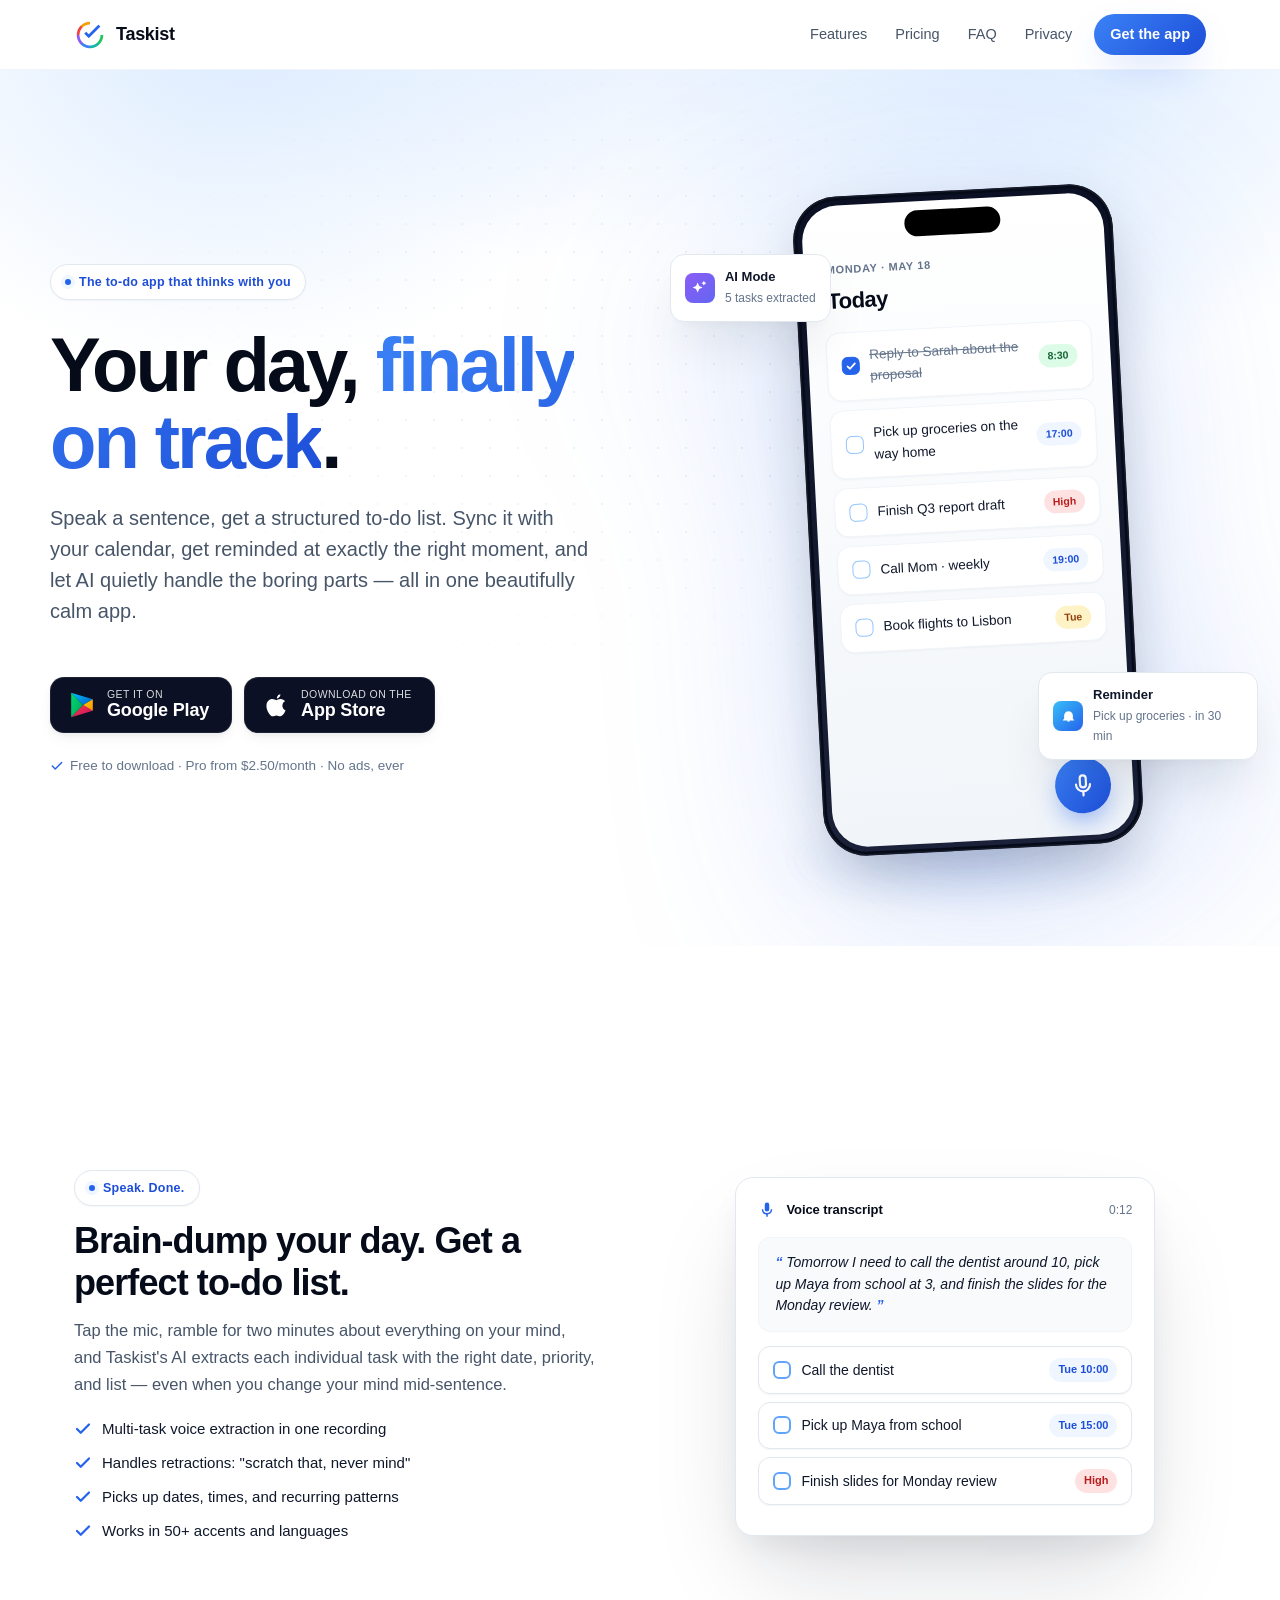
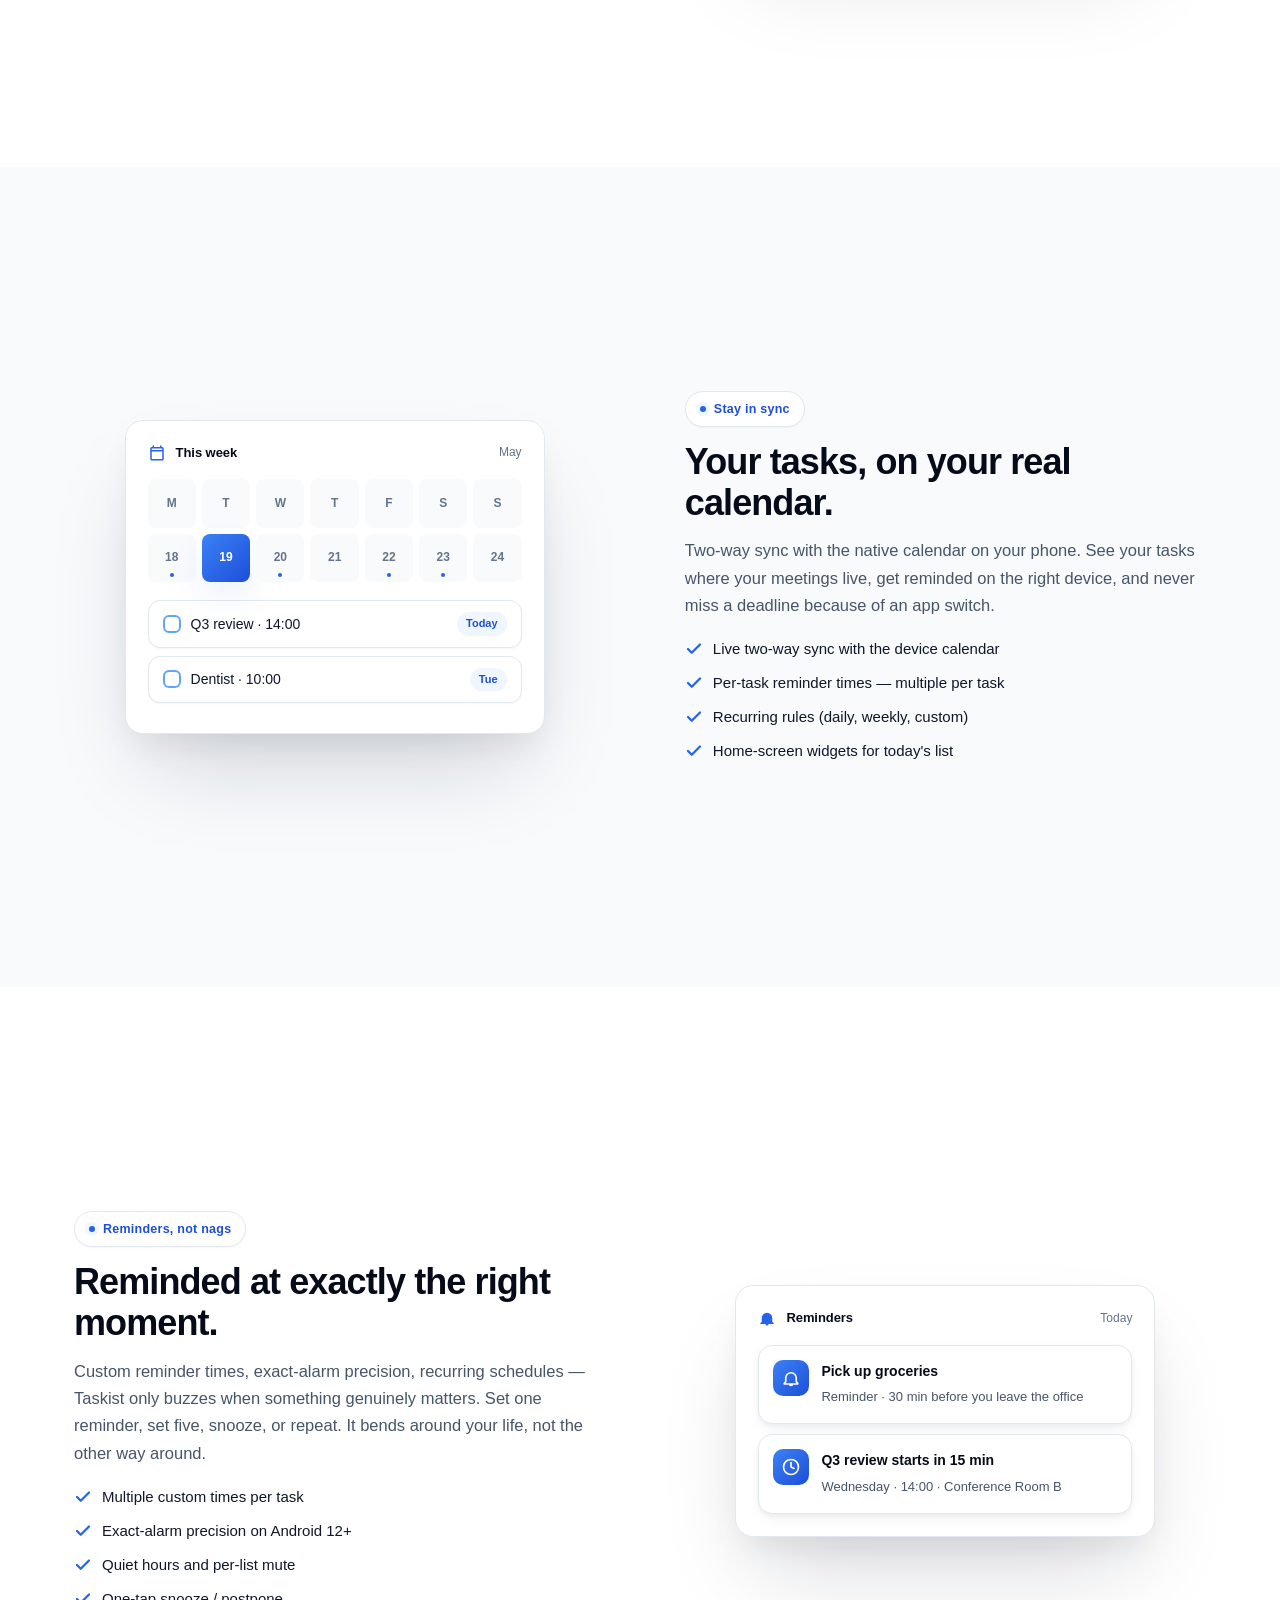
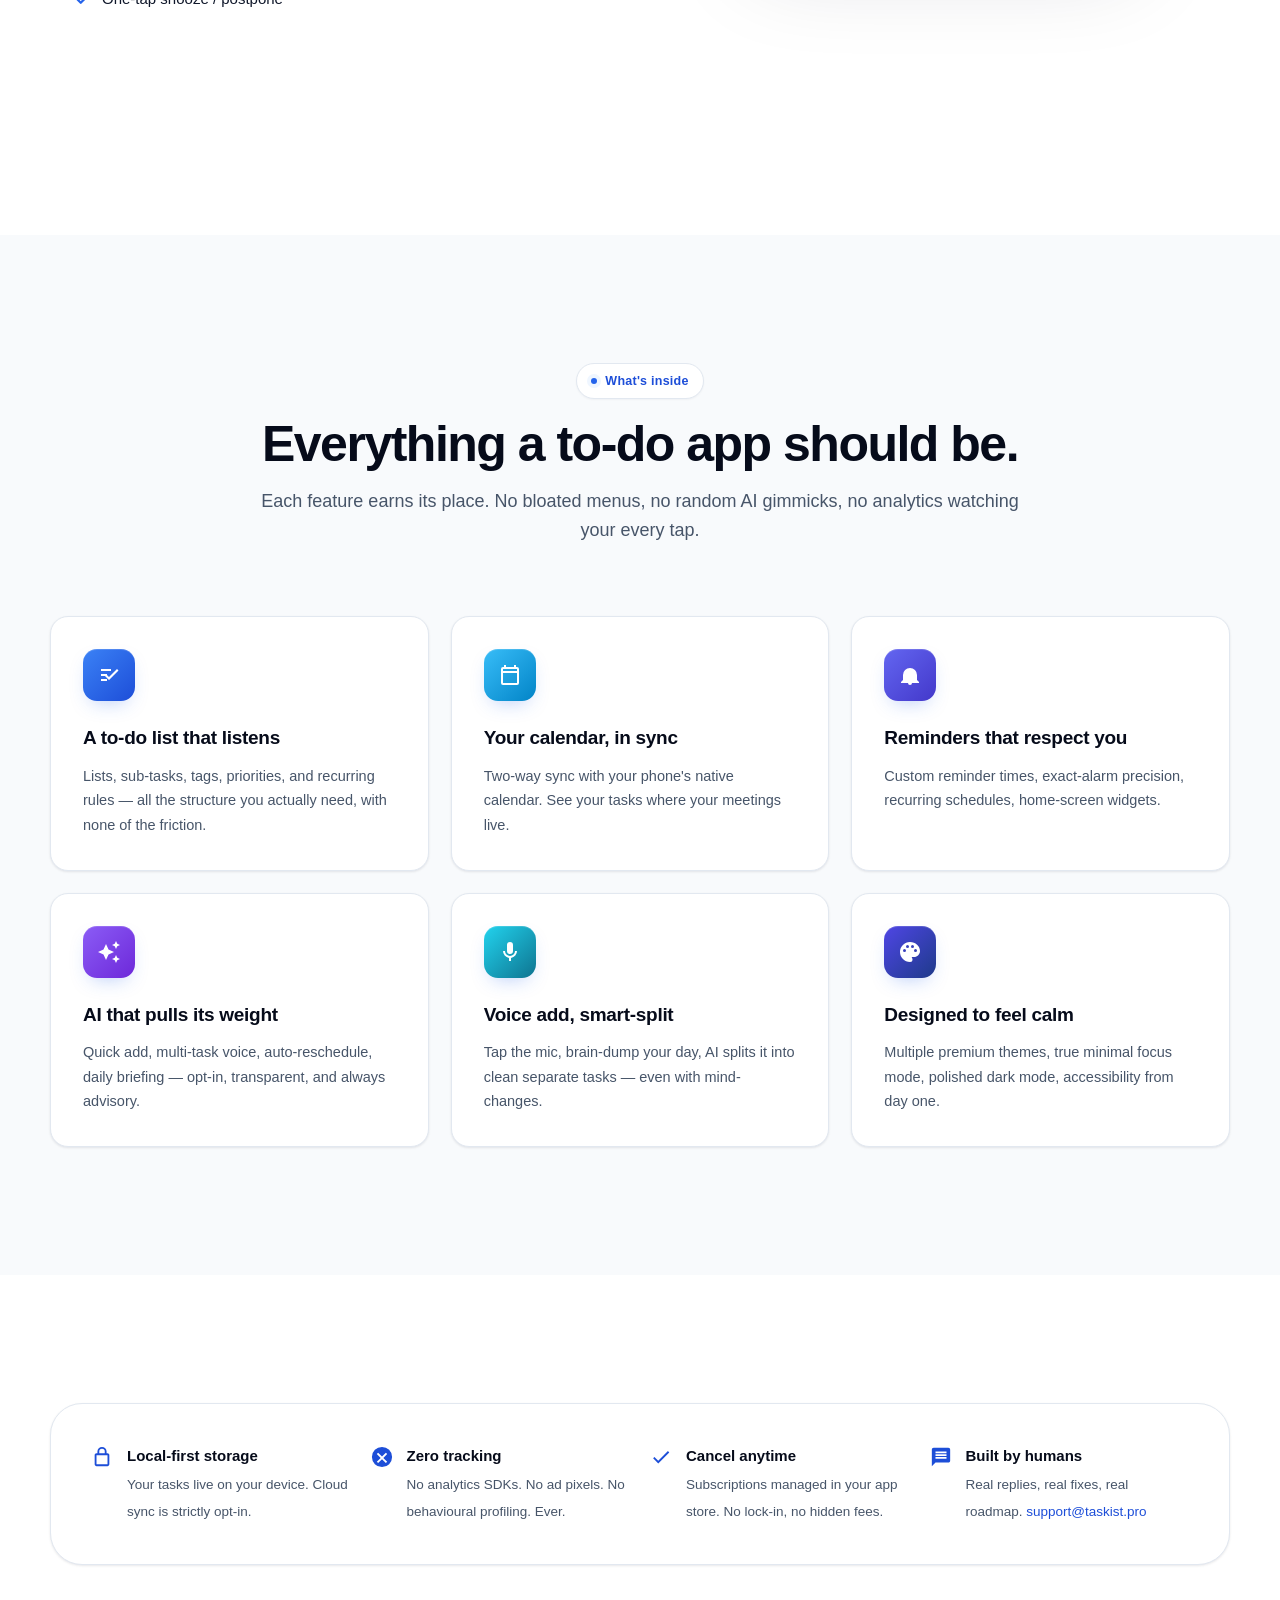
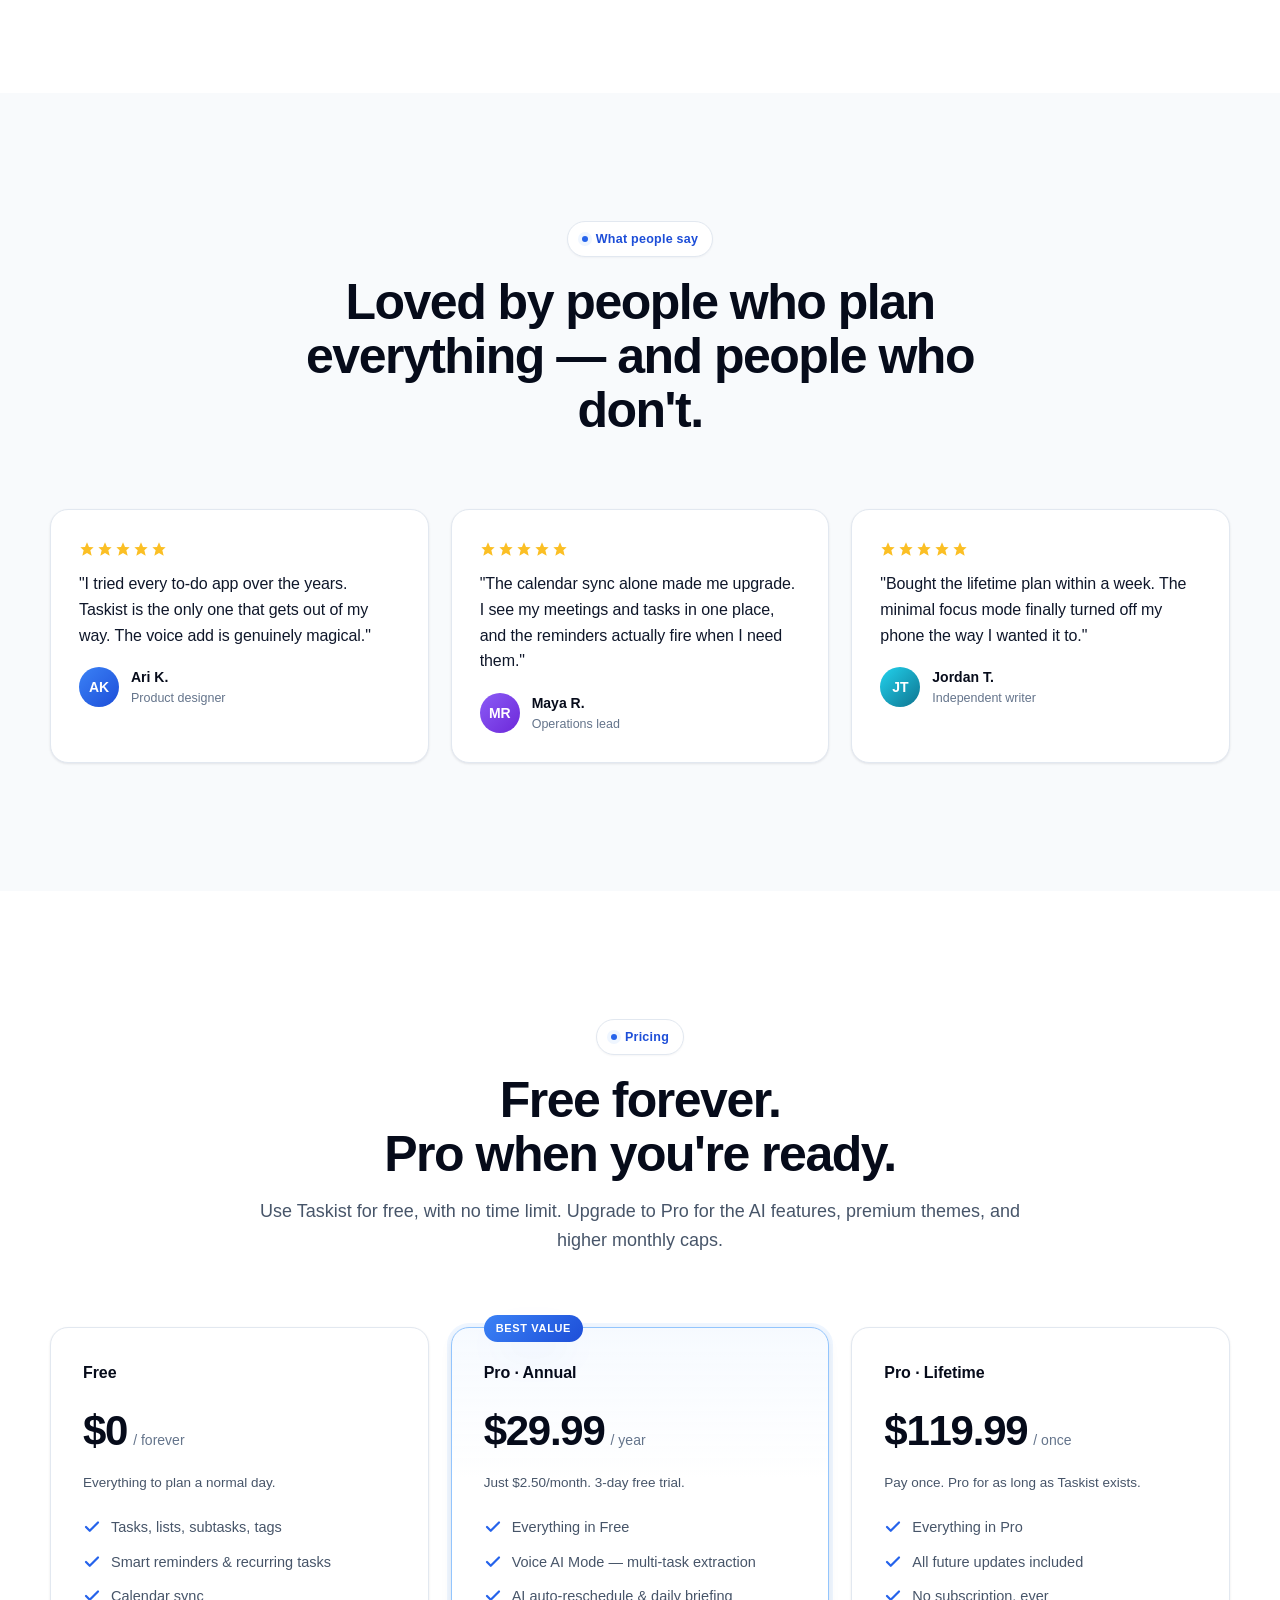
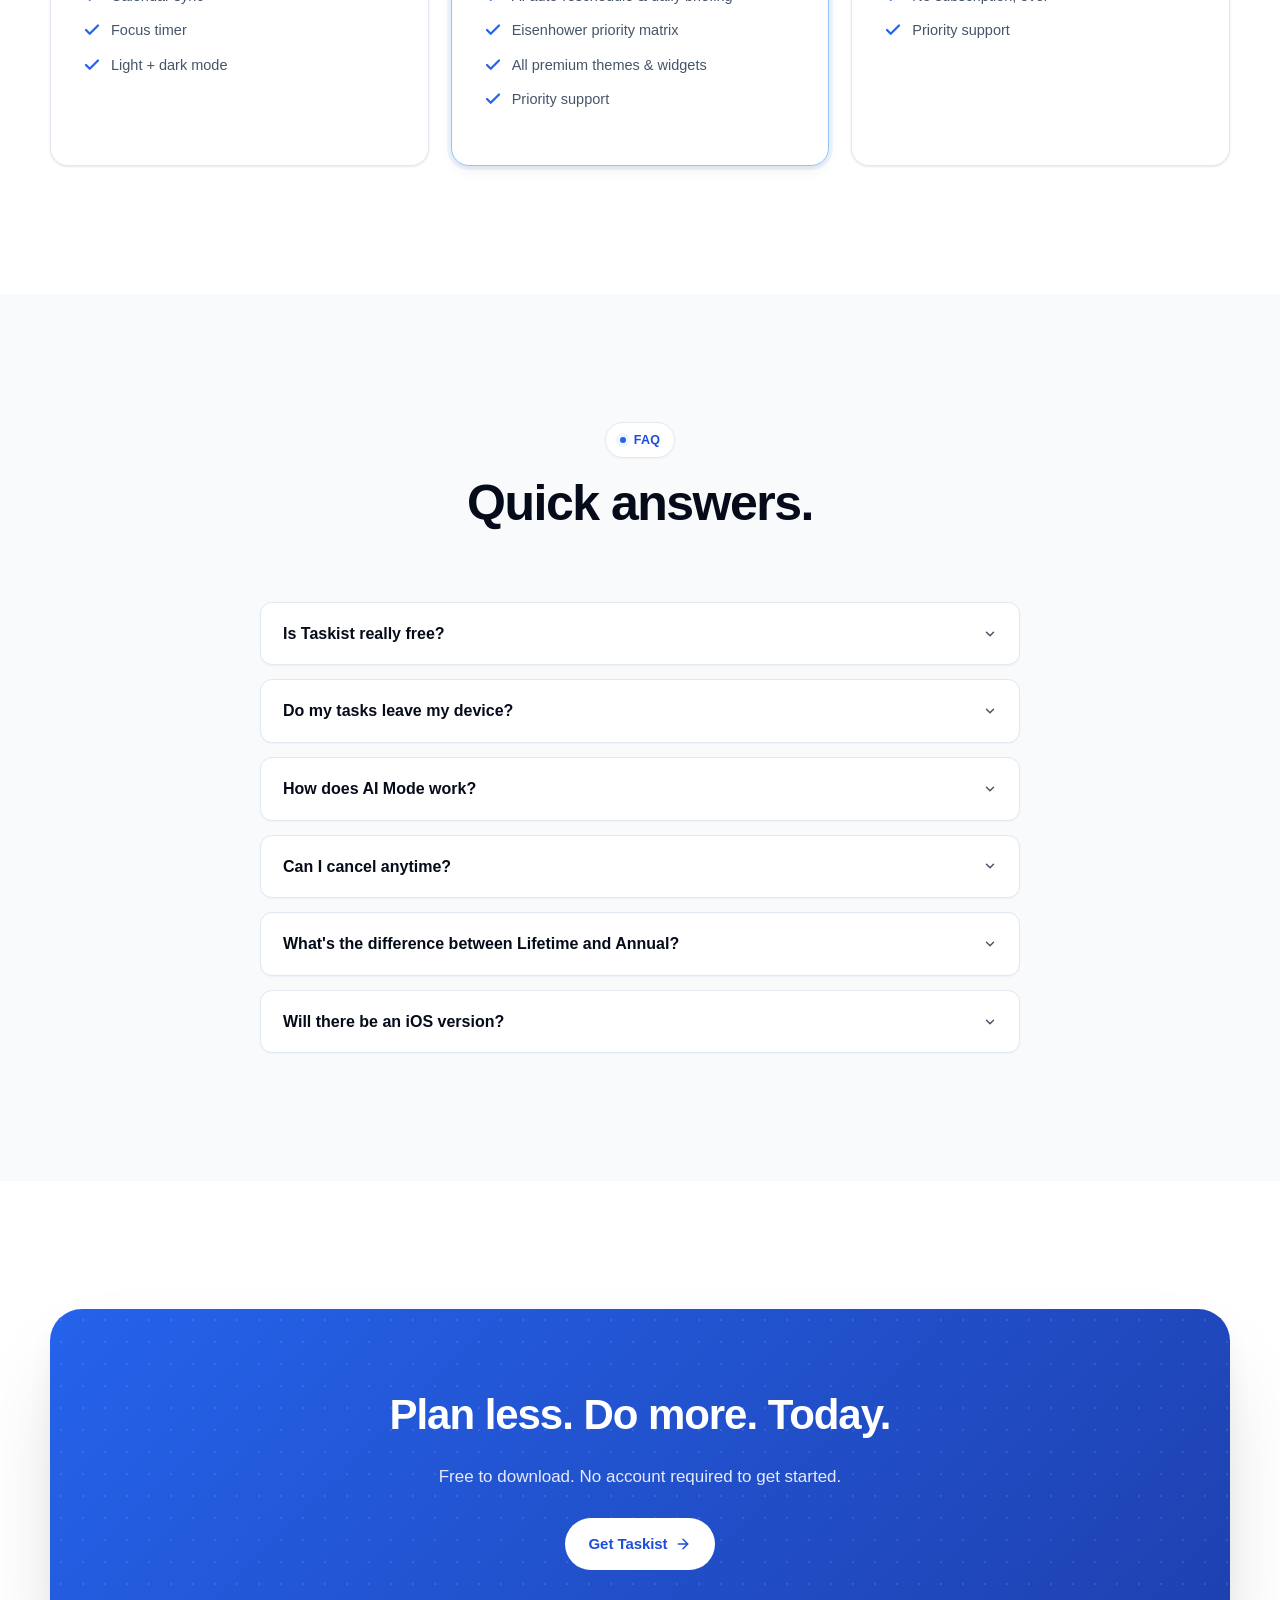
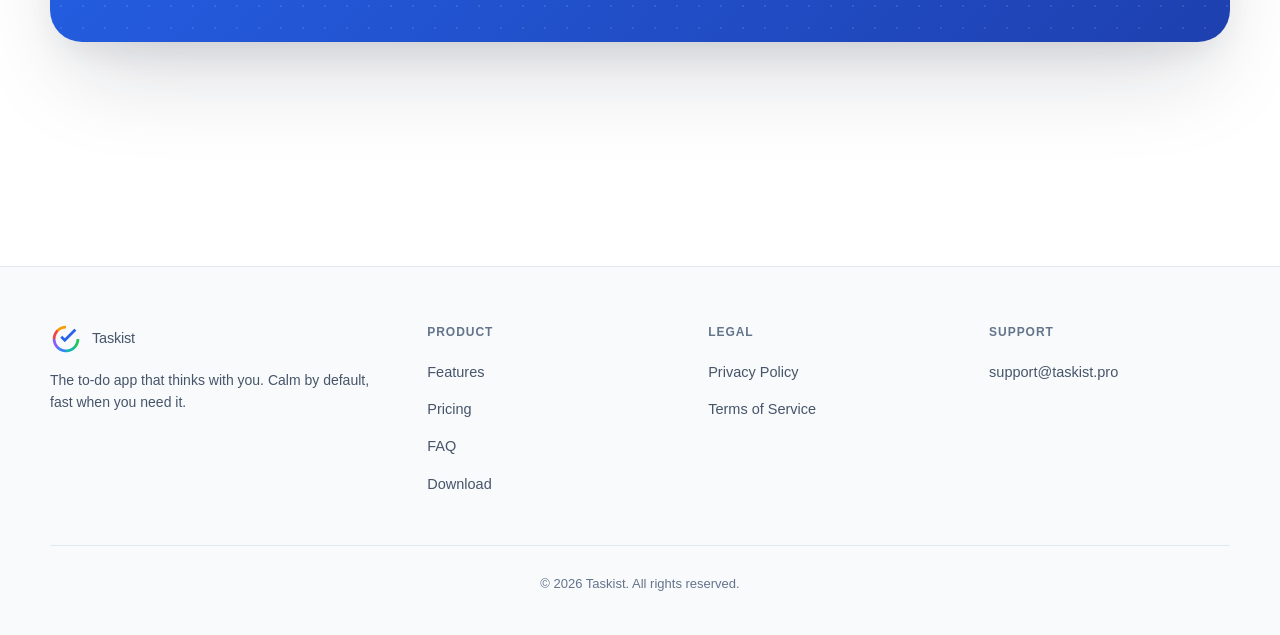
<file: index.html>
<!doctype html>
<html lang="en">
<head>
<meta charset="utf-8" />
<meta name="viewport" content="width=device-width, initial-scale=1" />
<title>Taskist — The to-do app that thinks with you</title>
<meta name="description" content="A fast, AI-powered to-do list, calendar, and reminder app. Speak a sentence, get organised. Built to feel calm and look beautiful." />
<meta property="og:title" content="Taskist" />
<meta property="og:description" content="The to-do app that thinks with you." />
<meta property="og:type" content="website" />
<link rel="icon" type="image/png" href="favicon.png" />
<link rel="apple-touch-icon" href="favicon.png" />
<link rel="stylesheet" href="style.css" />
</head>
<body>

<header class="site-header">
  <div class="site-header__inner">
    <a class="logo" href="/">
      <img class="logo__mark" src="icon.png" alt="Taskist icon" />
      <span>Taskist</span>
    </a>
    <nav class="site-nav">
      <a class="nav-hide-mobile" href="#features">Features</a>
      <a class="nav-hide-mobile" href="#pricing">Pricing</a>
      <a class="nav-hide-mobile" href="#faq">FAQ</a>
      <a href="privacy.html">Privacy</a>
      <a class="nav-cta" href="#download">Get the app</a>
    </nav>
  </div>
</header>

<!-- ============ HERO ============ -->
<section class="hero">
  <div class="hero__inner">

    <div class="hero__copy">
      <span class="eyebrow">
        <span class="eyebrow__dot"></span>
        The to-do app that thinks with you
      </span>
      <h1>Your day, <span class="accent">finally on track</span>.</h1>
      <p class="lead">
        Speak a sentence, get a structured to-do list. Sync it with your
        calendar, get reminded at exactly the right moment, and let AI quietly
        handle the boring parts — all in one beautifully calm app.
      </p>

      <div id="download" class="store-badges">
        <a class="badge-store" href="#" aria-disabled="true" aria-label="Get it on Google Play">
          <svg viewBox="0 0 60 65" aria-hidden="true">
            <defs>
              <linearGradient id="gp1" x1="0" y1="0" x2="1" y2="1">
                <stop offset="0" stop-color="#00C3FF"/><stop offset="1" stop-color="#005FCB"/>
              </linearGradient>
              <linearGradient id="gp2" x1="0" y1="0" x2="1" y2="1">
                <stop offset="0" stop-color="#FFD000"/><stop offset="1" stop-color="#FF9300"/>
              </linearGradient>
              <linearGradient id="gp3" x1="0" y1="0" x2="1" y2="1">
                <stop offset="0" stop-color="#FF3A44"/><stop offset="1" stop-color="#C31162"/>
              </linearGradient>
              <linearGradient id="gp4" x1="0" y1="0" x2="1" y2="1">
                <stop offset="0" stop-color="#00DC73"/><stop offset="1" stop-color="#00A058"/>
              </linearGradient>
            </defs>
            <path d="M3 2 L3 63 L33 32.5 Z" fill="url(#gp4)"/>
            <path d="M3 2 L33 32.5 L57 18 Z" fill="url(#gp1)"/>
            <path d="M3 63 L33 32.5 L57 47 Z" fill="url(#gp3)"/>
            <path d="M33 32.5 L57 18 L57 47 Z" fill="url(#gp2)"/>
          </svg>
          <span class="badge-store__text">
            <span class="small">Get it on</span>
            <span class="big">Google Play</span>
          </span>
        </a>
        <a class="badge-store" href="#" aria-disabled="true" aria-label="Download on the App Store">
          <svg viewBox="0 0 384 512" fill="currentColor" aria-hidden="true">
            <path d="M318.7 268.7c-.2-36.7 16.4-64.4 50-84.8-18.8-26.9-47.2-41.7-84.7-44.6-35.5-2.8-74.3 20.7-88.5 20.7-15 0-49.4-19.7-76.4-19.7C63.3 141.2 4 184.8 4 273.5q0 39.3 14.4 81.2c12.8 36.7 59 126.7 107.2 125.2 25.2-.6 43-17.9 75.8-17.9 31.8 0 48.3 17.9 76.4 17.9 48.6-.7 90.4-82.5 102.6-119.3-65.2-30.7-61.7-90-61.7-91.9zM260.1 100c20.4-24.2 18.5-46.3 17.9-54.2-18 1-38.8 12.2-50.7 26.1-13.1 14.9-20.8 33.3-19.1 53.8 19.4 1.5 37.1-8.4 51.9-25.7z"/>
          </svg>
          <span class="badge-store__text">
            <span class="small">Download on the</span>
            <span class="big">App Store</span>
          </span>
        </a>
      </div>

      <div class="hero__note">
        <svg viewBox="0 0 24 24" fill="none" stroke="currentColor" stroke-width="2.5" stroke-linecap="round" stroke-linejoin="round" aria-hidden="true"><polyline points="20 6 9 17 4 12"/></svg>
        Free to download · Pro from $2.50/month · No ads, ever
      </div>
    </div>

    <!-- Phone mockup + floating cards -->
    <div class="hero__phone-wrap">
      <div class="phone" aria-hidden="true">
        <div class="phone__screen">
          <p class="phone__date">Monday · May 18</p>
          <h3 class="phone__title">Today</h3>
          <div class="phone__list">
            <div class="phone__task phone__task--done">
              <span class="phone__check"></span>
              <span class="phone__label">Reply to Sarah about the proposal</span>
              <span class="phone__pill phone__pill--green">8:30</span>
            </div>
            <div class="phone__task">
              <span class="phone__check"></span>
              <span class="phone__label">Pick up groceries on the way home</span>
              <span class="phone__pill">17:00</span>
            </div>
            <div class="phone__task">
              <span class="phone__check"></span>
              <span class="phone__label">Finish Q3 report draft</span>
              <span class="phone__pill phone__pill--red">High</span>
            </div>
            <div class="phone__task">
              <span class="phone__check"></span>
              <span class="phone__label">Call Mom · weekly</span>
              <span class="phone__pill">19:00</span>
            </div>
            <div class="phone__task">
              <span class="phone__check"></span>
              <span class="phone__label">Book flights to Lisbon</span>
              <span class="phone__pill phone__pill--amber">Tue</span>
            </div>
          </div>
          <div class="phone__mic">
            <svg viewBox="0 0 24 24" fill="none" stroke="currentColor" stroke-width="2.2" stroke-linecap="round" stroke-linejoin="round">
              <rect x="9" y="2" width="6" height="12" rx="3"/>
              <path d="M5 11a7 7 0 0 0 14 0"/>
              <line x1="12" y1="18" x2="12" y2="22"/>
            </svg>
          </div>
        </div>
      </div>

      <!-- Floating UI hints around the phone -->
      <div class="float-card float-card--ai" aria-hidden="true">
        <div class="float-card__icon">
          <svg viewBox="0 0 24 24" fill="currentColor"><path d="M19 9l1.25-2.75L23 5l-2.75-1.25L19 1l-1.25 2.75L15 5l2.75 1.25L19 9zm-7.5.5L9 4 6.5 9.5 1 12l5.5 2.5L9 20l2.5-5.5L17 12l-5.5-2.5z"/></svg>
        </div>
        <div>
          <strong style="font-weight:700">AI Mode</strong><br/>
          <span style="color:var(--text-soft); font-size: 12px;">5 tasks extracted</span>
        </div>
      </div>
      <div class="float-card float-card--bell" aria-hidden="true">
        <div class="float-card__icon">
          <svg viewBox="0 0 24 24" fill="currentColor"><path d="M12 22a2 2 0 0 0 2-2h-4a2 2 0 0 0 2 2zm7-5v-5a7 7 0 1 0-14 0v5l-2 2v1h18v-1l-2-2z"/></svg>
        </div>
        <div>
          <strong style="font-weight:700">Reminder</strong><br/>
          <span style="color:var(--text-soft); font-size: 12px;">Pick up groceries · in 30 min</span>
        </div>
      </div>
    </div>

  </div>
</section>

<!-- ============ SPOTLIGHT 1 — Voice AI ============ -->
<section class="section">
  <div class="container">
    <div class="spotlight">
      <div class="spotlight__copy">
        <span class="eyebrow"><span class="eyebrow__dot"></span>Speak. Done.</span>
        <h3>Brain-dump your day. Get a perfect to-do list.</h3>
        <p>
          Tap the mic, ramble for two minutes about everything on your mind, and
          Taskist's AI extracts each individual task with the right date,
          priority, and list — even when you change your mind mid-sentence.
        </p>
        <ul>
          <li>Multi-task voice extraction in one recording</li>
          <li>Handles retractions: "scratch that, never mind"</li>
          <li>Picks up dates, times, and recurring patterns</li>
          <li>Works in 50+ accents and languages</li>
        </ul>
      </div>
      <div class="spotlight__visual">
        <div class="ui-card">
          <div class="ui-card__head">
            <svg viewBox="0 0 24 24" fill="currentColor"><path d="M12 14a3 3 0 0 0 3-3V5a3 3 0 0 0-6 0v6a3 3 0 0 0 3 3zm5-3a5 5 0 0 1-10 0H5a7 7 0 0 0 6 6.92V21h2v-3.08A7 7 0 0 0 19 11h-2z"/></svg>
            <strong>Voice transcript</strong>
            <span class="ui-card__meta">0:12</span>
          </div>
          <p class="transcript-bubble">
            Tomorrow I need to call the dentist around 10, pick up Maya from school
            at 3, and finish the slides for the Monday review.
          </p>
          <div class="extracted-row">
            <span class="extracted-row__check"></span>
            <span class="extracted-row__label">Call the dentist</span>
            <span class="extracted-row__tag">Tue 10:00</span>
          </div>
          <div class="extracted-row">
            <span class="extracted-row__check"></span>
            <span class="extracted-row__label">Pick up Maya from school</span>
            <span class="extracted-row__tag">Tue 15:00</span>
          </div>
          <div class="extracted-row">
            <span class="extracted-row__check"></span>
            <span class="extracted-row__label">Finish slides for Monday review</span>
            <span class="extracted-row__tag extracted-row__tag--red">High</span>
          </div>
        </div>
      </div>
    </div>
  </div>
</section>

<!-- ============ SPOTLIGHT 2 — Calendar sync ============ -->
<section class="section section--alt">
  <div class="container">
    <div class="spotlight spotlight--reverse">
      <div class="spotlight__copy">
        <span class="eyebrow"><span class="eyebrow__dot"></span>Stay in sync</span>
        <h3>Your tasks, on your real calendar.</h3>
        <p>
          Two-way sync with the native calendar on your phone. See your tasks
          where your meetings live, get reminded on the right device, and never
          miss a deadline because of an app switch.
        </p>
        <ul>
          <li>Live two-way sync with the device calendar</li>
          <li>Per-task reminder times — multiple per task</li>
          <li>Recurring rules (daily, weekly, custom)</li>
          <li>Home-screen widgets for today's list</li>
        </ul>
      </div>
      <div class="spotlight__visual">
        <div class="ui-card">
          <div class="ui-card__head">
            <svg viewBox="0 0 24 24" fill="currentColor"><path d="M19 4h-1V2h-2v2H8V2H6v2H5a2 2 0 0 0-2 2v14a2 2 0 0 0 2 2h14a2 2 0 0 0 2-2V6a2 2 0 0 0-2-2zm0 16H5V10h14v10zM5 8V6h14v2H5z"/></svg>
            <strong>This week</strong>
            <span class="ui-card__meta">May</span>
          </div>
          <div class="cal" aria-hidden="true">
            <div class="cal__day">M</div>
            <div class="cal__day">T</div>
            <div class="cal__day">W</div>
            <div class="cal__day">T</div>
            <div class="cal__day">F</div>
            <div class="cal__day">S</div>
            <div class="cal__day">S</div>

            <div class="cal__day cal__day--has-task">18</div>
            <div class="cal__day cal__day--today">19</div>
            <div class="cal__day cal__day--has-task">20</div>
            <div class="cal__day">21</div>
            <div class="cal__day cal__day--has-task">22</div>
            <div class="cal__day cal__day--has-task">23</div>
            <div class="cal__day">24</div>
          </div>
          <div style="margin-top:18px;">
            <div class="extracted-row">
              <span class="extracted-row__check"></span>
              <span class="extracted-row__label">Q3 review · 14:00</span>
              <span class="extracted-row__tag">Today</span>
            </div>
            <div class="extracted-row">
              <span class="extracted-row__check"></span>
              <span class="extracted-row__label">Dentist · 10:00</span>
              <span class="extracted-row__tag">Tue</span>
            </div>
          </div>
        </div>
      </div>
    </div>
  </div>
</section>

<!-- ============ SPOTLIGHT 3 — Reminders ============ -->
<section class="section">
  <div class="container">
    <div class="spotlight">
      <div class="spotlight__copy">
        <span class="eyebrow"><span class="eyebrow__dot"></span>Reminders, not nags</span>
        <h3>Reminded at exactly the right moment.</h3>
        <p>
          Custom reminder times, exact-alarm precision, recurring schedules —
          Taskist only buzzes when something genuinely matters. Set one
          reminder, set five, snooze, or repeat. It bends around your life,
          not the other way around.
        </p>
        <ul>
          <li>Multiple custom times per task</li>
          <li>Exact-alarm precision on Android 12+</li>
          <li>Quiet hours and per-list mute</li>
          <li>One-tap snooze / postpone</li>
        </ul>
      </div>
      <div class="spotlight__visual">
        <div class="ui-card">
          <div class="ui-card__head">
            <svg viewBox="0 0 24 24" fill="currentColor"><path d="M12 22a2 2 0 0 0 2-2h-4a2 2 0 0 0 2 2zm7-5v-5a7 7 0 1 0-14 0v5l-2 2v1h18v-1l-2-2z"/></svg>
            <strong>Reminders</strong>
            <span class="ui-card__meta">Today</span>
          </div>
          <div class="notif" style="margin-bottom:10px;">
            <div class="notif__icon">
              <svg viewBox="0 0 24 24" fill="none" stroke="currentColor" stroke-width="2.2" stroke-linecap="round" stroke-linejoin="round"><path d="M12 22a2 2 0 0 0 2-2h-4a2 2 0 0 0 2 2zm7-5v-5a7 7 0 1 0-14 0v5l-2 2v1h18v-1l-2-2z"/></svg>
            </div>
            <div class="notif__body">
              <strong>Pick up groceries</strong>
              <span>Reminder · 30 min before you leave the office</span>
            </div>
          </div>
          <div class="notif">
            <div class="notif__icon">
              <svg viewBox="0 0 24 24" fill="none" stroke="currentColor" stroke-width="2.2" stroke-linecap="round" stroke-linejoin="round"><circle cx="12" cy="12" r="10"/><polyline points="12 6 12 12 16 14"/></svg>
            </div>
            <div class="notif__body">
              <strong>Q3 review starts in 15 min</strong>
              <span>Wednesday · 14:00 · Conference Room B</span>
            </div>
          </div>
        </div>
      </div>
    </div>
  </div>
</section>

<!-- ============ FEATURES GRID (secondary) ============ -->
<section id="features" class="section section--alt">
  <div class="section__head">
    <span class="eyebrow"><span class="eyebrow__dot"></span>What's inside</span>
    <h2 class="section__title">Everything a to-do app should be.</h2>
    <p class="section__subtitle">
      Each feature earns its place. No bloated menus, no random AI gimmicks, no
      analytics watching your every tap.
    </p>
  </div>

  <div class="features">
    <article class="feature">
      <div class="icon-tile icon-tile--blue" aria-hidden="true">
        <svg viewBox="0 0 24 24" fill="currentColor"><path d="M9 11l3 3 8-8 1.5 1.5L12 17l-4.5-4.5L9 11zM4 6h10v2H4V6zm0 5h6v2H4v-2zm0 5h6v2H4v-2z"/></svg>
      </div>
      <h3>A to-do list that listens</h3>
      <p>Lists, sub-tasks, tags, priorities, and recurring rules — all the structure you actually need, with none of the friction.</p>
    </article>

    <article class="feature">
      <div class="icon-tile icon-tile--sky" aria-hidden="true">
        <svg viewBox="0 0 24 24" fill="currentColor"><path d="M19 4h-1V2h-2v2H8V2H6v2H5a2 2 0 0 0-2 2v14a2 2 0 0 0 2 2h14a2 2 0 0 0 2-2V6a2 2 0 0 0-2-2zm0 16H5V10h14v10zM5 8V6h14v2H5z"/></svg>
      </div>
      <h3>Your calendar, in sync</h3>
      <p>Two-way sync with your phone's native calendar. See your tasks where your meetings live.</p>
    </article>

    <article class="feature">
      <div class="icon-tile icon-tile--indigo" aria-hidden="true">
        <svg viewBox="0 0 24 24" fill="currentColor"><path d="M12 22a2 2 0 0 0 2-2h-4a2 2 0 0 0 2 2zm7-5v-5a7 7 0 1 0-14 0v5l-2 2v1h18v-1l-2-2z"/></svg>
      </div>
      <h3>Reminders that respect you</h3>
      <p>Custom reminder times, exact-alarm precision, recurring schedules, home-screen widgets.</p>
    </article>

    <article class="feature">
      <div class="icon-tile icon-tile--violet" aria-hidden="true">
        <svg viewBox="0 0 24 24" fill="currentColor"><path d="M19 9l1.25-2.75L23 5l-2.75-1.25L19 1l-1.25 2.75L15 5l2.75 1.25L19 9zm-7.5.5L9 4 6.5 9.5 1 12l5.5 2.5L9 20l2.5-5.5L17 12l-5.5-2.5zM19 15l-1.25 2.75L15 19l2.75 1.25L19 23l1.25-2.75L23 19l-2.75-1.25L19 15z"/></svg>
      </div>
      <h3>AI that pulls its weight</h3>
      <p>Quick add, multi-task voice, auto-reschedule, daily briefing — opt-in, transparent, and always advisory.</p>
    </article>

    <article class="feature">
      <div class="icon-tile icon-tile--cyan" aria-hidden="true">
        <svg viewBox="0 0 24 24" fill="currentColor"><path d="M12 14a3 3 0 0 0 3-3V5a3 3 0 0 0-6 0v6a3 3 0 0 0 3 3zm5-3a5 5 0 0 1-10 0H5a7 7 0 0 0 6 6.92V21h2v-3.08A7 7 0 0 0 19 11h-2z"/></svg>
      </div>
      <h3>Voice add, smart-split</h3>
      <p>Tap the mic, brain-dump your day, AI splits it into clean separate tasks — even with mind-changes.</p>
    </article>

    <article class="feature">
      <div class="icon-tile icon-tile--royal" aria-hidden="true">
        <svg viewBox="0 0 24 24" fill="currentColor"><path d="M12 22C6.49 22 2 17.51 2 12S6.49 2 12 2s10 4.04 10 9c0 3.31-2.69 6-6 6h-1.77c-.28 0-.5.22-.5.5 0 .12.05.23.13.33.41.47.64 1.06.64 1.67A2.5 2.5 0 0 1 12 22zM6.5 12a1.5 1.5 0 1 0 0-3 1.5 1.5 0 0 0 0 3zm3-4a1.5 1.5 0 1 0 0-3 1.5 1.5 0 0 0 0 3zm5 0a1.5 1.5 0 1 0 0-3 1.5 1.5 0 0 0 0 3zm3 4a1.5 1.5 0 1 0 0-3 1.5 1.5 0 0 0 0 3z"/></svg>
      </div>
      <h3>Designed to feel calm</h3>
      <p>Multiple premium themes, true minimal focus mode, polished dark mode, accessibility from day one.</p>
    </article>
  </div>
</section>

<!-- ============ TRUST STRIP ============ -->
<section class="section">
  <div class="trust">
    <div class="trust__item">
      <svg viewBox="0 0 24 24" fill="currentColor" aria-hidden="true"><path d="M18 8h-1V6a5 5 0 1 0-10 0v2H6c-1.1 0-2 .9-2 2v10c0 1.1.9 2 2 2h12c1.1 0 2-.9 2-2V10c0-1.1-.9-2-2-2zM9 6a3 3 0 0 1 6 0v2H9V6zm9 14H6V10h12v10z"/></svg>
      <div>
        <strong>Local-first storage</strong>
        <span>Your tasks live on your device. Cloud sync is strictly opt-in.</span>
      </div>
    </div>
    <div class="trust__item">
      <svg viewBox="0 0 24 24" fill="currentColor" aria-hidden="true"><path d="M12 1a11 11 0 1 0 11 11A11.01 11.01 0 0 0 12 1zm5.66 16.24l-1.42 1.42L12 14.42l-4.24 4.24-1.42-1.42L10.58 13 6.34 8.76l1.42-1.42L12 11.58l4.24-4.24 1.42 1.42L13.42 13l4.24 4.24z"/></svg>
      <div>
        <strong>Zero tracking</strong>
        <span>No analytics SDKs. No ad pixels. No behavioural profiling. Ever.</span>
      </div>
    </div>
    <div class="trust__item">
      <svg viewBox="0 0 24 24" fill="currentColor" aria-hidden="true"><path d="M9 16.17L4.83 12l-1.42 1.41L9 19 21 7l-1.41-1.41z"/></svg>
      <div>
        <strong>Cancel anytime</strong>
        <span>Subscriptions managed in your app store. No lock-in, no hidden fees.</span>
      </div>
    </div>
    <div class="trust__item">
      <svg viewBox="0 0 24 24" fill="currentColor" aria-hidden="true"><path d="M20 2H4c-1.1 0-2 .9-2 2v18l4-4h14c1.1 0 2-.9 2-2V4c0-1.1-.9-2-2-2zm-2 12H6v-2h12v2zm0-3H6V9h12v2zm0-3H6V6h12v2z"/></svg>
      <div>
        <strong>Built by humans</strong>
        <span>Real replies, real fixes, real roadmap. <a href="mailto:support@taskist.pro">support@taskist.pro</a></span>
      </div>
    </div>
  </div>
</section>

<!-- ============ TESTIMONIALS ============ -->
<section class="section section--alt">
  <div class="section__head">
    <span class="eyebrow"><span class="eyebrow__dot"></span>What people say</span>
    <h2 class="section__title">Loved by people who plan everything &mdash; and people who don't.</h2>
  </div>
  <div class="testimonials">
    <article class="testimonial">
      <div class="testimonial__stars" aria-label="5 out of 5">
        <svg viewBox="0 0 24 24" fill="currentColor"><polygon points="12 2 15 9 22 9.3 17 14 19 22 12 18 5 22 7 14 2 9.3 9 9 12 2"/></svg>
        <svg viewBox="0 0 24 24" fill="currentColor"><polygon points="12 2 15 9 22 9.3 17 14 19 22 12 18 5 22 7 14 2 9.3 9 9 12 2"/></svg>
        <svg viewBox="0 0 24 24" fill="currentColor"><polygon points="12 2 15 9 22 9.3 17 14 19 22 12 18 5 22 7 14 2 9.3 9 9 12 2"/></svg>
        <svg viewBox="0 0 24 24" fill="currentColor"><polygon points="12 2 15 9 22 9.3 17 14 19 22 12 18 5 22 7 14 2 9.3 9 9 12 2"/></svg>
        <svg viewBox="0 0 24 24" fill="currentColor"><polygon points="12 2 15 9 22 9.3 17 14 19 22 12 18 5 22 7 14 2 9.3 9 9 12 2"/></svg>
      </div>
      <p>"I tried every to-do app over the years. Taskist is the only one that gets out of my way. The voice add is genuinely magical."</p>
      <div class="testimonial__person">
        <div class="testimonial__avatar avatar--a">AK</div>
        <div>
          <div class="testimonial__name">Ari K.</div>
          <div class="testimonial__role">Product designer</div>
        </div>
      </div>
    </article>

    <article class="testimonial">
      <div class="testimonial__stars" aria-label="5 out of 5">
        <svg viewBox="0 0 24 24" fill="currentColor"><polygon points="12 2 15 9 22 9.3 17 14 19 22 12 18 5 22 7 14 2 9.3 9 9 12 2"/></svg>
        <svg viewBox="0 0 24 24" fill="currentColor"><polygon points="12 2 15 9 22 9.3 17 14 19 22 12 18 5 22 7 14 2 9.3 9 9 12 2"/></svg>
        <svg viewBox="0 0 24 24" fill="currentColor"><polygon points="12 2 15 9 22 9.3 17 14 19 22 12 18 5 22 7 14 2 9.3 9 9 12 2"/></svg>
        <svg viewBox="0 0 24 24" fill="currentColor"><polygon points="12 2 15 9 22 9.3 17 14 19 22 12 18 5 22 7 14 2 9.3 9 9 12 2"/></svg>
        <svg viewBox="0 0 24 24" fill="currentColor"><polygon points="12 2 15 9 22 9.3 17 14 19 22 12 18 5 22 7 14 2 9.3 9 9 12 2"/></svg>
      </div>
      <p>"The calendar sync alone made me upgrade. I see my meetings and tasks in one place, and the reminders actually fire when I need them."</p>
      <div class="testimonial__person">
        <div class="testimonial__avatar avatar--b">MR</div>
        <div>
          <div class="testimonial__name">Maya R.</div>
          <div class="testimonial__role">Operations lead</div>
        </div>
      </div>
    </article>

    <article class="testimonial">
      <div class="testimonial__stars" aria-label="5 out of 5">
        <svg viewBox="0 0 24 24" fill="currentColor"><polygon points="12 2 15 9 22 9.3 17 14 19 22 12 18 5 22 7 14 2 9.3 9 9 12 2"/></svg>
        <svg viewBox="0 0 24 24" fill="currentColor"><polygon points="12 2 15 9 22 9.3 17 14 19 22 12 18 5 22 7 14 2 9.3 9 9 12 2"/></svg>
        <svg viewBox="0 0 24 24" fill="currentColor"><polygon points="12 2 15 9 22 9.3 17 14 19 22 12 18 5 22 7 14 2 9.3 9 9 12 2"/></svg>
        <svg viewBox="0 0 24 24" fill="currentColor"><polygon points="12 2 15 9 22 9.3 17 14 19 22 12 18 5 22 7 14 2 9.3 9 9 12 2"/></svg>
        <svg viewBox="0 0 24 24" fill="currentColor"><polygon points="12 2 15 9 22 9.3 17 14 19 22 12 18 5 22 7 14 2 9.3 9 9 12 2"/></svg>
      </div>
      <p>"Bought the lifetime plan within a week. The minimal focus mode finally turned off my phone the way I wanted it to."</p>
      <div class="testimonial__person">
        <div class="testimonial__avatar avatar--c">JT</div>
        <div>
          <div class="testimonial__name">Jordan T.</div>
          <div class="testimonial__role">Independent writer</div>
        </div>
      </div>
    </article>
  </div>
</section>

<!-- ============ PRICING ============ -->
<section id="pricing" class="section">
  <div class="section__head">
    <span class="eyebrow"><span class="eyebrow__dot"></span>Pricing</span>
    <h2 class="section__title">Free forever.<br/>Pro when you're ready.</h2>
    <p class="section__subtitle">
      Use Taskist for free, with no time limit. Upgrade to Pro for the AI
      features, premium themes, and higher monthly caps.
    </p>
  </div>

  <div class="pricing">
    <div class="plan">
      <h3>Free</h3>
      <div class="plan__price">
        <span class="num">$0</span>
        <span class="per">/ forever</span>
      </div>
      <p class="plan__hint">Everything to plan a normal day.</p>
      <ul>
        <li>Tasks, lists, subtasks, tags</li>
        <li>Smart reminders &amp; recurring tasks</li>
        <li>Calendar sync</li>
        <li>Focus timer</li>
        <li>Light + dark mode</li>
      </ul>
    </div>

    <div class="plan plan--feature">
      <span class="plan__tag">Best value</span>
      <h3>Pro · Annual</h3>
      <div class="plan__price">
        <span class="num">$29.99</span>
        <span class="per">/ year</span>
      </div>
      <p class="plan__hint">Just $2.50/month. 3-day free trial.</p>
      <ul>
        <li>Everything in Free</li>
        <li>Voice AI Mode — multi-task extraction</li>
        <li>AI auto-reschedule &amp; daily briefing</li>
        <li>Eisenhower priority matrix</li>
        <li>All premium themes &amp; widgets</li>
        <li>Priority support</li>
      </ul>
    </div>

    <div class="plan">
      <h3>Pro · Lifetime</h3>
      <div class="plan__price">
        <span class="num">$119.99</span>
        <span class="per">/ once</span>
      </div>
      <p class="plan__hint">Pay once. Pro for as long as Taskist exists.</p>
      <ul>
        <li>Everything in Pro</li>
        <li>All future updates included</li>
        <li>No subscription, ever</li>
        <li>Priority support</li>
      </ul>
    </div>
  </div>
</section>

<!-- ============ FAQ ============ -->
<section id="faq" class="section section--alt">
  <div class="section__head">
    <span class="eyebrow"><span class="eyebrow__dot"></span>FAQ</span>
    <h2 class="section__title">Quick answers.</h2>
  </div>
  <div class="faq">
    <details>
      <summary>Is Taskist really free?</summary>
      <p>Yes. The core to-do, calendar sync, reminders, and focus timer are free forever, with no time limit. AI features and premium themes are part of Taskist Pro.</p>
    </details>
    <details>
      <summary>Do my tasks leave my device?</summary>
      <p>No. Your tasks stay on your phone unless you sign in to back them up. Even then, we only keep what's needed so your tasks show up on your other devices — nothing more.</p>
    </details>
    <details>
      <summary>How does AI Mode work?</summary>
      <p>When you enable AI Mode, Taskist takes your voice input and turns it into a structured list of tasks — with dates, priorities, and tags. Nothing is stored on our side, and you can disable AI features in Settings at any time.</p>
    </details>
    <details>
      <summary>Can I cancel anytime?</summary>
      <p>Yes. Subscriptions are managed entirely through Google Play or the App Store. Cancel any time from your store account settings; you keep Pro access until the end of the current billing period.</p>
    </details>
    <details>
      <summary>What's the difference between Lifetime and Annual?</summary>
      <p>Lifetime is a one-time purchase that grants Pro access for as long as Taskist exists as a product, including all future updates. Annual is a recurring subscription with a free trial. Pick whichever fits how you like to pay.</p>
    </details>
    <details>
      <summary>Will there be an iOS version?</summary>
      <p>Yes. Android is launching first, with iOS following within a few weeks of the public launch. Your Pro purchase carries across platforms — sign in on the second device and your subscription is recognised automatically.</p>
    </details>
  </div>
</section>

<!-- ============ FINAL CTA ============ -->
<section class="section">
  <div class="cta-banner">
    <h2>Plan less. Do more. Today.</h2>
    <p>Free to download. No account required to get started.</p>
    <a class="btn btn--white" href="#download">
      Get Taskist
      <svg viewBox="0 0 24 24" fill="none" stroke="currentColor" stroke-width="2.2" stroke-linecap="round" stroke-linejoin="round" aria-hidden="true"><path d="M5 12h14"/><path d="M12 5l7 7-7 7"/></svg>
    </a>
  </div>
</section>

<!-- ============ FOOTER ============ -->
<footer class="site-footer">
  <div class="site-footer__inner">
    <div class="site-footer__col site-footer__brand">
      <a class="logo" href="/">
        <img class="logo__mark" src="icon.png" alt="Taskist icon" />
        <span>Taskist</span>
      </a>
      <p>The to-do app that thinks with you. Calm by default, fast when you need it.</p>
    </div>
    <div class="site-footer__col">
      <h4>Product</h4>
      <ul>
        <li><a href="#features">Features</a></li>
        <li><a href="#pricing">Pricing</a></li>
        <li><a href="#faq">FAQ</a></li>
        <li><a href="#download">Download</a></li>
      </ul>
    </div>
    <div class="site-footer__col">
      <h4>Legal</h4>
      <ul>
        <li><a href="privacy.html">Privacy Policy</a></li>
        <li><a href="terms.html">Terms of Service</a></li>
      </ul>
    </div>
    <div class="site-footer__col">
      <h4>Support</h4>
      <ul>
        <li><a href="mailto:support@taskist.pro">support@taskist.pro</a></li>
      </ul>
    </div>
  </div>
  <div class="site-footer__bottom">© 2026 Taskist. All rights reserved.</div>
</footer>

</body>
</html>
</file>
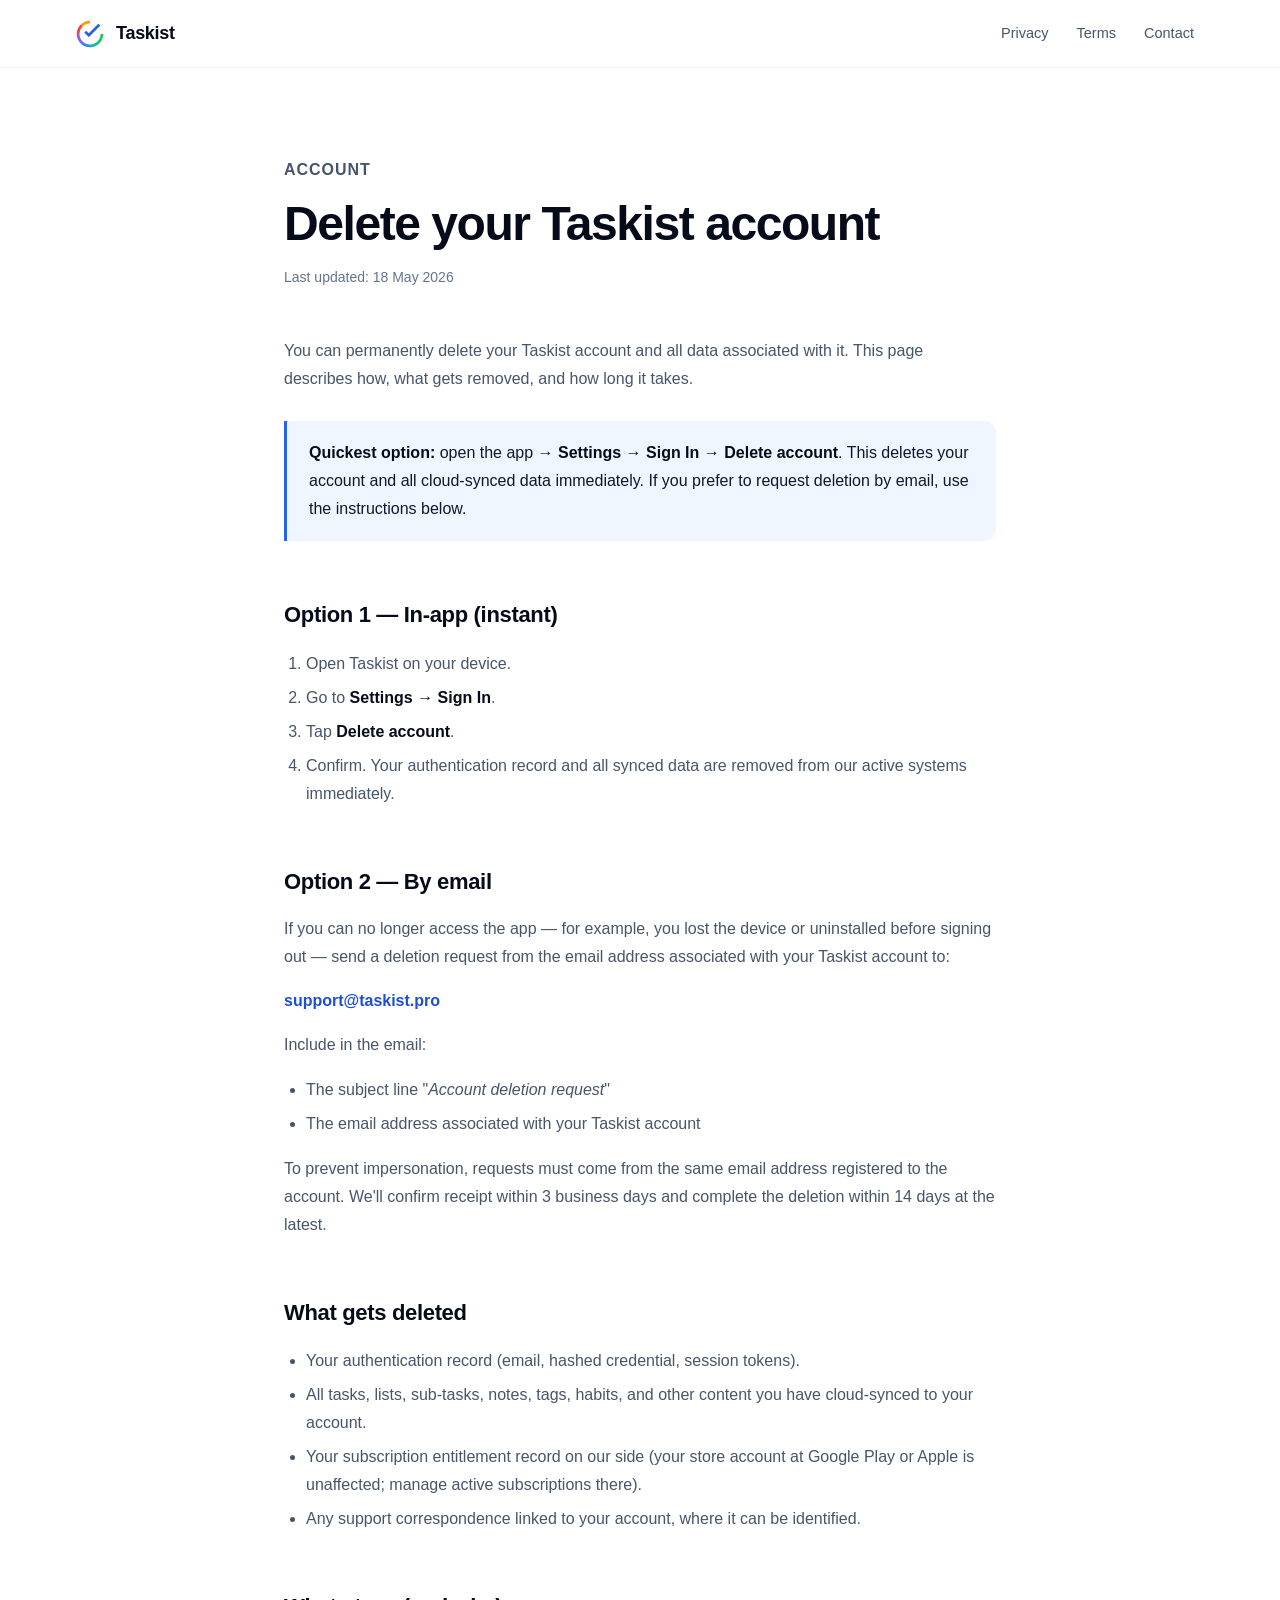
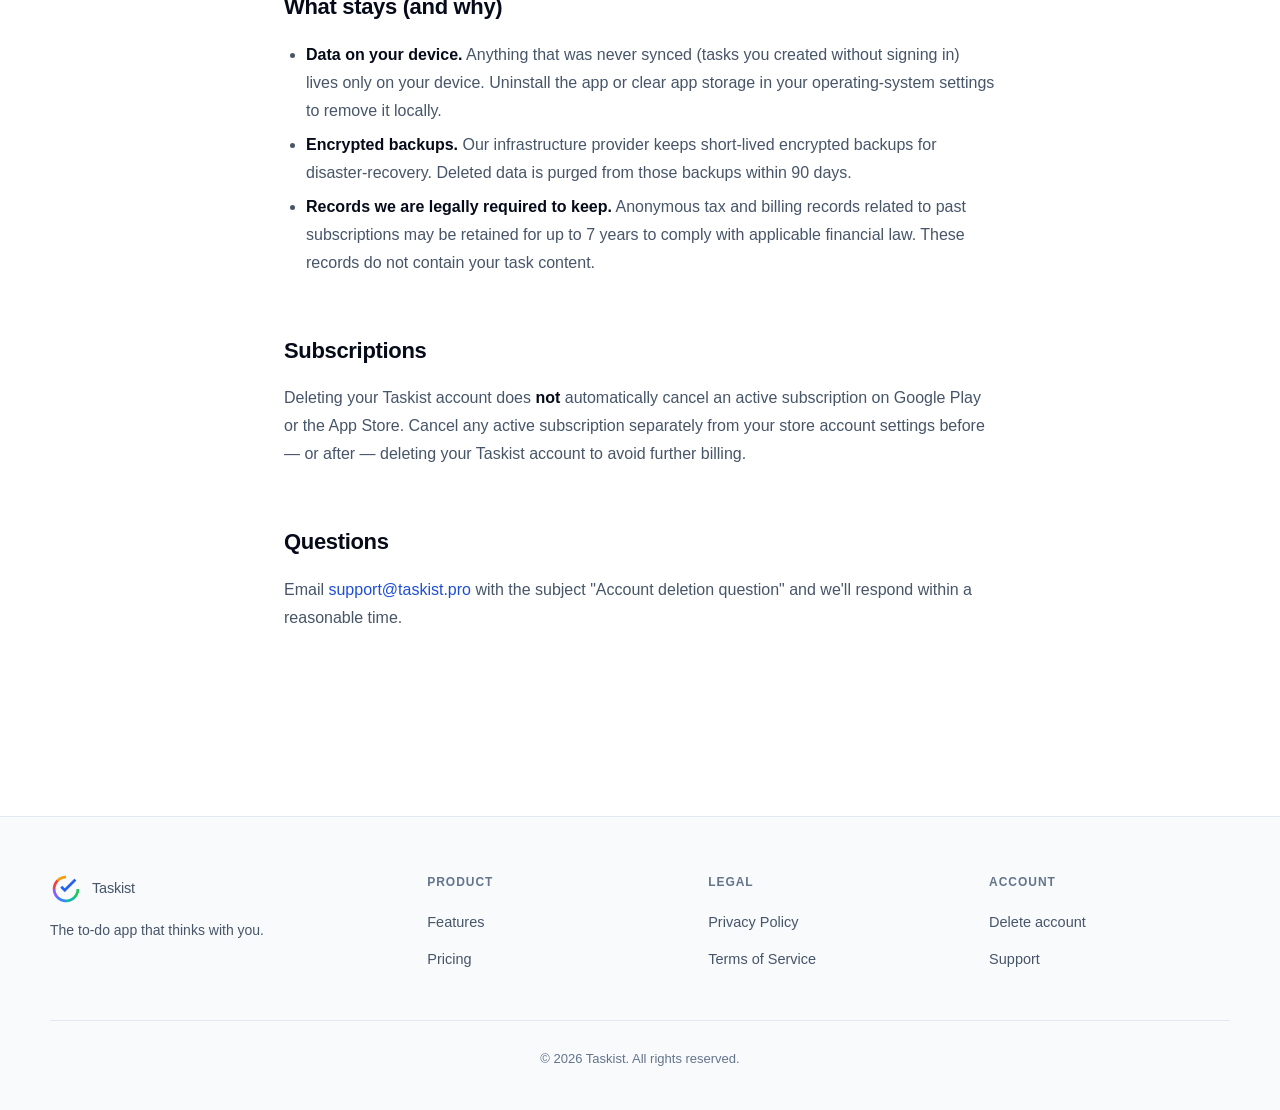
<file: delete-account.html>
<!doctype html>
<html lang="en">
<head>
<meta charset="utf-8" />
<meta name="viewport" content="width=device-width, initial-scale=1" />
<title>Delete your Taskist account</title>
<meta name="description" content="Request deletion of your Taskist account and all associated data." />
<link rel="icon" type="image/png" href="favicon.png" />
<link rel="apple-touch-icon" href="favicon.png" />
<link rel="stylesheet" href="style.css" />
</head>
<body>

<header class="site-header">
  <div class="site-header__inner">
    <a class="logo" href="/">
      <img class="logo__mark" src="icon.png" alt="Taskist icon" />
      <span>Taskist</span>
    </a>
    <nav class="site-nav">
      <a href="privacy.html">Privacy</a>
      <a href="terms.html">Terms</a>
      <a href="mailto:support@taskist.pro">Contact</a>
    </nav>
  </div>
</header>

<article class="article">
  <p class="article__eyebrow">Account</p>
  <h1>Delete your Taskist account</h1>
  <p class="updated">Last updated: 18 May 2026</p>

  <p>You can permanently delete your Taskist account and all data associated
  with it. This page describes how, what gets removed, and how long it
  takes.</p>

  <div class="callout">
    <p><strong>Quickest option:</strong> open the app → <strong>Settings →
    Sign In → Delete account</strong>. This deletes your account and all
    cloud-synced data immediately. If you prefer to request deletion by
    email, use the instructions below.</p>
  </div>

  <h2>Option 1 — In-app (instant)</h2>
  <ol>
    <li>Open Taskist on your device.</li>
    <li>Go to <strong>Settings → Sign In</strong>.</li>
    <li>Tap <strong>Delete account</strong>.</li>
    <li>Confirm. Your authentication record and all synced data are removed from our active systems immediately.</li>
  </ol>

  <h2>Option 2 — By email</h2>
  <p>If you can no longer access the app — for example, you lost the device
  or uninstalled before signing out — send a deletion request from the
  email address associated with your Taskist account to:</p>
  <p><strong><a href="mailto:support@taskist.pro?subject=Account%20deletion%20request">support@taskist.pro</a></strong></p>
  <p>Include in the email:</p>
  <ul>
    <li>The subject line "<em>Account deletion request</em>"</li>
    <li>The email address associated with your Taskist account</li>
  </ul>
  <p>To prevent impersonation, requests must come from the same email
  address registered to the account. We'll confirm receipt within 3
  business days and complete the deletion within 14 days at the latest.</p>

  <h2>What gets deleted</h2>
  <ul>
    <li>Your authentication record (email, hashed credential, session tokens).</li>
    <li>All tasks, lists, sub-tasks, notes, tags, habits, and other content you have cloud-synced to your account.</li>
    <li>Your subscription entitlement record on our side (your store account at Google Play or Apple is unaffected; manage active subscriptions there).</li>
    <li>Any support correspondence linked to your account, where it can be identified.</li>
  </ul>

  <h2>What stays (and why)</h2>
  <ul>
    <li><strong>Data on your device.</strong> Anything that was never synced (tasks you created without signing in) lives only on your device. Uninstall the app or clear app storage in your operating-system settings to remove it locally.</li>
    <li><strong>Encrypted backups.</strong> Our infrastructure provider keeps short-lived encrypted backups for disaster-recovery. Deleted data is purged from those backups within 90 days.</li>
    <li><strong>Records we are legally required to keep.</strong> Anonymous tax and billing records related to past subscriptions may be retained for up to 7 years to comply with applicable financial law. These records do not contain your task content.</li>
  </ul>

  <h2>Subscriptions</h2>
  <p>Deleting your Taskist account does <strong>not</strong> automatically cancel an
  active subscription on Google Play or the App Store. Cancel any active
  subscription separately from your store account settings before — or
  after — deleting your Taskist account to avoid further billing.</p>

  <h2>Questions</h2>
  <p>Email <a href="mailto:support@taskist.pro">support@taskist.pro</a> with the subject
  "Account deletion question" and we'll respond within a reasonable time.</p>
</article>

<footer class="site-footer">
  <div class="site-footer__inner">
    <div class="site-footer__col site-footer__brand">
      <a class="logo" href="/">
        <img class="logo__mark" src="icon.png" alt="Taskist icon" />
        <span>Taskist</span>
      </a>
      <p>The to-do app that thinks with you.</p>
    </div>
    <div class="site-footer__col">
      <h4>Product</h4>
      <ul>
        <li><a href="/#features">Features</a></li>
        <li><a href="/#pricing">Pricing</a></li>
      </ul>
    </div>
    <div class="site-footer__col">
      <h4>Legal</h4>
      <ul>
        <li><a href="privacy.html">Privacy Policy</a></li>
        <li><a href="terms.html">Terms of Service</a></li>
      </ul>
    </div>
    <div class="site-footer__col">
      <h4>Account</h4>
      <ul>
        <li><a href="delete-account.html">Delete account</a></li>
        <li><a href="mailto:support@taskist.pro">Support</a></li>
      </ul>
    </div>
  </div>
  <div class="site-footer__bottom">© 2026 Taskist. All rights reserved.</div>
</footer>

</body>
</html>
</file>
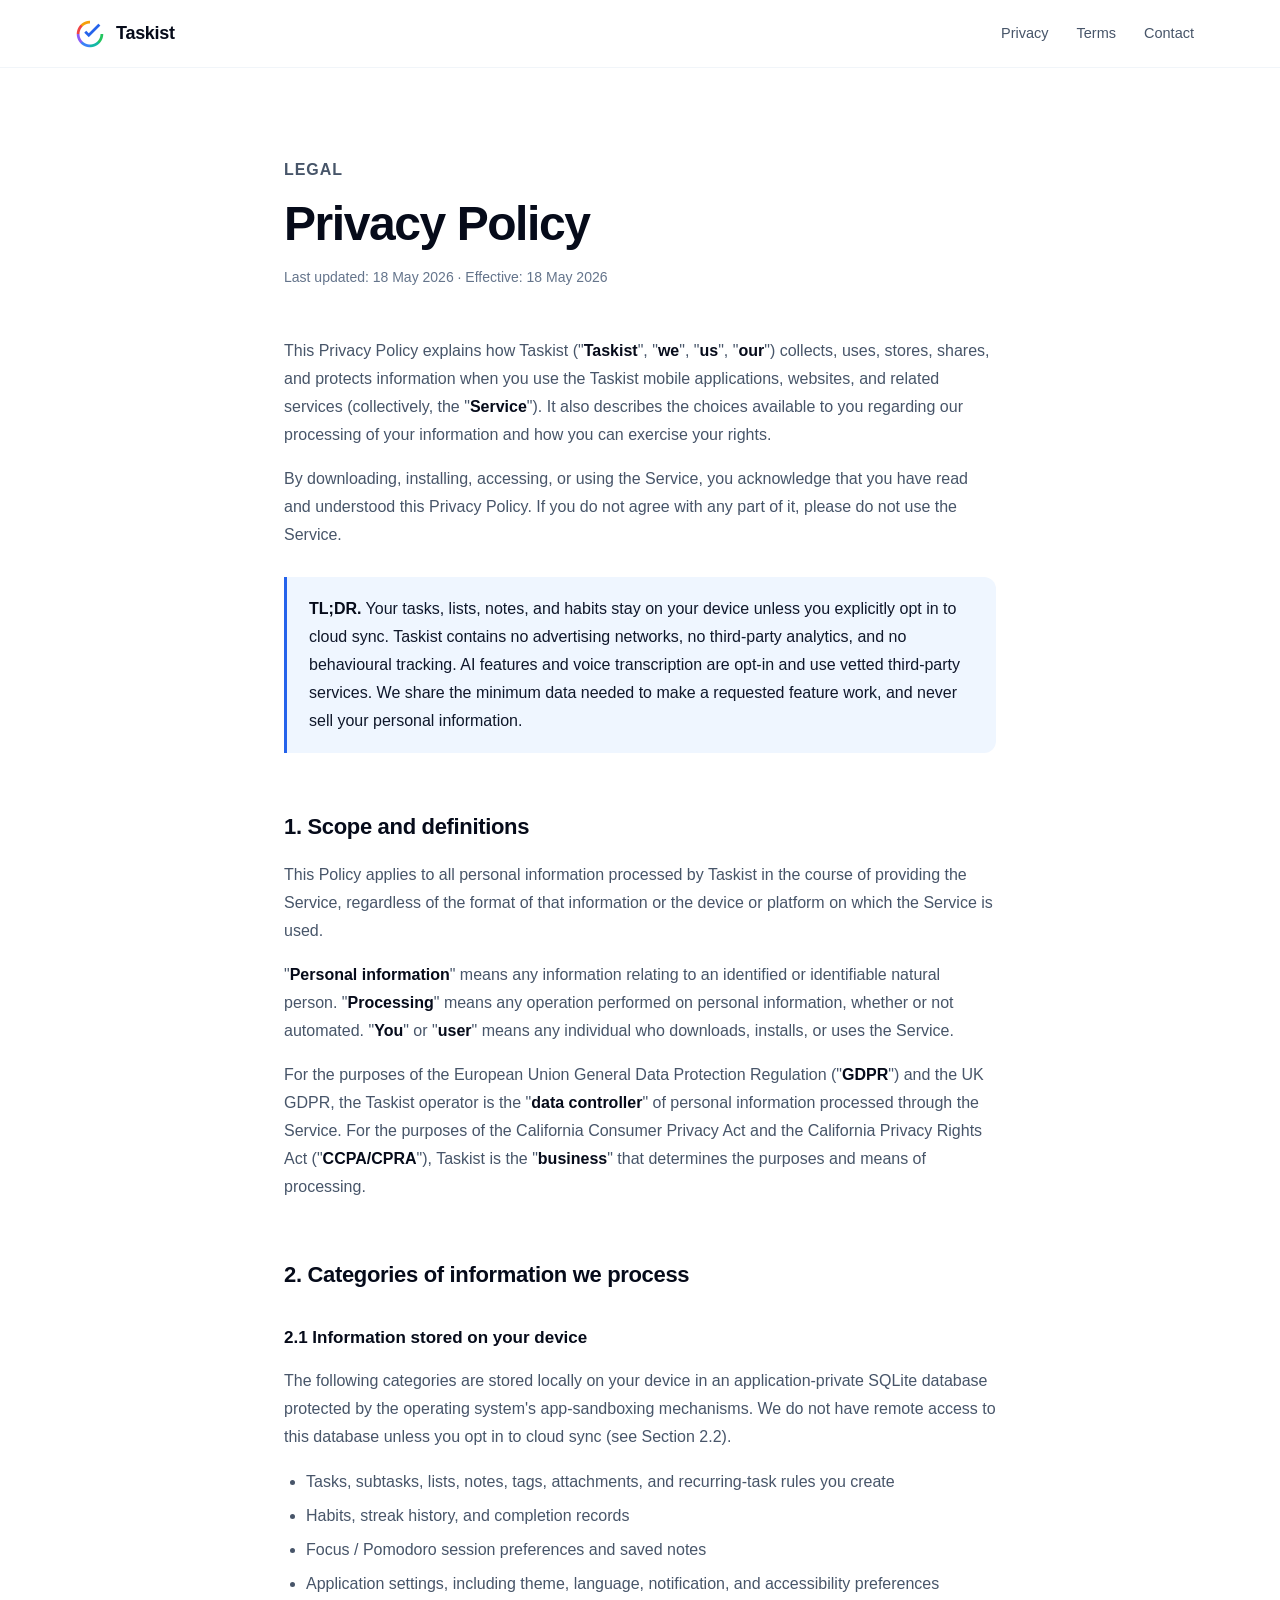
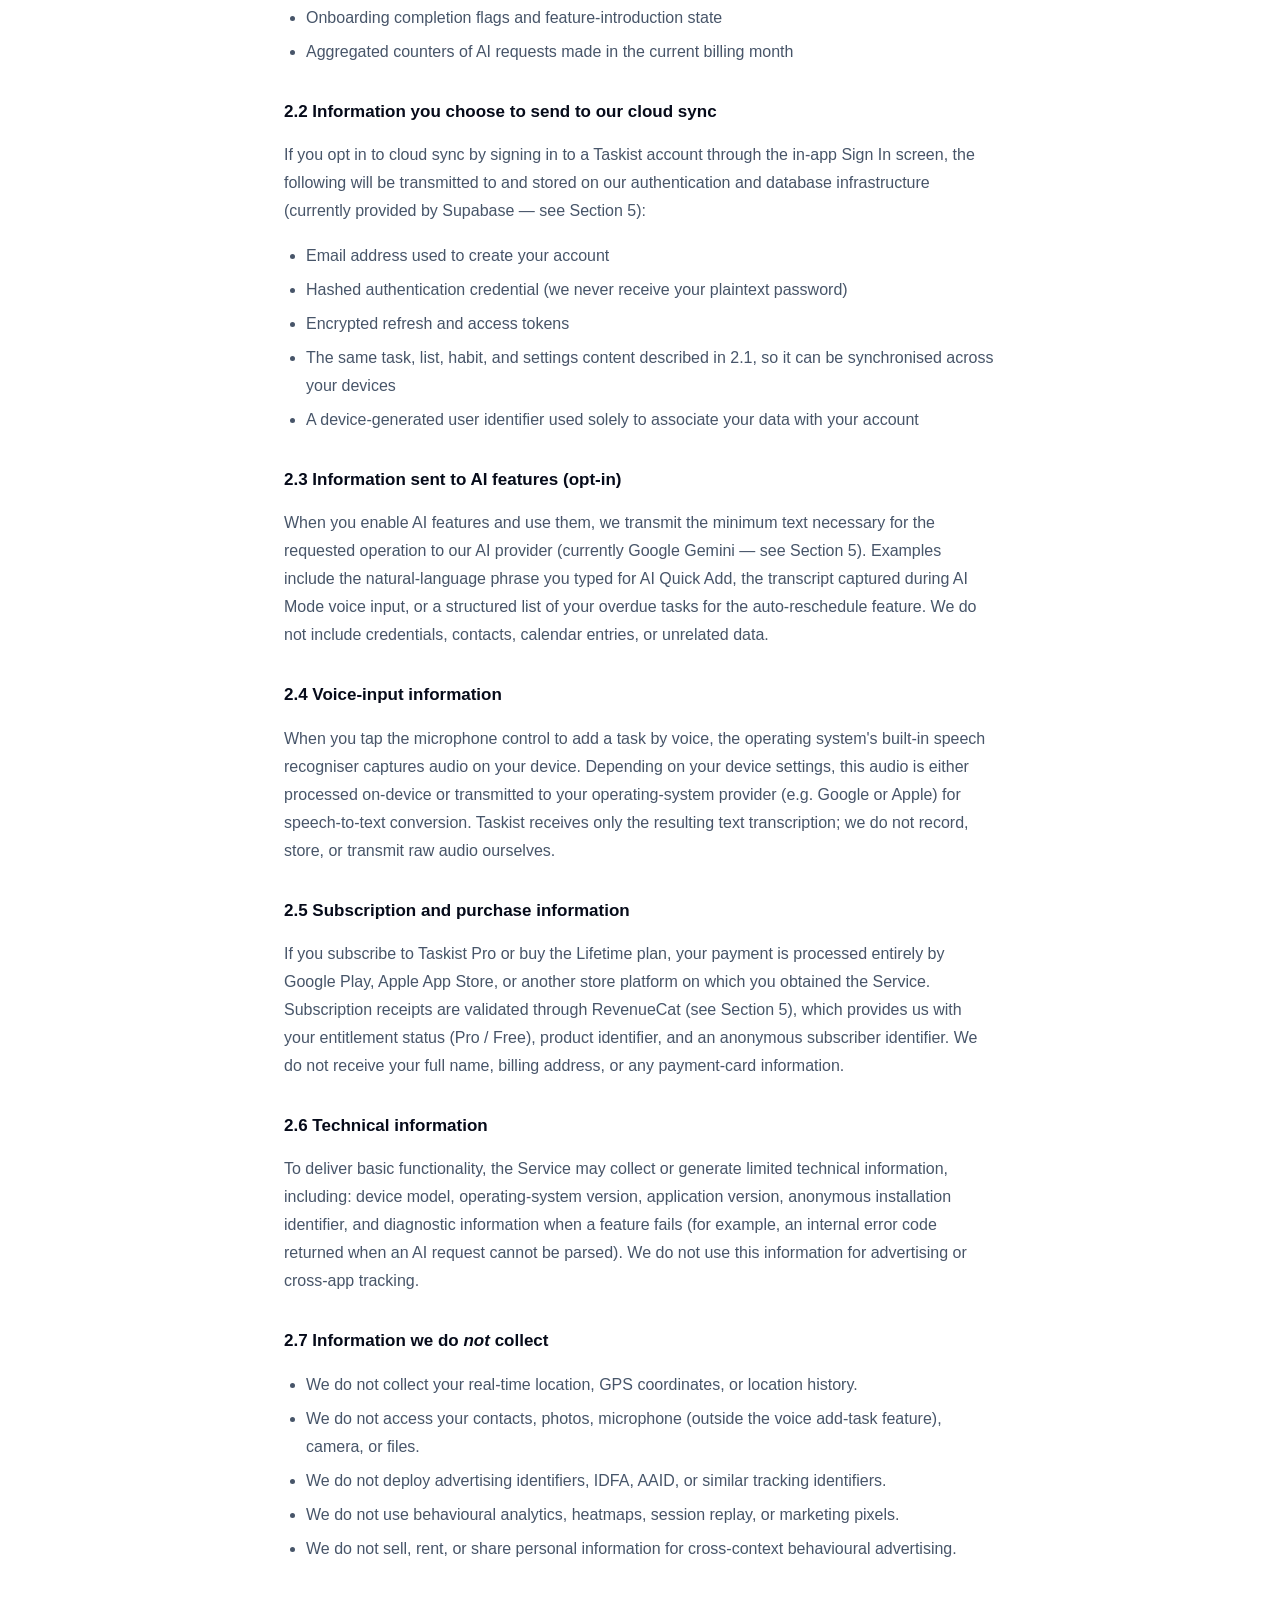
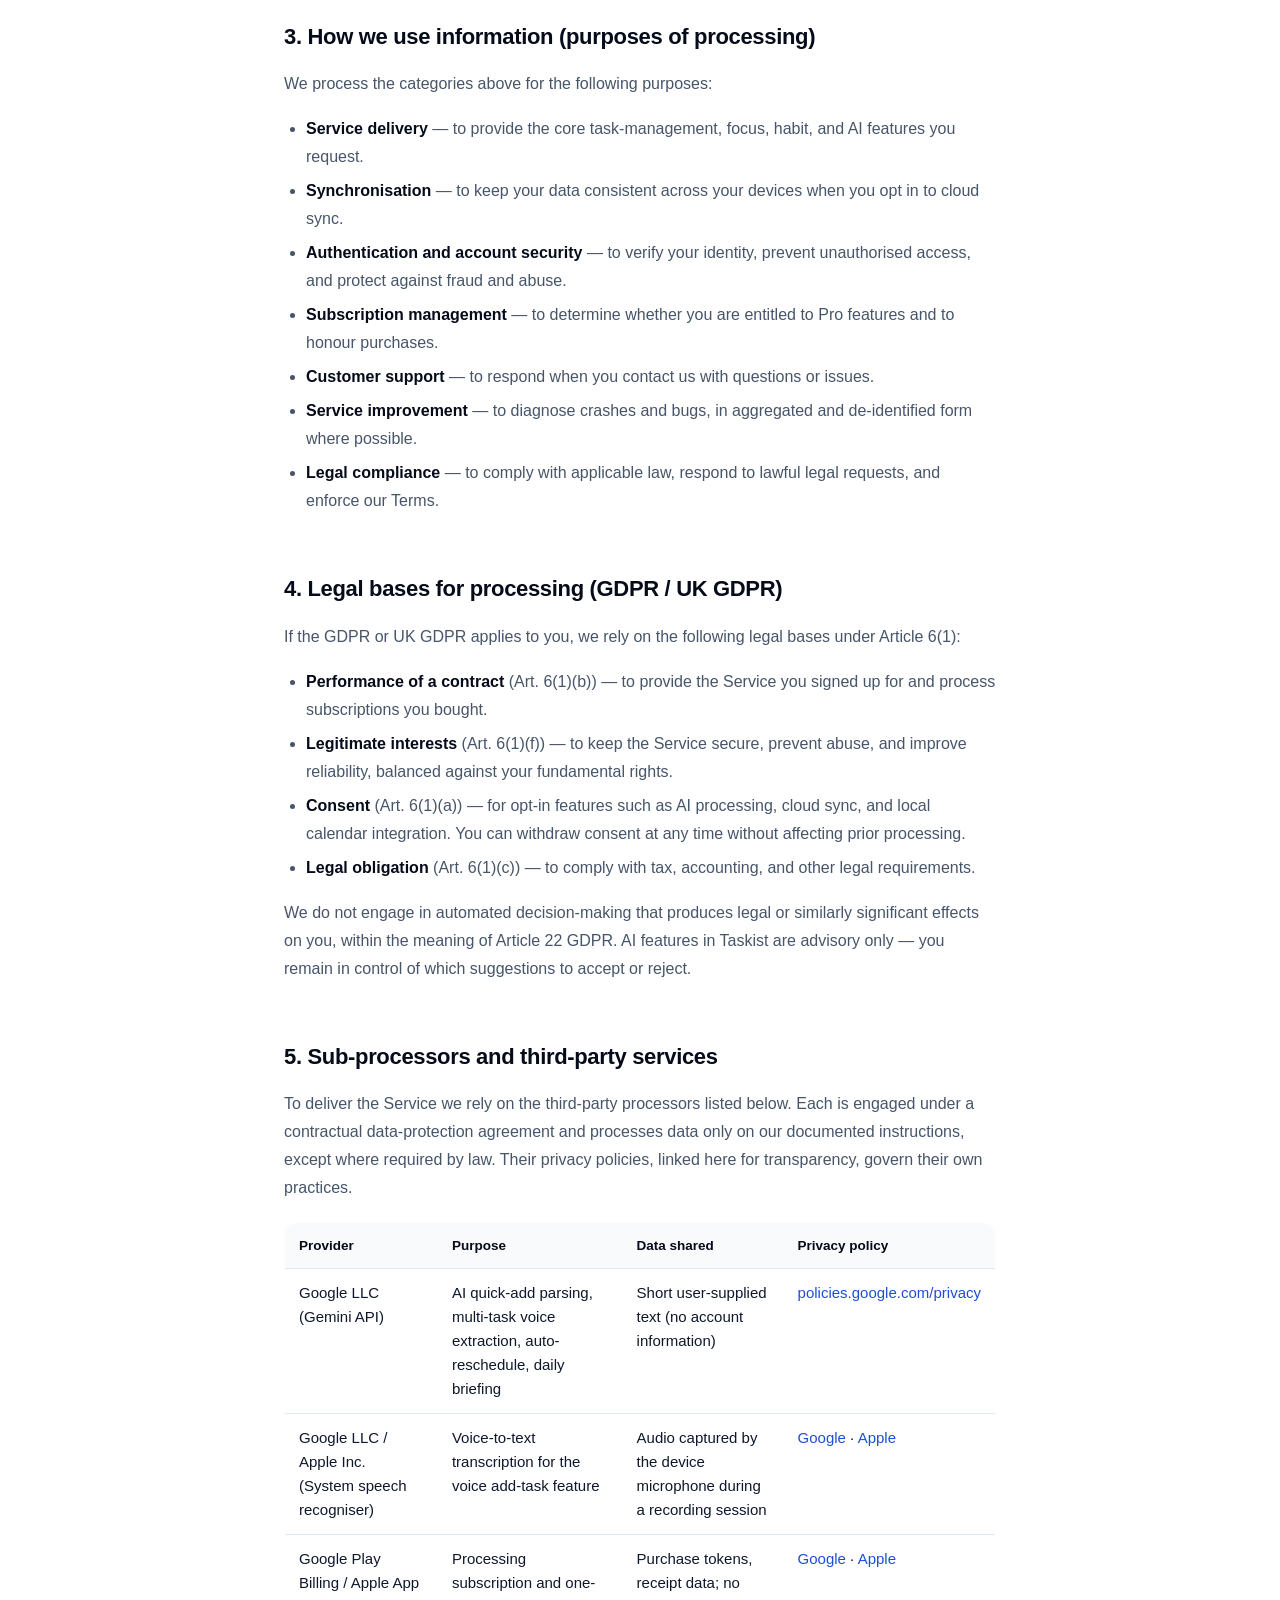
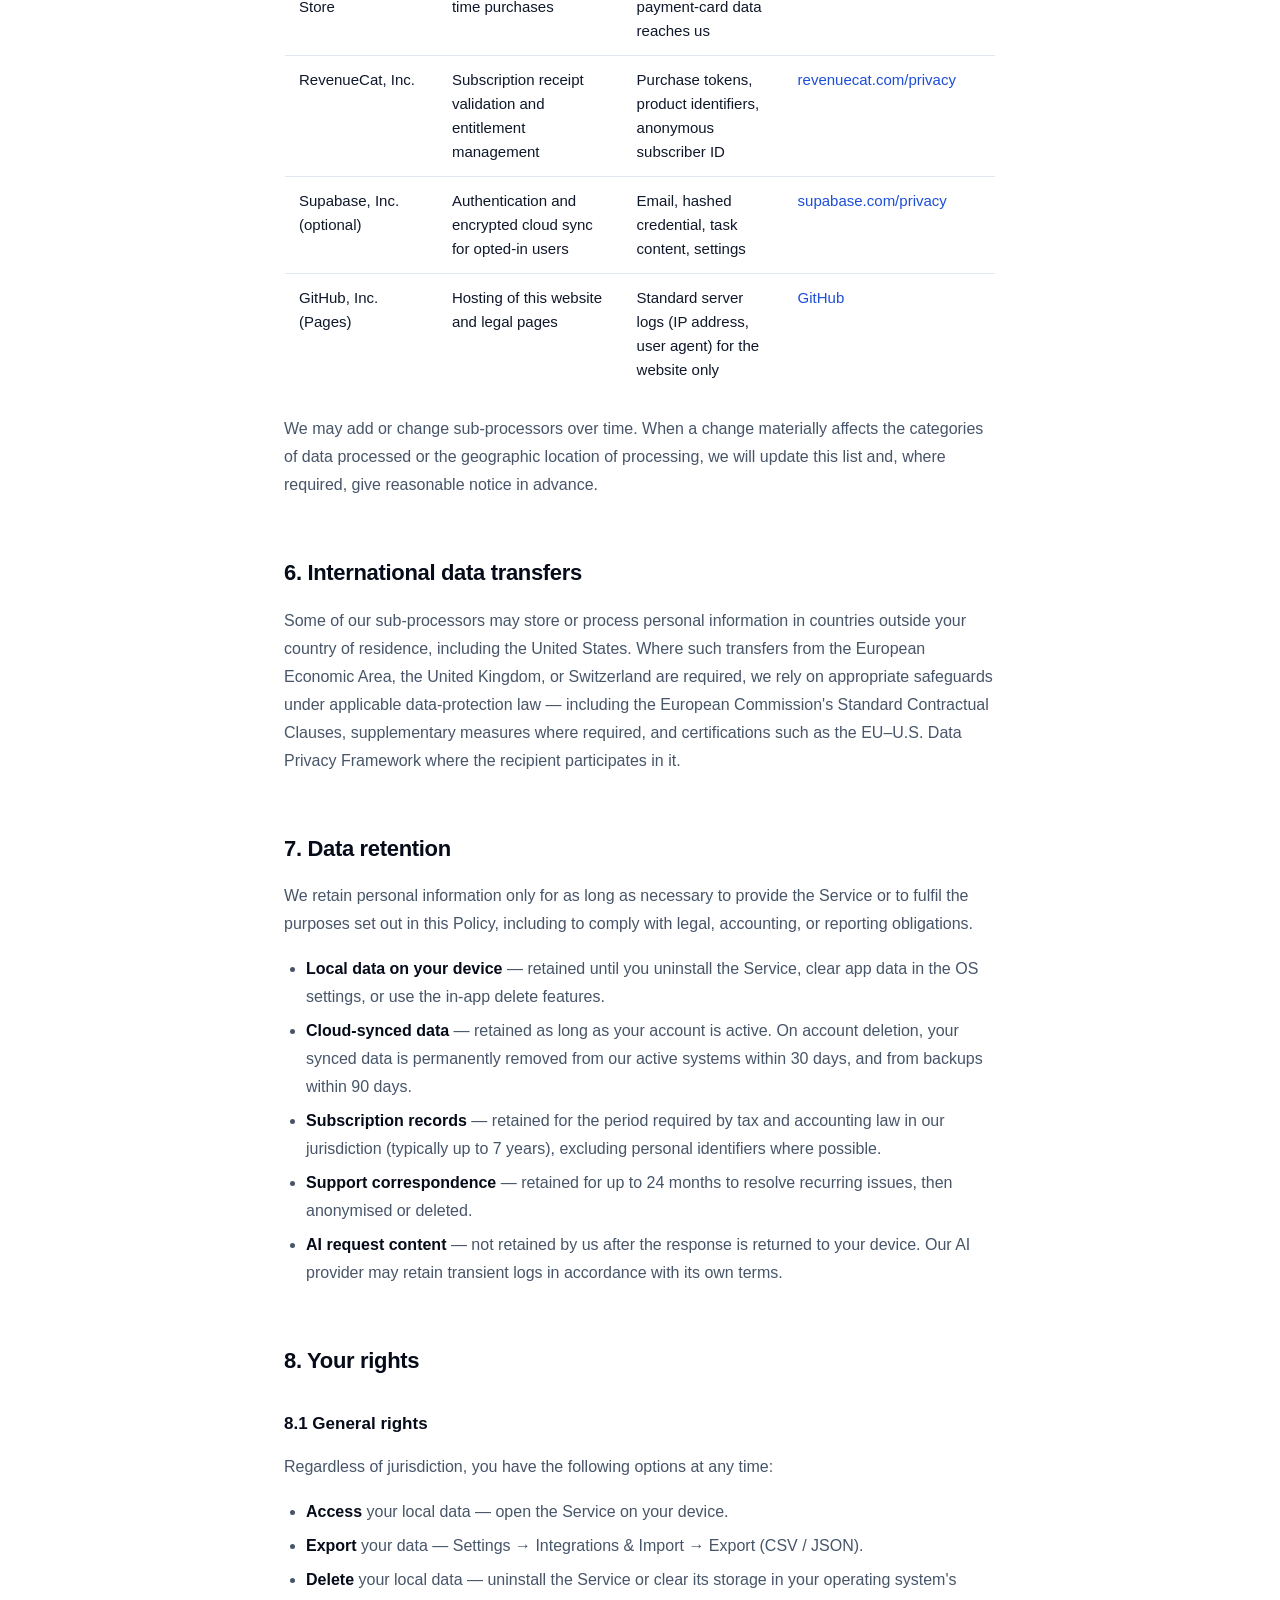
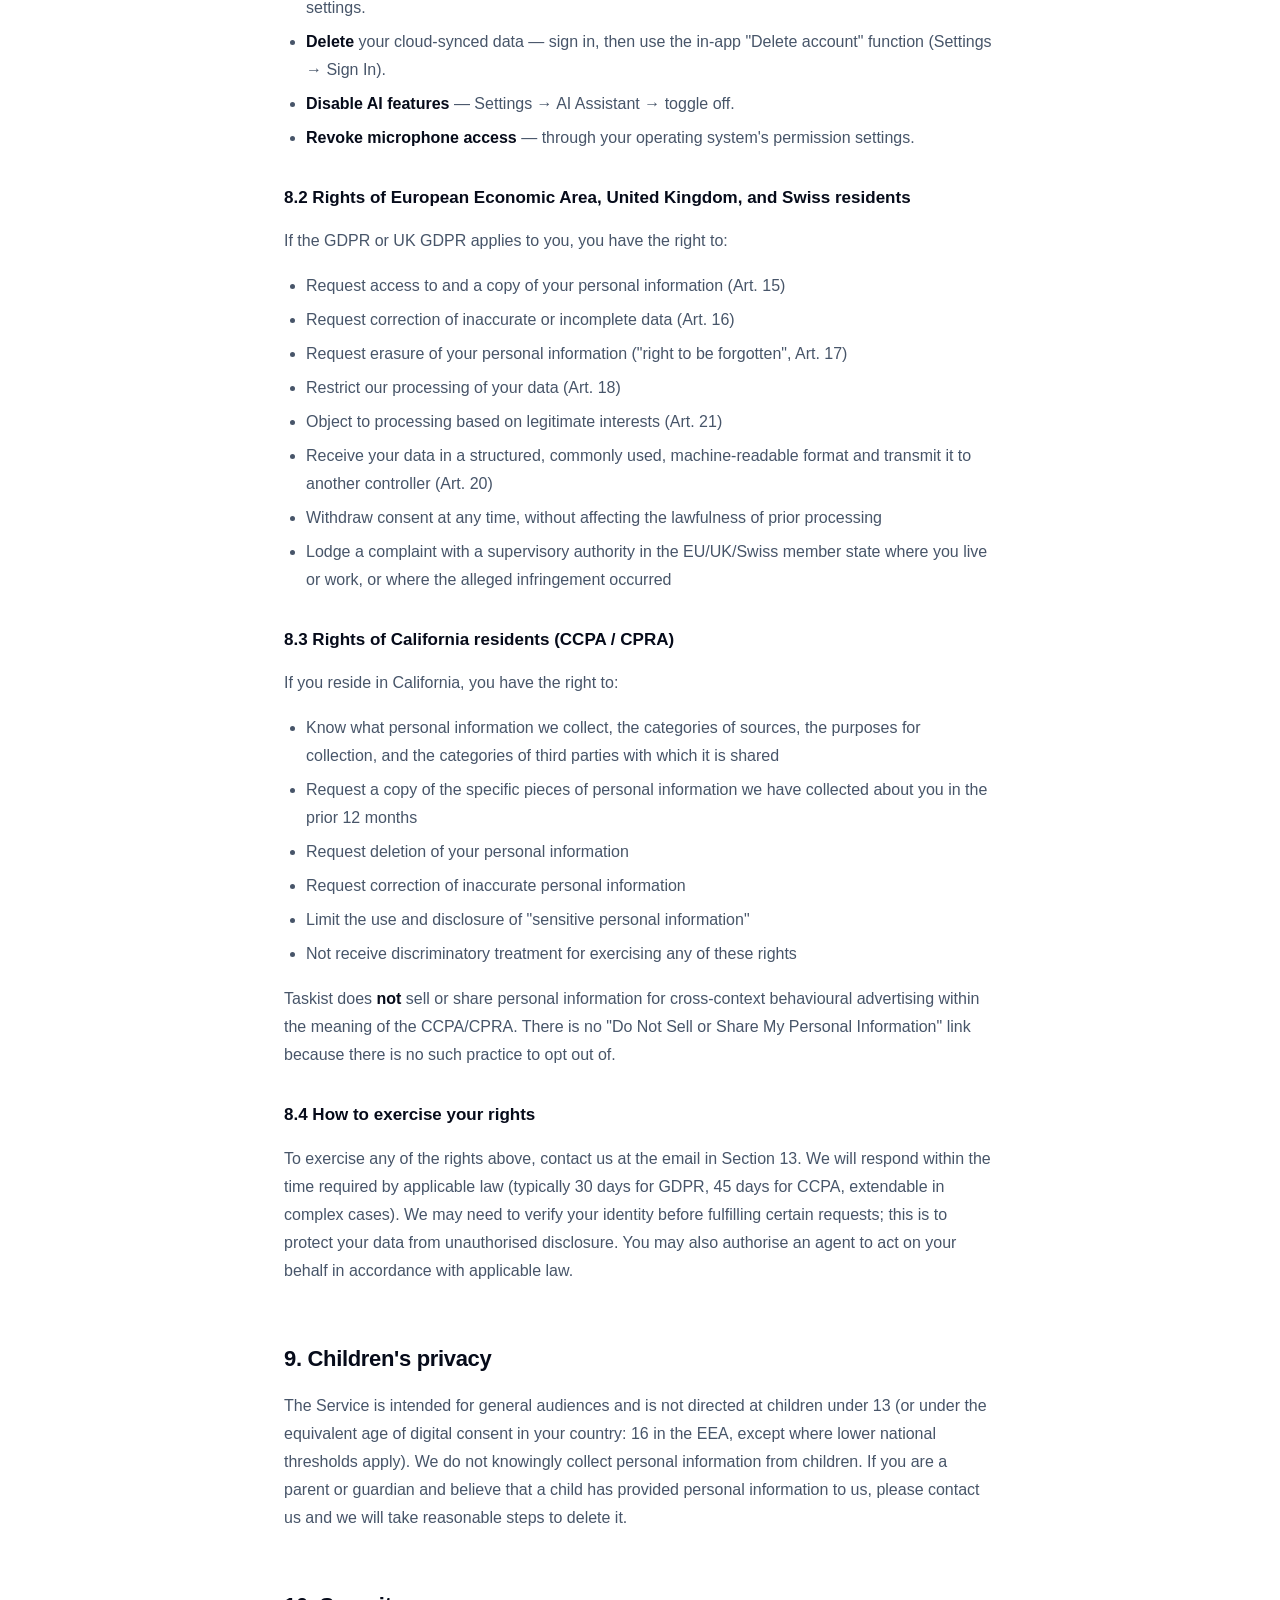
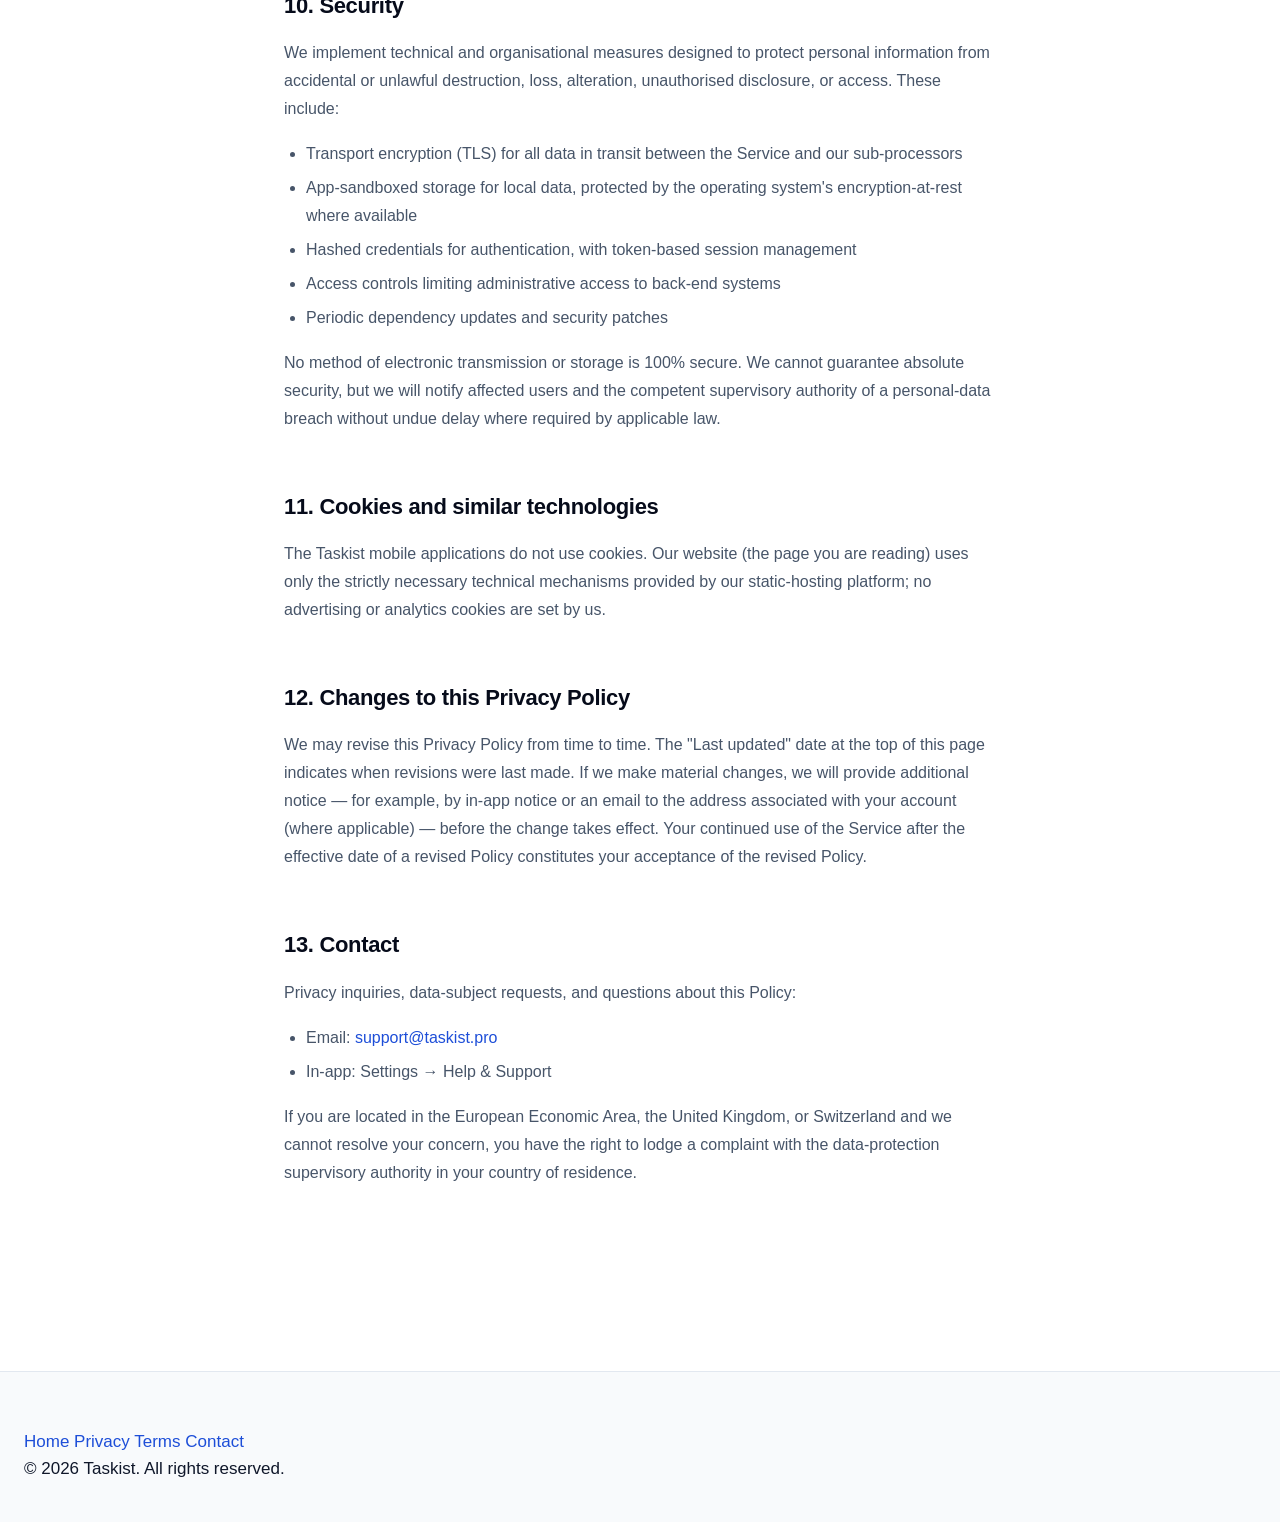
<file: privacy.html>
<!doctype html>
<html lang="en">
<head>
<meta charset="utf-8" />
<meta name="viewport" content="width=device-width, initial-scale=1" />
<title>Privacy Policy — Taskist</title>
<meta name="description" content="Taskist Privacy Policy. How we handle your data, your rights under GDPR / CCPA, and the sub-processors we use." />
<link rel="icon" type="image/png" href="favicon.png" />
<link rel="apple-touch-icon" href="favicon.png" />
<link rel="stylesheet" href="style.css" />
</head>
<body>

<header class="site-header">
  <div class="site-header__inner">
    <a class="logo" href="/">
      <img class="logo__mark" src="icon.png" alt="Taskist icon" />
      <span>Taskist</span>
    </a>
    <nav class="site-nav">
      <a href="privacy.html">Privacy</a>
      <a href="terms.html">Terms</a>
      <a href="mailto:support@taskist.pro">Contact</a>
    </nav>
  </div>
</header>

<article class="article">
  <p class="article__eyebrow">Legal</p>
  <h1>Privacy Policy</h1>
  <p class="updated">Last updated: 18 May 2026 · Effective: 18 May 2026</p>

  <p>This Privacy Policy explains how Taskist ("<strong>Taskist</strong>", "<strong>we</strong>",
  "<strong>us</strong>", "<strong>our</strong>") collects, uses, stores, shares, and protects
  information when you use the Taskist mobile applications, websites, and related
  services (collectively, the "<strong>Service</strong>"). It also describes the choices
  available to you regarding our processing of your information and how you can
  exercise your rights.</p>

  <p>By downloading, installing, accessing, or using the Service, you acknowledge
  that you have read and understood this Privacy Policy. If you do not agree with
  any part of it, please do not use the Service.</p>

  <div class="callout">
    <p><strong>TL;DR.</strong> Your tasks, lists, notes, and habits stay on your device
    unless you explicitly opt in to cloud sync. Taskist contains no advertising
    networks, no third-party analytics, and no behavioural tracking. AI features
    and voice transcription are opt-in and use vetted third-party services. We
    share the minimum data needed to make a requested feature work, and never
    sell your personal information.</p>
  </div>

  <h2>1. Scope and definitions</h2>
  <p>This Policy applies to all personal information processed by Taskist in the
  course of providing the Service, regardless of the format of that information
  or the device or platform on which the Service is used.</p>
  <p>"<strong>Personal information</strong>" means any information relating to an
  identified or identifiable natural person. "<strong>Processing</strong>" means any
  operation performed on personal information, whether or not automated.
  "<strong>You</strong>" or "<strong>user</strong>" means any individual who downloads, installs,
  or uses the Service.</p>
  <p>For the purposes of the European Union General Data Protection Regulation
  ("<strong>GDPR</strong>") and the UK GDPR, the Taskist operator is the
  "<strong>data controller</strong>" of personal information processed through the
  Service. For the purposes of the California Consumer Privacy Act and the
  California Privacy Rights Act ("<strong>CCPA/CPRA</strong>"), Taskist is the
  "<strong>business</strong>" that determines the purposes and means of processing.</p>

  <h2>2. Categories of information we process</h2>

  <h3>2.1 Information stored on your device</h3>
  <p>The following categories are stored locally on your device in an
  application-private SQLite database protected by the operating system's
  app-sandboxing mechanisms. We do not have remote access to this database
  unless you opt in to cloud sync (see Section 2.2).</p>
  <ul>
    <li>Tasks, subtasks, lists, notes, tags, attachments, and recurring-task rules you create</li>
    <li>Habits, streak history, and completion records</li>
    <li>Focus / Pomodoro session preferences and saved notes</li>
    <li>Application settings, including theme, language, notification, and accessibility preferences</li>
    <li>Onboarding completion flags and feature-introduction state</li>
    <li>Aggregated counters of AI requests made in the current billing month</li>
  </ul>

  <h3>2.2 Information you choose to send to our cloud sync</h3>
  <p>If you opt in to cloud sync by signing in to a Taskist account through the
  in-app Sign In screen, the following will be transmitted to and stored on our
  authentication and database infrastructure (currently provided by Supabase —
  see Section 5):</p>
  <ul>
    <li>Email address used to create your account</li>
    <li>Hashed authentication credential (we never receive your plaintext password)</li>
    <li>Encrypted refresh and access tokens</li>
    <li>The same task, list, habit, and settings content described in 2.1, so it can be synchronised across your devices</li>
    <li>A device-generated user identifier used solely to associate your data with your account</li>
  </ul>

  <h3>2.3 Information sent to AI features (opt-in)</h3>
  <p>When you enable AI features and use them, we transmit the minimum text
  necessary for the requested operation to our AI provider (currently Google
  Gemini — see Section 5). Examples include the natural-language phrase you
  typed for AI Quick Add, the transcript captured during AI Mode voice input,
  or a structured list of your overdue tasks for the auto-reschedule feature.
  We do not include credentials, contacts, calendar entries, or unrelated data.</p>

  <h3>2.4 Voice-input information</h3>
  <p>When you tap the microphone control to add a task by voice, the operating
  system's built-in speech recogniser captures audio on your device. Depending
  on your device settings, this audio is either processed on-device or
  transmitted to your operating-system provider (e.g. Google or Apple) for
  speech-to-text conversion. Taskist receives only the resulting text
  transcription; we do not record, store, or transmit raw audio ourselves.</p>

  <h3>2.5 Subscription and purchase information</h3>
  <p>If you subscribe to Taskist Pro or buy the Lifetime plan, your payment is
  processed entirely by Google Play, Apple App Store, or another store
  platform on which you obtained the Service. Subscription receipts are
  validated through RevenueCat (see Section 5), which provides us with your
  entitlement status (Pro / Free), product identifier, and an anonymous
  subscriber identifier. We do not receive your full name, billing address,
  or any payment-card information.</p>

  <h3>2.6 Technical information</h3>
  <p>To deliver basic functionality, the Service may collect or generate
  limited technical information, including: device model, operating-system
  version, application version, anonymous installation identifier, and
  diagnostic information when a feature fails (for example, an internal
  error code returned when an AI request cannot be parsed). We do not use
  this information for advertising or cross-app tracking.</p>

  <h3>2.7 Information we do <em>not</em> collect</h3>
  <ul>
    <li>We do not collect your real-time location, GPS coordinates, or location history.</li>
    <li>We do not access your contacts, photos, microphone (outside the voice add-task feature), camera, or files.</li>
    <li>We do not deploy advertising identifiers, IDFA, AAID, or similar tracking identifiers.</li>
    <li>We do not use behavioural analytics, heatmaps, session replay, or marketing pixels.</li>
    <li>We do not sell, rent, or share personal information for cross-context behavioural advertising.</li>
  </ul>

  <h2>3. How we use information (purposes of processing)</h2>
  <p>We process the categories above for the following purposes:</p>
  <ul>
    <li><strong>Service delivery</strong> — to provide the core task-management, focus, habit, and AI features you request.</li>
    <li><strong>Synchronisation</strong> — to keep your data consistent across your devices when you opt in to cloud sync.</li>
    <li><strong>Authentication and account security</strong> — to verify your identity, prevent unauthorised access, and protect against fraud and abuse.</li>
    <li><strong>Subscription management</strong> — to determine whether you are entitled to Pro features and to honour purchases.</li>
    <li><strong>Customer support</strong> — to respond when you contact us with questions or issues.</li>
    <li><strong>Service improvement</strong> — to diagnose crashes and bugs, in aggregated and de-identified form where possible.</li>
    <li><strong>Legal compliance</strong> — to comply with applicable law, respond to lawful legal requests, and enforce our Terms.</li>
  </ul>

  <h2>4. Legal bases for processing (GDPR / UK GDPR)</h2>
  <p>If the GDPR or UK GDPR applies to you, we rely on the following legal bases
  under Article 6(1):</p>
  <ul>
    <li><strong>Performance of a contract</strong> (Art. 6(1)(b)) — to provide the Service you signed up for and process subscriptions you bought.</li>
    <li><strong>Legitimate interests</strong> (Art. 6(1)(f)) — to keep the Service secure, prevent abuse, and improve reliability, balanced against your fundamental rights.</li>
    <li><strong>Consent</strong> (Art. 6(1)(a)) — for opt-in features such as AI processing, cloud sync, and local calendar integration. You can withdraw consent at any time without affecting prior processing.</li>
    <li><strong>Legal obligation</strong> (Art. 6(1)(c)) — to comply with tax, accounting, and other legal requirements.</li>
  </ul>
  <p>We do not engage in automated decision-making that produces legal or
  similarly significant effects on you, within the meaning of Article 22 GDPR.
  AI features in Taskist are advisory only — you remain in control of which
  suggestions to accept or reject.</p>

  <h2>5. Sub-processors and third-party services</h2>
  <p>To deliver the Service we rely on the third-party processors listed below.
  Each is engaged under a contractual data-protection agreement and processes
  data only on our documented instructions, except where required by law.
  Their privacy policies, linked here for transparency, govern their own
  practices.</p>
  <table>
    <thead>
      <tr><th>Provider</th><th>Purpose</th><th>Data shared</th><th>Privacy policy</th></tr>
    </thead>
    <tbody>
      <tr>
        <td>Google LLC (Gemini API)</td>
        <td>AI quick-add parsing, multi-task voice extraction, auto-reschedule, daily briefing</td>
        <td>Short user-supplied text (no account information)</td>
        <td><a href="https://policies.google.com/privacy" target="_blank" rel="noopener noreferrer">policies.google.com/privacy</a></td>
      </tr>
      <tr>
        <td>Google LLC / Apple Inc. (System speech recogniser)</td>
        <td>Voice-to-text transcription for the voice add-task feature</td>
        <td>Audio captured by the device microphone during a recording session</td>
        <td><a href="https://policies.google.com/privacy" target="_blank" rel="noopener noreferrer">Google</a> · <a href="https://www.apple.com/legal/privacy/" target="_blank" rel="noopener noreferrer">Apple</a></td>
      </tr>
      <tr>
        <td>Google Play Billing / Apple App Store</td>
        <td>Processing subscription and one-time purchases</td>
        <td>Purchase tokens, receipt data; no payment-card data reaches us</td>
        <td><a href="https://policies.google.com/privacy" target="_blank" rel="noopener noreferrer">Google</a> · <a href="https://www.apple.com/legal/privacy/" target="_blank" rel="noopener noreferrer">Apple</a></td>
      </tr>
      <tr>
        <td>RevenueCat, Inc.</td>
        <td>Subscription receipt validation and entitlement management</td>
        <td>Purchase tokens, product identifiers, anonymous subscriber ID</td>
        <td><a href="https://www.revenuecat.com/privacy" target="_blank" rel="noopener noreferrer">revenuecat.com/privacy</a></td>
      </tr>
      <tr>
        <td>Supabase, Inc. (optional)</td>
        <td>Authentication and encrypted cloud sync for opted-in users</td>
        <td>Email, hashed credential, task content, settings</td>
        <td><a href="https://supabase.com/privacy" target="_blank" rel="noopener noreferrer">supabase.com/privacy</a></td>
      </tr>
      <tr>
        <td>GitHub, Inc. (Pages)</td>
        <td>Hosting of this website and legal pages</td>
        <td>Standard server logs (IP address, user agent) for the website only</td>
        <td><a href="https://docs.github.com/site-policy/privacy-policies/github-general-privacy-statement" target="_blank" rel="noopener noreferrer">GitHub</a></td>
      </tr>
    </tbody>
  </table>
  <p>We may add or change sub-processors over time. When a change materially
  affects the categories of data processed or the geographic location of
  processing, we will update this list and, where required, give reasonable
  notice in advance.</p>

  <h2>6. International data transfers</h2>
  <p>Some of our sub-processors may store or process personal information in
  countries outside your country of residence, including the United States.
  Where such transfers from the European Economic Area, the United Kingdom,
  or Switzerland are required, we rely on appropriate safeguards under
  applicable data-protection law — including the European Commission's
  Standard Contractual Clauses, supplementary measures where required, and
  certifications such as the EU–U.S. Data Privacy Framework where the
  recipient participates in it.</p>

  <h2>7. Data retention</h2>
  <p>We retain personal information only for as long as necessary to provide
  the Service or to fulfil the purposes set out in this Policy, including
  to comply with legal, accounting, or reporting obligations.</p>
  <ul>
    <li><strong>Local data on your device</strong> — retained until you uninstall the Service, clear app data in the OS settings, or use the in-app delete features.</li>
    <li><strong>Cloud-synced data</strong> — retained as long as your account is active. On account deletion, your synced data is permanently removed from our active systems within 30 days, and from backups within 90 days.</li>
    <li><strong>Subscription records</strong> — retained for the period required by tax and accounting law in our jurisdiction (typically up to 7 years), excluding personal identifiers where possible.</li>
    <li><strong>Support correspondence</strong> — retained for up to 24 months to resolve recurring issues, then anonymised or deleted.</li>
    <li><strong>AI request content</strong> — not retained by us after the response is returned to your device. Our AI provider may retain transient logs in accordance with its own terms.</li>
  </ul>

  <h2>8. Your rights</h2>

  <h3>8.1 General rights</h3>
  <p>Regardless of jurisdiction, you have the following options at any time:</p>
  <ul>
    <li><strong>Access</strong> your local data — open the Service on your device.</li>
    <li><strong>Export</strong> your data — Settings → Integrations &amp; Import → Export (CSV / JSON).</li>
    <li><strong>Delete</strong> your local data — uninstall the Service or clear its storage in your operating system's settings.</li>
    <li><strong>Delete</strong> your cloud-synced data — sign in, then use the in-app "Delete account" function (Settings → Sign In).</li>
    <li><strong>Disable AI features</strong> — Settings → AI Assistant → toggle off.</li>
    <li><strong>Revoke microphone access</strong> — through your operating system's permission settings.</li>
  </ul>

  <h3>8.2 Rights of European Economic Area, United Kingdom, and Swiss residents</h3>
  <p>If the GDPR or UK GDPR applies to you, you have the right to:</p>
  <ul>
    <li>Request access to and a copy of your personal information (Art. 15)</li>
    <li>Request correction of inaccurate or incomplete data (Art. 16)</li>
    <li>Request erasure of your personal information ("right to be forgotten", Art. 17)</li>
    <li>Restrict our processing of your data (Art. 18)</li>
    <li>Object to processing based on legitimate interests (Art. 21)</li>
    <li>Receive your data in a structured, commonly used, machine-readable format and transmit it to another controller (Art. 20)</li>
    <li>Withdraw consent at any time, without affecting the lawfulness of prior processing</li>
    <li>Lodge a complaint with a supervisory authority in the EU/UK/Swiss member state where you live or work, or where the alleged infringement occurred</li>
  </ul>

  <h3>8.3 Rights of California residents (CCPA / CPRA)</h3>
  <p>If you reside in California, you have the right to:</p>
  <ul>
    <li>Know what personal information we collect, the categories of sources, the purposes for collection, and the categories of third parties with which it is shared</li>
    <li>Request a copy of the specific pieces of personal information we have collected about you in the prior 12 months</li>
    <li>Request deletion of your personal information</li>
    <li>Request correction of inaccurate personal information</li>
    <li>Limit the use and disclosure of "sensitive personal information"</li>
    <li>Not receive discriminatory treatment for exercising any of these rights</li>
  </ul>
  <p>Taskist does <strong>not</strong> sell or share personal information for cross-context
  behavioural advertising within the meaning of the CCPA/CPRA. There is no
  "Do Not Sell or Share My Personal Information" link because there is no such
  practice to opt out of.</p>

  <h3>8.4 How to exercise your rights</h3>
  <p>To exercise any of the rights above, contact us at the email in Section 13.
  We will respond within the time required by applicable law (typically 30 days
  for GDPR, 45 days for CCPA, extendable in complex cases). We may need to
  verify your identity before fulfilling certain requests; this is to protect
  your data from unauthorised disclosure. You may also authorise an agent to
  act on your behalf in accordance with applicable law.</p>

  <h2>9. Children's privacy</h2>
  <p>The Service is intended for general audiences and is not directed at
  children under 13 (or under the equivalent age of digital consent in your
  country: 16 in the EEA, except where lower national thresholds apply). We do
  not knowingly collect personal information from children. If you are a
  parent or guardian and believe that a child has provided personal
  information to us, please contact us and we will take reasonable steps to
  delete it.</p>

  <h2>10. Security</h2>
  <p>We implement technical and organisational measures designed to protect
  personal information from accidental or unlawful destruction, loss,
  alteration, unauthorised disclosure, or access. These include:</p>
  <ul>
    <li>Transport encryption (TLS) for all data in transit between the Service and our sub-processors</li>
    <li>App-sandboxed storage for local data, protected by the operating system's encryption-at-rest where available</li>
    <li>Hashed credentials for authentication, with token-based session management</li>
    <li>Access controls limiting administrative access to back-end systems</li>
    <li>Periodic dependency updates and security patches</li>
  </ul>
  <p>No method of electronic transmission or storage is 100% secure. We cannot
  guarantee absolute security, but we will notify affected users and the
  competent supervisory authority of a personal-data breach without undue
  delay where required by applicable law.</p>

  <h2>11. Cookies and similar technologies</h2>
  <p>The Taskist mobile applications do not use cookies. Our website (the page
  you are reading) uses only the strictly necessary technical mechanisms
  provided by our static-hosting platform; no advertising or analytics
  cookies are set by us.</p>

  <h2>12. Changes to this Privacy Policy</h2>
  <p>We may revise this Privacy Policy from time to time. The "Last updated"
  date at the top of this page indicates when revisions were last made. If we
  make material changes, we will provide additional notice — for example, by
  in-app notice or an email to the address associated with your account
  (where applicable) — before the change takes effect. Your continued use of
  the Service after the effective date of a revised Policy constitutes your
  acceptance of the revised Policy.</p>

  <h2>13. Contact</h2>
  <p>Privacy inquiries, data-subject requests, and questions about this Policy:</p>
  <ul>
    <li>Email: <a href="mailto:support@taskist.pro">support@taskist.pro</a></li>
    <li>In-app: Settings → Help &amp; Support</li>
  </ul>
  <p>If you are located in the European Economic Area, the United Kingdom, or
  Switzerland and we cannot resolve your concern, you have the right to lodge
  a complaint with the data-protection supervisory authority in your country
  of residence.</p>
</article>

<footer class="site-footer">
  <div class="site-footer__links">
    <a href="/">Home</a>
    <a href="privacy.html">Privacy</a>
    <a href="terms.html">Terms</a>
    <a href="mailto:support@taskist.pro">Contact</a>
  </div>
  <div class="site-footer__copy">© 2026 Taskist. All rights reserved.</div>
</footer>

</body>
</html>
</file>
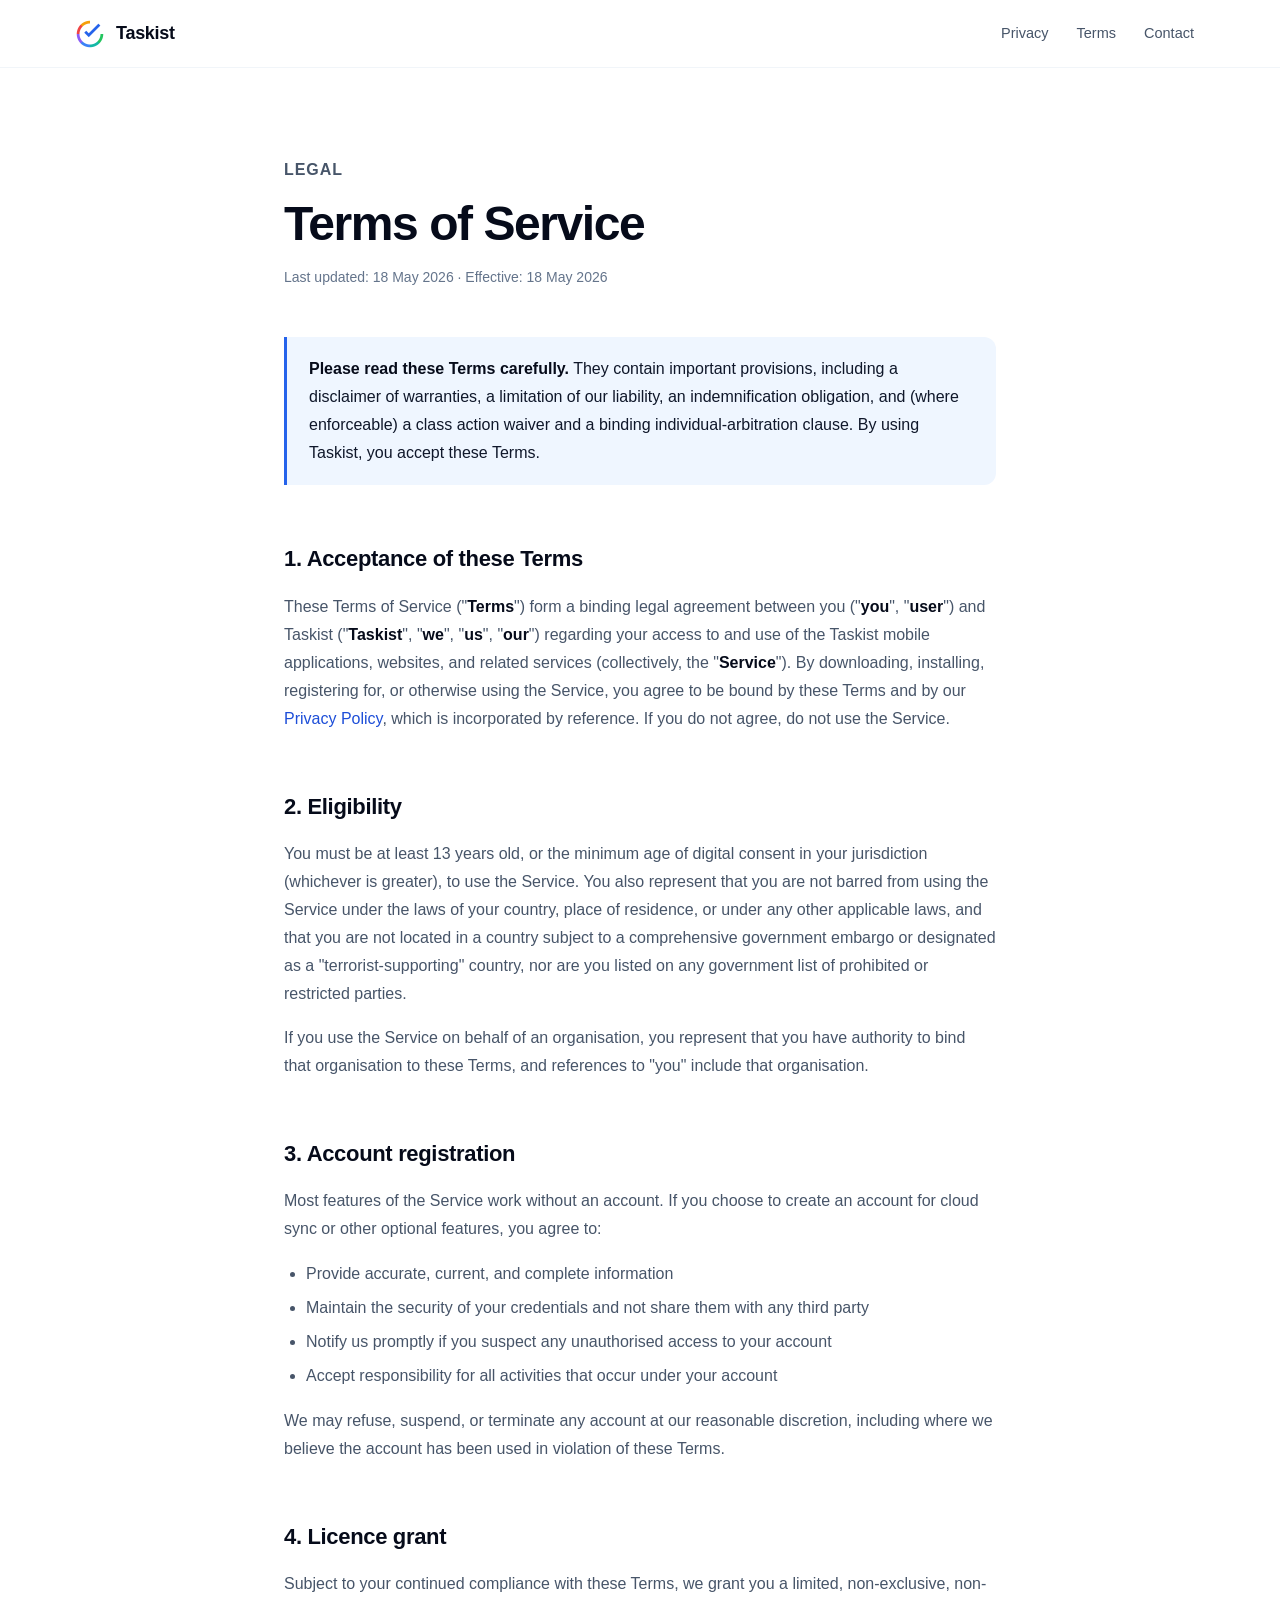
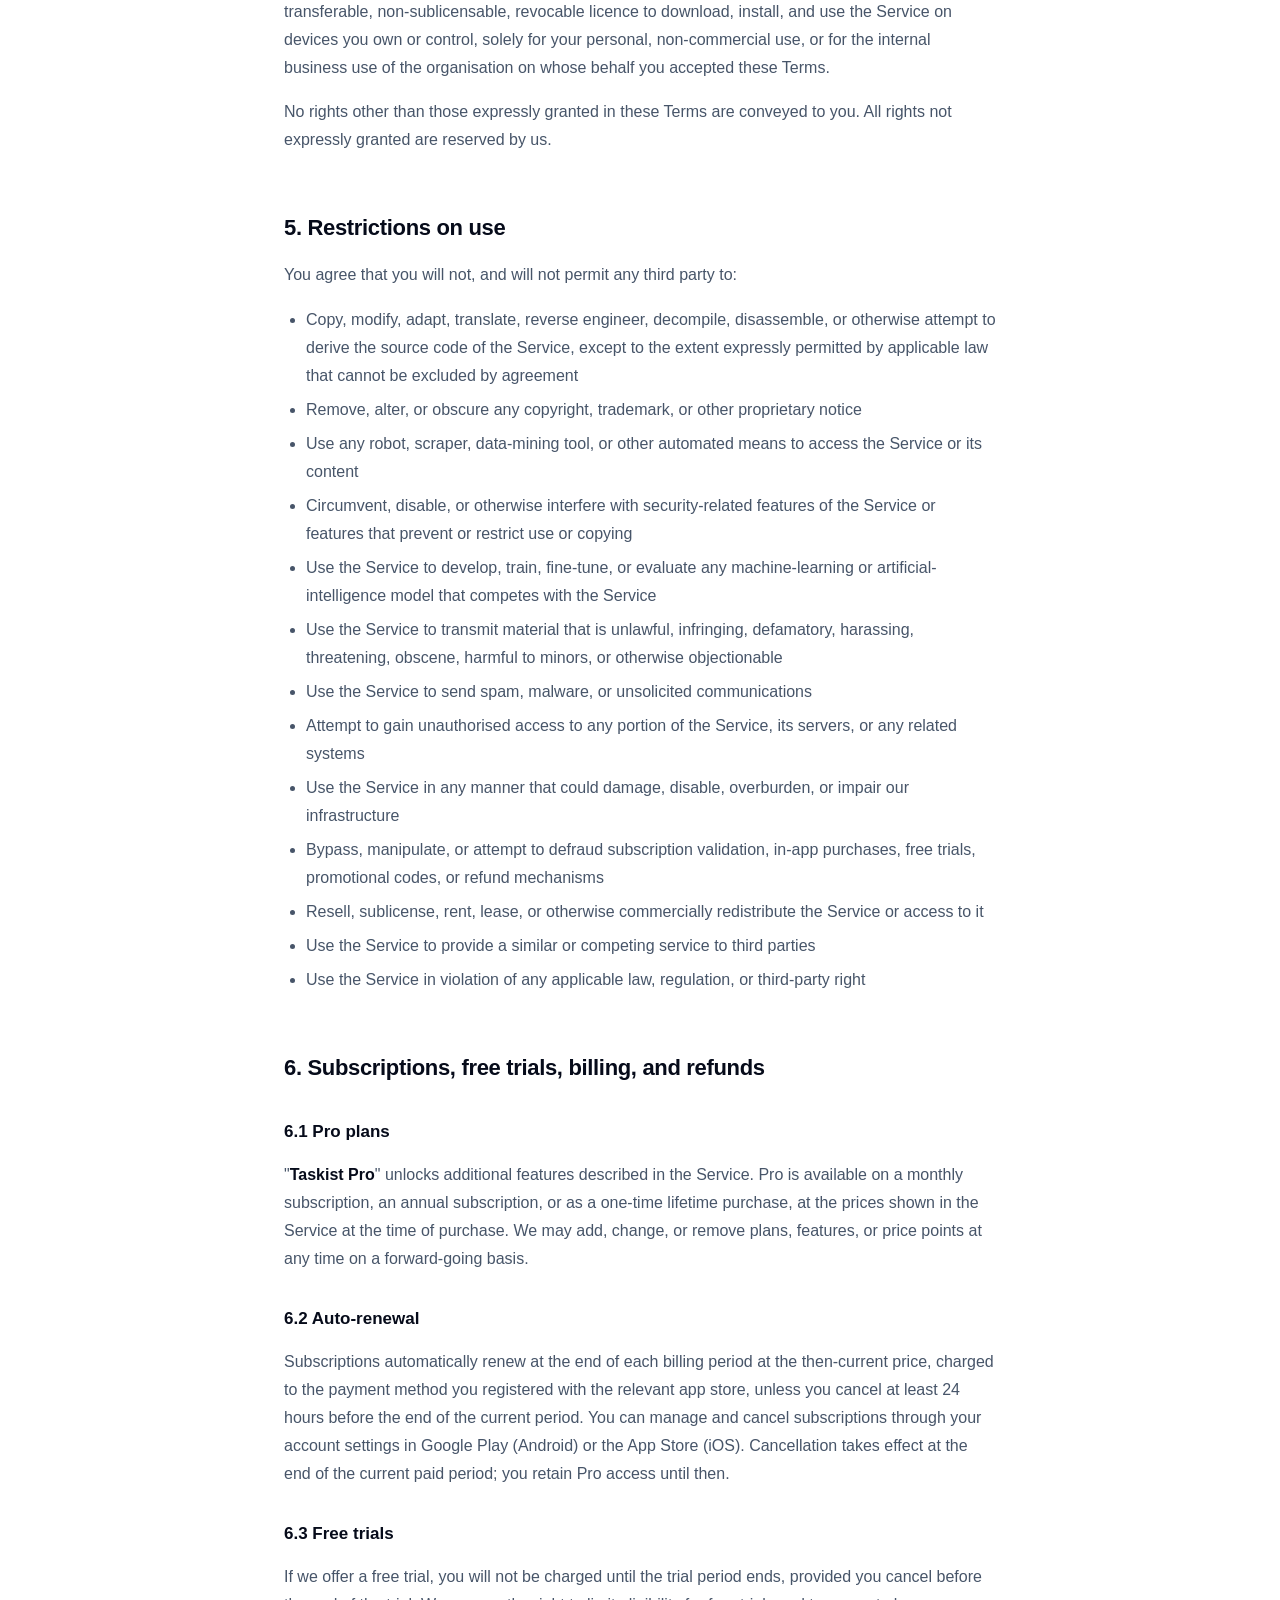
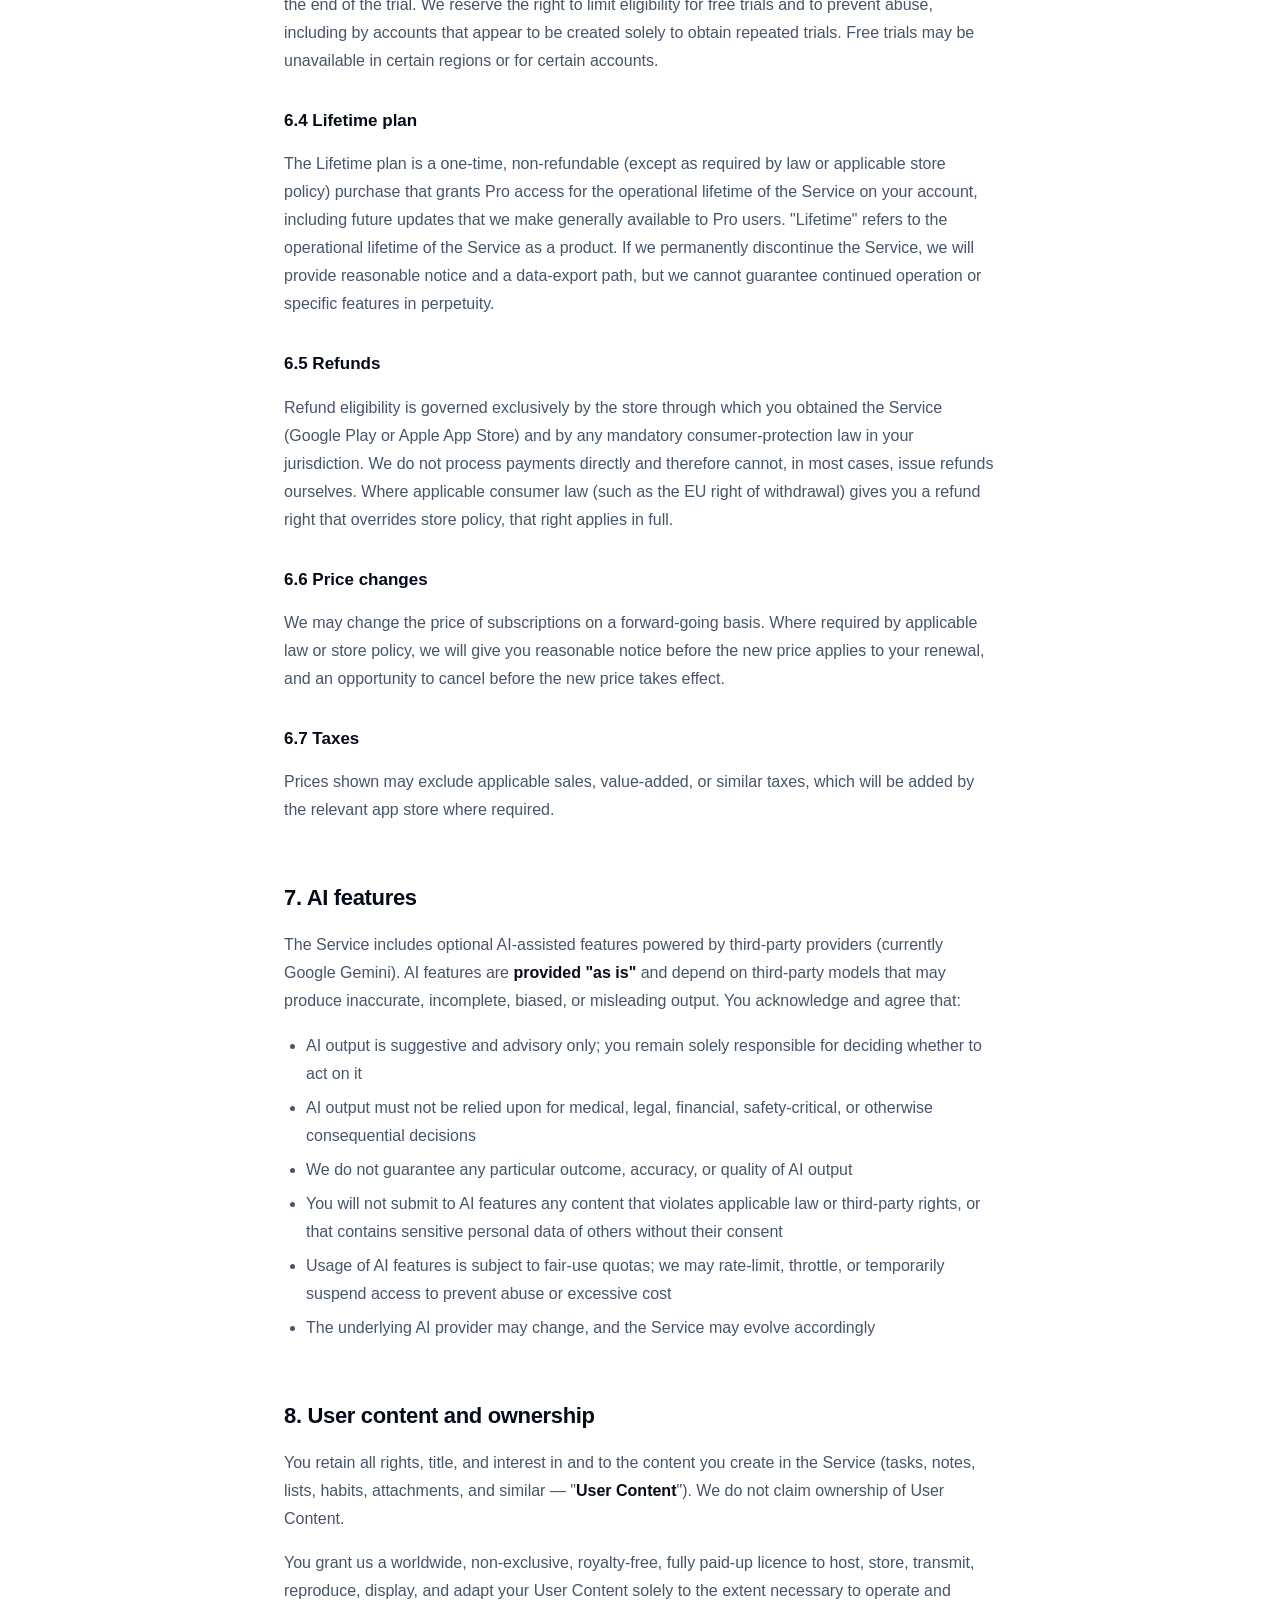
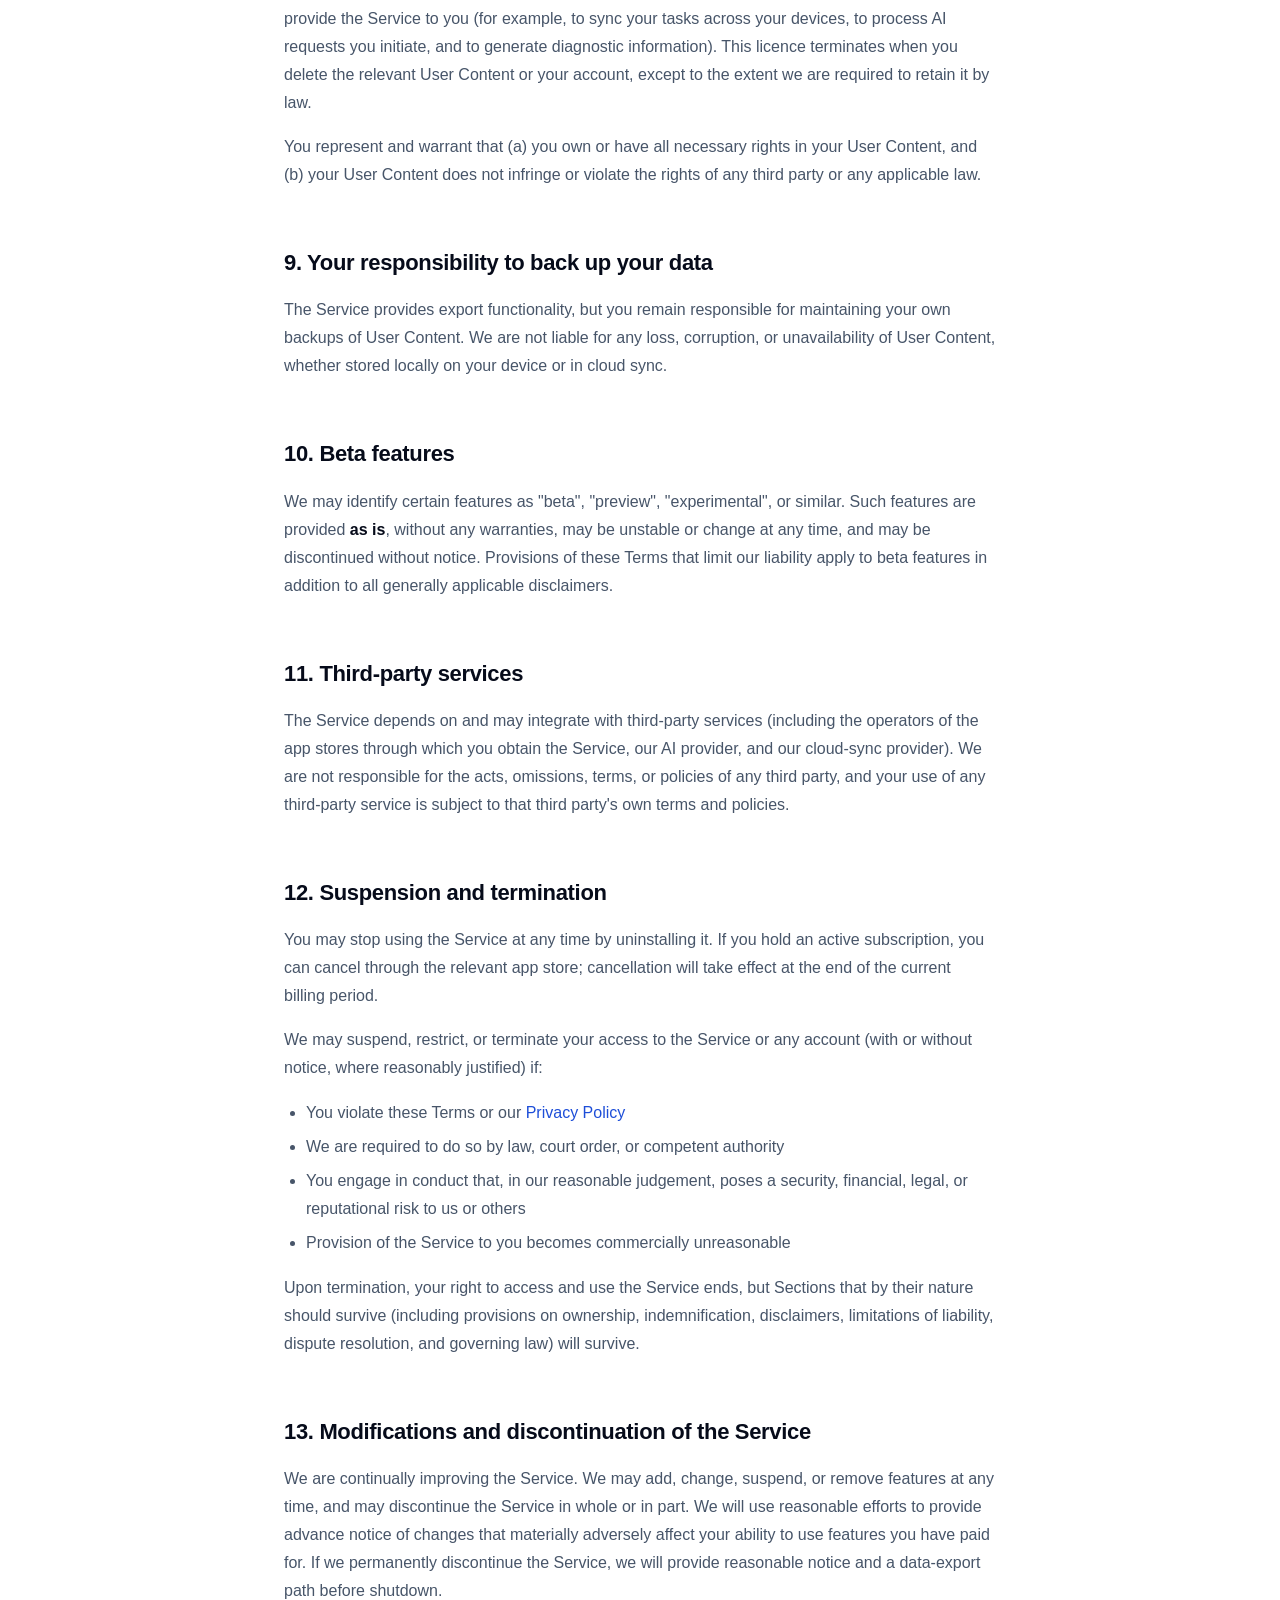
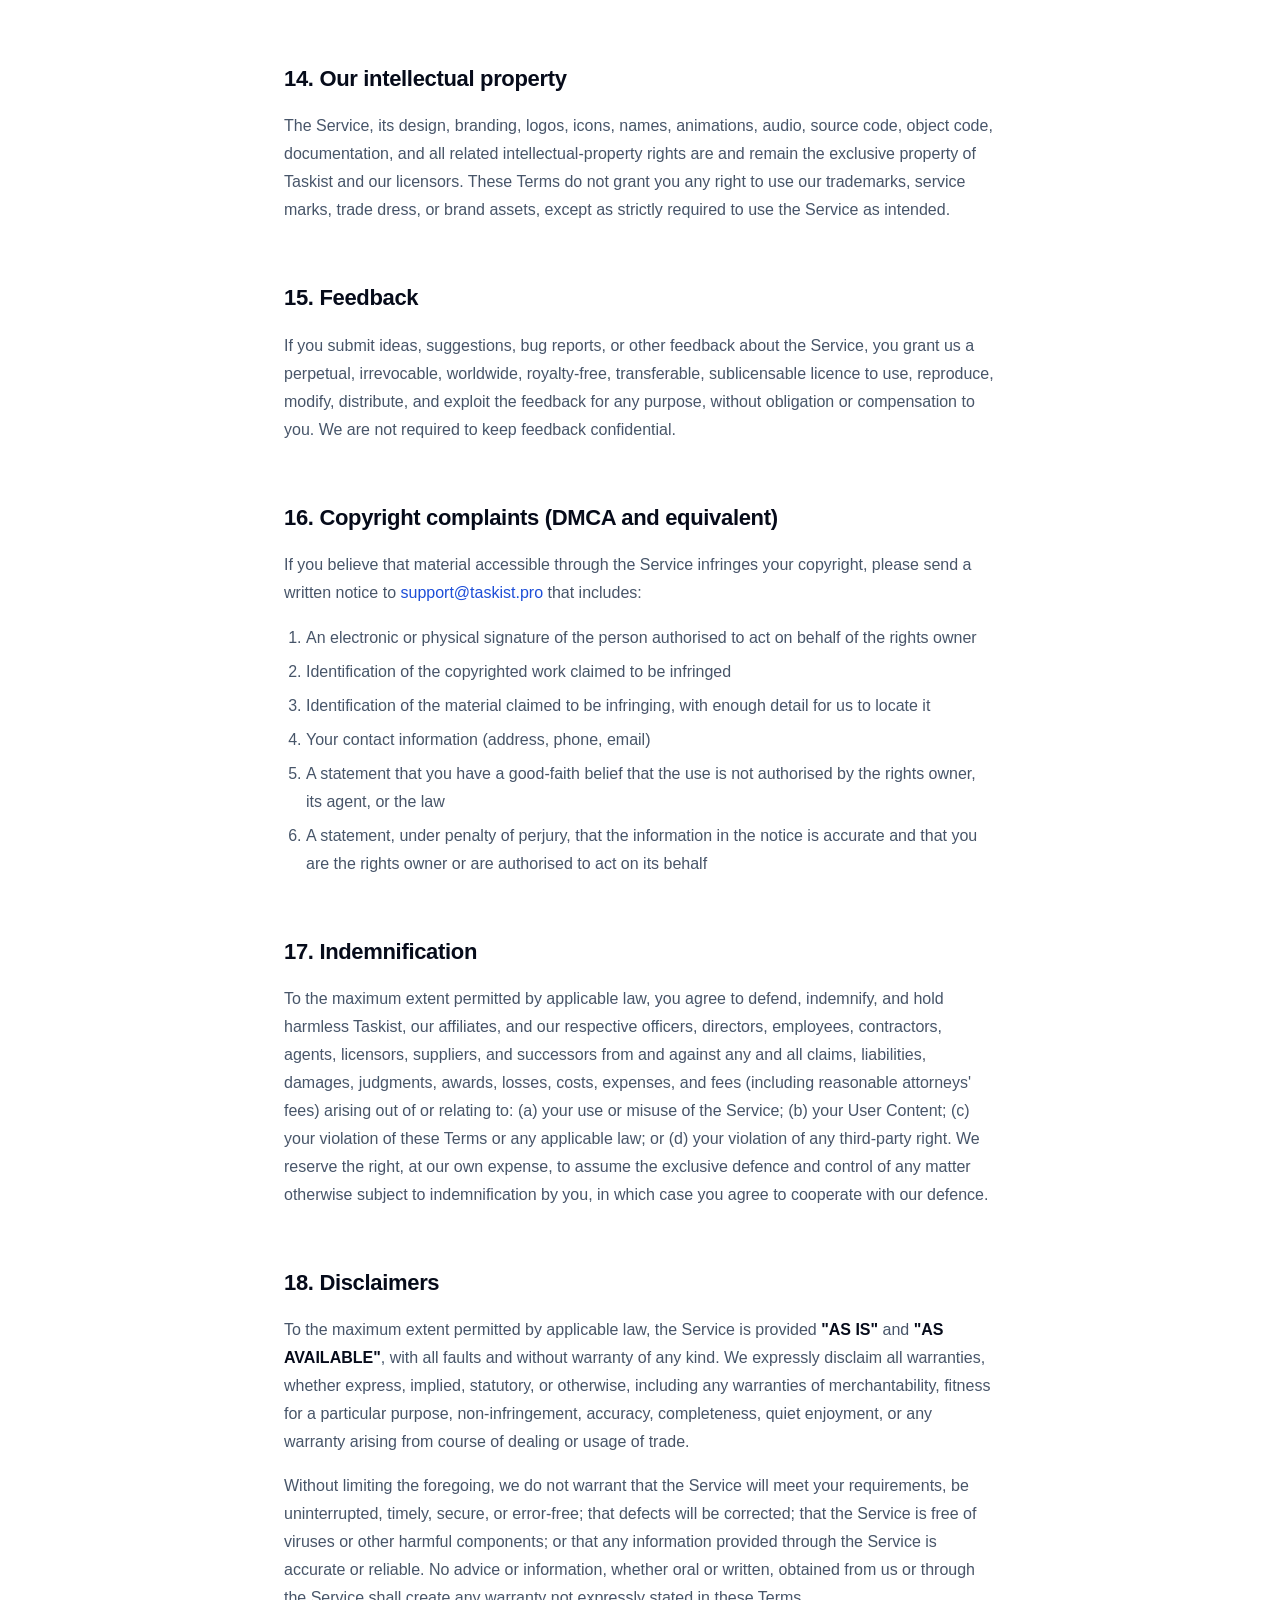
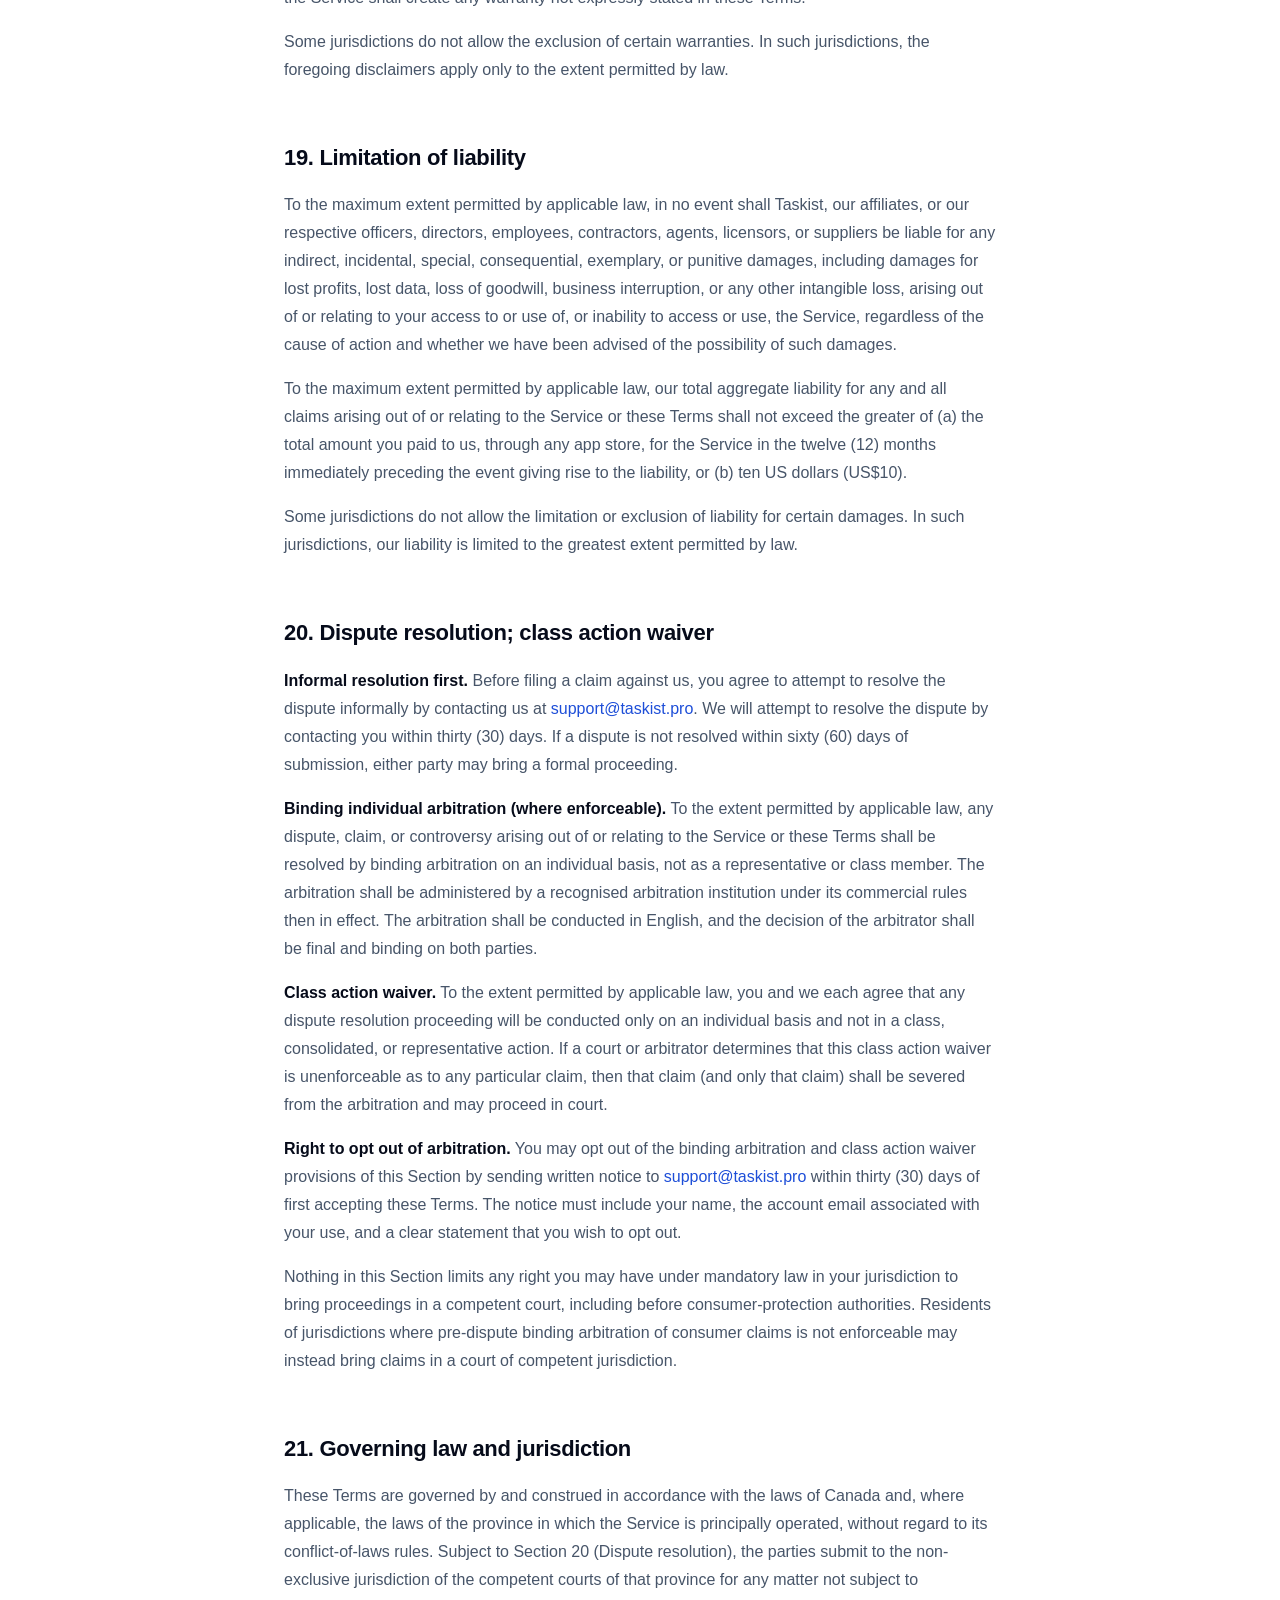
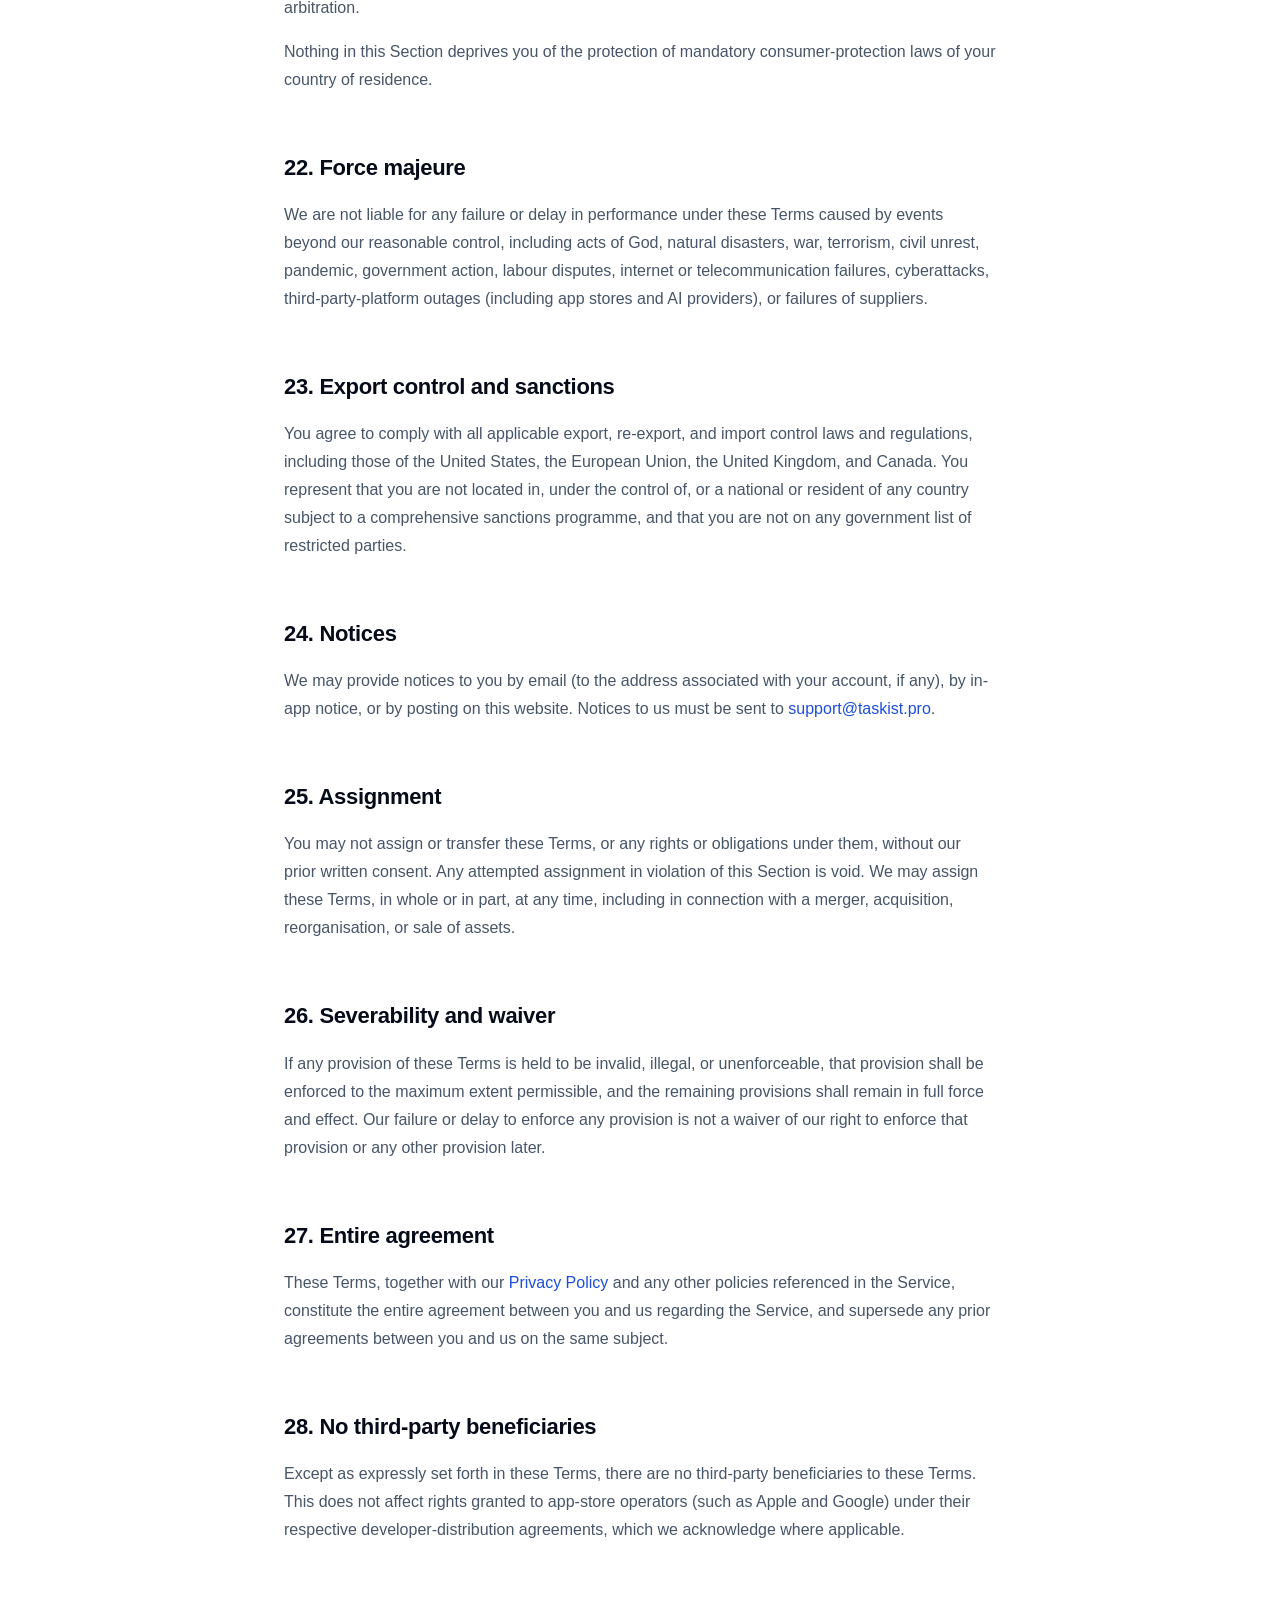
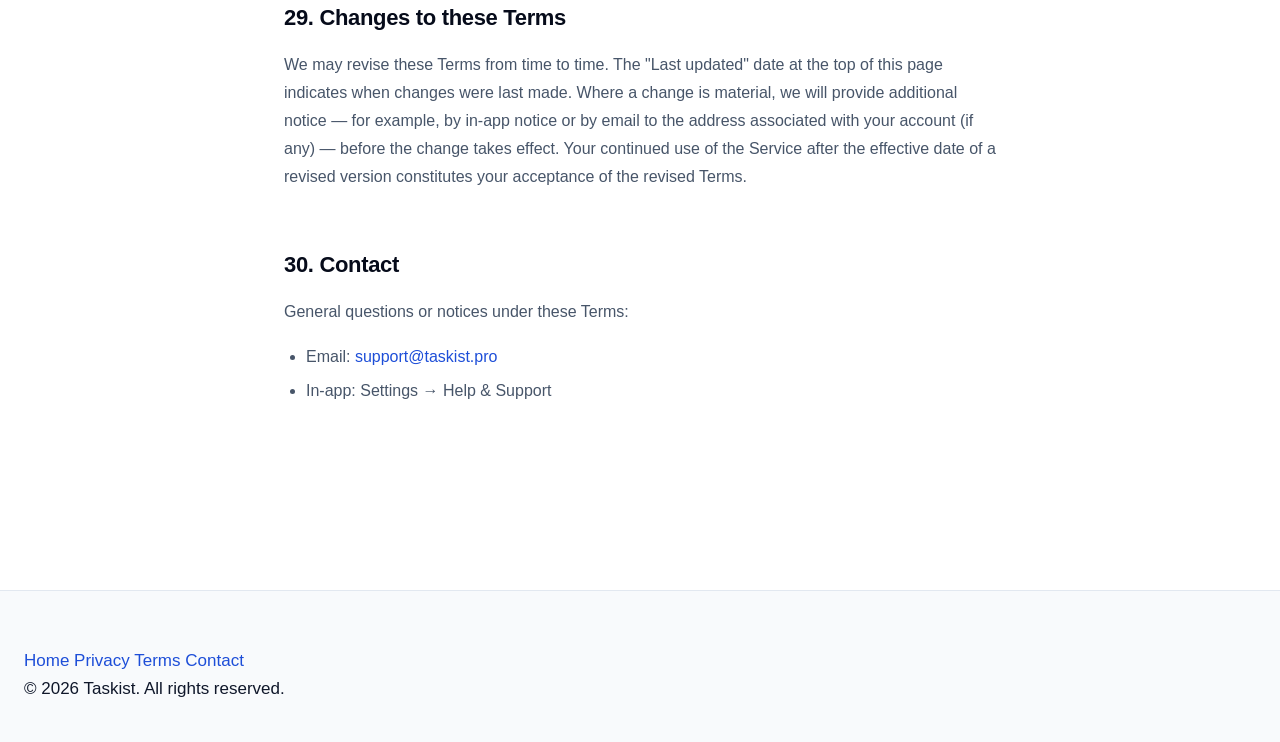
<file: terms.html>
<!doctype html>
<html lang="en">
<head>
<meta charset="utf-8" />
<meta name="viewport" content="width=device-width, initial-scale=1" />
<title>Terms of Service — Taskist</title>
<meta name="description" content="The Terms of Service governing your use of Taskist." />
<link rel="icon" type="image/png" href="favicon.png" />
<link rel="apple-touch-icon" href="favicon.png" />
<link rel="stylesheet" href="style.css" />
</head>
<body>

<header class="site-header">
  <div class="site-header__inner">
    <a class="logo" href="/">
      <img class="logo__mark" src="icon.png" alt="Taskist icon" />
      <span>Taskist</span>
    </a>
    <nav class="site-nav">
      <a href="privacy.html">Privacy</a>
      <a href="terms.html">Terms</a>
      <a href="mailto:support@taskist.pro">Contact</a>
    </nav>
  </div>
</header>

<article class="article">
  <p class="article__eyebrow">Legal</p>
  <h1>Terms of Service</h1>
  <p class="updated">Last updated: 18 May 2026 · Effective: 18 May 2026</p>

  <div class="callout">
    <p><strong>Please read these Terms carefully.</strong> They contain important
    provisions, including a disclaimer of warranties, a limitation of our
    liability, an indemnification obligation, and (where enforceable) a class
    action waiver and a binding individual-arbitration clause. By using
    Taskist, you accept these Terms.</p>
  </div>

  <h2>1. Acceptance of these Terms</h2>
  <p>These Terms of Service ("<strong>Terms</strong>") form a binding legal agreement
  between you ("<strong>you</strong>", "<strong>user</strong>") and Taskist
  ("<strong>Taskist</strong>", "<strong>we</strong>", "<strong>us</strong>", "<strong>our</strong>") regarding your
  access to and use of the Taskist mobile applications, websites, and related
  services (collectively, the "<strong>Service</strong>"). By downloading, installing,
  registering for, or otherwise using the Service, you agree to be bound by
  these Terms and by our <a href="privacy.html">Privacy Policy</a>, which is
  incorporated by reference. If you do not agree, do not use the Service.</p>

  <h2>2. Eligibility</h2>
  <p>You must be at least 13 years old, or the minimum age of digital consent
  in your jurisdiction (whichever is greater), to use the Service. You also
  represent that you are not barred from using the Service under the laws of
  your country, place of residence, or under any other applicable laws, and
  that you are not located in a country subject to a comprehensive
  government embargo or designated as a "terrorist-supporting" country, nor
  are you listed on any government list of prohibited or restricted parties.</p>
  <p>If you use the Service on behalf of an organisation, you represent that
  you have authority to bind that organisation to these Terms, and references
  to "you" include that organisation.</p>

  <h2>3. Account registration</h2>
  <p>Most features of the Service work without an account. If you choose to
  create an account for cloud sync or other optional features, you agree to:</p>
  <ul>
    <li>Provide accurate, current, and complete information</li>
    <li>Maintain the security of your credentials and not share them with any third party</li>
    <li>Notify us promptly if you suspect any unauthorised access to your account</li>
    <li>Accept responsibility for all activities that occur under your account</li>
  </ul>
  <p>We may refuse, suspend, or terminate any account at our reasonable
  discretion, including where we believe the account has been used in
  violation of these Terms.</p>

  <h2>4. Licence grant</h2>
  <p>Subject to your continued compliance with these Terms, we grant you a
  limited, non-exclusive, non-transferable, non-sublicensable, revocable
  licence to download, install, and use the Service on devices you own or
  control, solely for your personal, non-commercial use, or for the internal
  business use of the organisation on whose behalf you accepted these Terms.</p>
  <p>No rights other than those expressly granted in these Terms are conveyed
  to you. All rights not expressly granted are reserved by us.</p>

  <h2>5. Restrictions on use</h2>
  <p>You agree that you will not, and will not permit any third party to:</p>
  <ul>
    <li>Copy, modify, adapt, translate, reverse engineer, decompile, disassemble, or otherwise attempt to derive the source code of the Service, except to the extent expressly permitted by applicable law that cannot be excluded by agreement</li>
    <li>Remove, alter, or obscure any copyright, trademark, or other proprietary notice</li>
    <li>Use any robot, scraper, data-mining tool, or other automated means to access the Service or its content</li>
    <li>Circumvent, disable, or otherwise interfere with security-related features of the Service or features that prevent or restrict use or copying</li>
    <li>Use the Service to develop, train, fine-tune, or evaluate any machine-learning or artificial-intelligence model that competes with the Service</li>
    <li>Use the Service to transmit material that is unlawful, infringing, defamatory, harassing, threatening, obscene, harmful to minors, or otherwise objectionable</li>
    <li>Use the Service to send spam, malware, or unsolicited communications</li>
    <li>Attempt to gain unauthorised access to any portion of the Service, its servers, or any related systems</li>
    <li>Use the Service in any manner that could damage, disable, overburden, or impair our infrastructure</li>
    <li>Bypass, manipulate, or attempt to defraud subscription validation, in-app purchases, free trials, promotional codes, or refund mechanisms</li>
    <li>Resell, sublicense, rent, lease, or otherwise commercially redistribute the Service or access to it</li>
    <li>Use the Service to provide a similar or competing service to third parties</li>
    <li>Use the Service in violation of any applicable law, regulation, or third-party right</li>
  </ul>

  <h2>6. Subscriptions, free trials, billing, and refunds</h2>

  <h3>6.1 Pro plans</h3>
  <p>"<strong>Taskist Pro</strong>" unlocks additional features described in the
  Service. Pro is available on a monthly subscription, an annual subscription,
  or as a one-time lifetime purchase, at the prices shown in the Service at
  the time of purchase. We may add, change, or remove plans, features, or
  price points at any time on a forward-going basis.</p>

  <h3>6.2 Auto-renewal</h3>
  <p>Subscriptions automatically renew at the end of each billing period at
  the then-current price, charged to the payment method you registered with
  the relevant app store, unless you cancel at least 24 hours before the end
  of the current period. You can manage and cancel subscriptions through
  your account settings in Google Play (Android) or the App Store (iOS).
  Cancellation takes effect at the end of the current paid period; you
  retain Pro access until then.</p>

  <h3>6.3 Free trials</h3>
  <p>If we offer a free trial, you will not be charged until the trial period
  ends, provided you cancel before the end of the trial. We reserve the
  right to limit eligibility for free trials and to prevent abuse, including
  by accounts that appear to be created solely to obtain repeated trials.
  Free trials may be unavailable in certain regions or for certain accounts.</p>

  <h3>6.4 Lifetime plan</h3>
  <p>The Lifetime plan is a one-time, non-refundable (except as required by
  law or applicable store policy) purchase that grants Pro access for the
  operational lifetime of the Service on your account, including future
  updates that we make generally available to Pro users. "Lifetime" refers
  to the operational lifetime of the Service as a product. If we permanently
  discontinue the Service, we will provide reasonable notice and a
  data-export path, but we cannot guarantee continued operation or specific
  features in perpetuity.</p>

  <h3>6.5 Refunds</h3>
  <p>Refund eligibility is governed exclusively by the store through which
  you obtained the Service (Google Play or Apple App Store) and by any
  mandatory consumer-protection law in your jurisdiction. We do not process
  payments directly and therefore cannot, in most cases, issue refunds
  ourselves. Where applicable consumer law (such as the EU right of
  withdrawal) gives you a refund right that overrides store policy, that
  right applies in full.</p>

  <h3>6.6 Price changes</h3>
  <p>We may change the price of subscriptions on a forward-going basis. Where
  required by applicable law or store policy, we will give you reasonable
  notice before the new price applies to your renewal, and an opportunity
  to cancel before the new price takes effect.</p>

  <h3>6.7 Taxes</h3>
  <p>Prices shown may exclude applicable sales, value-added, or similar
  taxes, which will be added by the relevant app store where required.</p>

  <h2>7. AI features</h2>
  <p>The Service includes optional AI-assisted features powered by third-party
  providers (currently Google Gemini). AI features are <strong>provided
  "as is"</strong> and depend on third-party models that may produce inaccurate,
  incomplete, biased, or misleading output. You acknowledge and agree that:</p>
  <ul>
    <li>AI output is suggestive and advisory only; you remain solely responsible for deciding whether to act on it</li>
    <li>AI output must not be relied upon for medical, legal, financial, safety-critical, or otherwise consequential decisions</li>
    <li>We do not guarantee any particular outcome, accuracy, or quality of AI output</li>
    <li>You will not submit to AI features any content that violates applicable law or third-party rights, or that contains sensitive personal data of others without their consent</li>
    <li>Usage of AI features is subject to fair-use quotas; we may rate-limit, throttle, or temporarily suspend access to prevent abuse or excessive cost</li>
    <li>The underlying AI provider may change, and the Service may evolve accordingly</li>
  </ul>

  <h2>8. User content and ownership</h2>
  <p>You retain all rights, title, and interest in and to the content you
  create in the Service (tasks, notes, lists, habits, attachments, and
  similar — "<strong>User Content</strong>"). We do not claim ownership of User
  Content.</p>
  <p>You grant us a worldwide, non-exclusive, royalty-free, fully paid-up
  licence to host, store, transmit, reproduce, display, and adapt your
  User Content solely to the extent necessary to operate and provide the
  Service to you (for example, to sync your tasks across your devices, to
  process AI requests you initiate, and to generate diagnostic information).
  This licence terminates when you delete the relevant User Content or your
  account, except to the extent we are required to retain it by law.</p>
  <p>You represent and warrant that (a) you own or have all necessary rights
  in your User Content, and (b) your User Content does not infringe or
  violate the rights of any third party or any applicable law.</p>

  <h2>9. Your responsibility to back up your data</h2>
  <p>The Service provides export functionality, but you remain responsible
  for maintaining your own backups of User Content. We are not liable for
  any loss, corruption, or unavailability of User Content, whether stored
  locally on your device or in cloud sync.</p>

  <h2>10. Beta features</h2>
  <p>We may identify certain features as "beta", "preview", "experimental",
  or similar. Such features are provided <strong>as is</strong>, without any
  warranties, may be unstable or change at any time, and may be discontinued
  without notice. Provisions of these Terms that limit our liability apply
  to beta features in addition to all generally applicable disclaimers.</p>

  <h2>11. Third-party services</h2>
  <p>The Service depends on and may integrate with third-party services
  (including the operators of the app stores through which you obtain the
  Service, our AI provider, and our cloud-sync provider). We are not
  responsible for the acts, omissions, terms, or policies of any third
  party, and your use of any third-party service is subject to that
  third party's own terms and policies.</p>

  <h2>12. Suspension and termination</h2>
  <p>You may stop using the Service at any time by uninstalling it. If you
  hold an active subscription, you can cancel through the relevant app
  store; cancellation will take effect at the end of the current billing
  period.</p>
  <p>We may suspend, restrict, or terminate your access to the Service or
  any account (with or without notice, where reasonably justified) if:</p>
  <ul>
    <li>You violate these Terms or our <a href="privacy.html">Privacy Policy</a></li>
    <li>We are required to do so by law, court order, or competent authority</li>
    <li>You engage in conduct that, in our reasonable judgement, poses a security, financial, legal, or reputational risk to us or others</li>
    <li>Provision of the Service to you becomes commercially unreasonable</li>
  </ul>
  <p>Upon termination, your right to access and use the Service ends, but
  Sections that by their nature should survive (including provisions on
  ownership, indemnification, disclaimers, limitations of liability,
  dispute resolution, and governing law) will survive.</p>

  <h2>13. Modifications and discontinuation of the Service</h2>
  <p>We are continually improving the Service. We may add, change, suspend,
  or remove features at any time, and may discontinue the Service in whole
  or in part. We will use reasonable efforts to provide advance notice of
  changes that materially adversely affect your ability to use features
  you have paid for. If we permanently discontinue the Service, we will
  provide reasonable notice and a data-export path before shutdown.</p>

  <h2>14. Our intellectual property</h2>
  <p>The Service, its design, branding, logos, icons, names, animations,
  audio, source code, object code, documentation, and all related
  intellectual-property rights are and remain the exclusive property of
  Taskist and our licensors. These Terms do not grant you any right to use
  our trademarks, service marks, trade dress, or brand assets, except as
  strictly required to use the Service as intended.</p>

  <h2>15. Feedback</h2>
  <p>If you submit ideas, suggestions, bug reports, or other feedback about
  the Service, you grant us a perpetual, irrevocable, worldwide,
  royalty-free, transferable, sublicensable licence to use, reproduce,
  modify, distribute, and exploit the feedback for any purpose, without
  obligation or compensation to you. We are not required to keep feedback
  confidential.</p>

  <h2>16. Copyright complaints (DMCA and equivalent)</h2>
  <p>If you believe that material accessible through the Service infringes
  your copyright, please send a written notice to
  <a href="mailto:support@taskist.pro">support@taskist.pro</a> that includes:</p>
  <ol>
    <li>An electronic or physical signature of the person authorised to act on behalf of the rights owner</li>
    <li>Identification of the copyrighted work claimed to be infringed</li>
    <li>Identification of the material claimed to be infringing, with enough detail for us to locate it</li>
    <li>Your contact information (address, phone, email)</li>
    <li>A statement that you have a good-faith belief that the use is not authorised by the rights owner, its agent, or the law</li>
    <li>A statement, under penalty of perjury, that the information in the notice is accurate and that you are the rights owner or are authorised to act on its behalf</li>
  </ol>

  <h2>17. Indemnification</h2>
  <p>To the maximum extent permitted by applicable law, you agree to
  defend, indemnify, and hold harmless Taskist, our affiliates, and our
  respective officers, directors, employees, contractors, agents,
  licensors, suppliers, and successors from and against any and all
  claims, liabilities, damages, judgments, awards, losses, costs,
  expenses, and fees (including reasonable attorneys' fees) arising out
  of or relating to: (a) your use or misuse of the Service; (b) your
  User Content; (c) your violation of these Terms or any applicable
  law; or (d) your violation of any third-party right. We reserve the
  right, at our own expense, to assume the exclusive defence and
  control of any matter otherwise subject to indemnification by you, in
  which case you agree to cooperate with our defence.</p>

  <h2>18. Disclaimers</h2>
  <p>To the maximum extent permitted by applicable law, the Service is
  provided <strong>"AS IS"</strong> and <strong>"AS AVAILABLE"</strong>, with all
  faults and without warranty of any kind. We expressly disclaim all
  warranties, whether express, implied, statutory, or otherwise, including
  any warranties of merchantability, fitness for a particular purpose,
  non-infringement, accuracy, completeness, quiet enjoyment, or any
  warranty arising from course of dealing or usage of trade.</p>
  <p>Without limiting the foregoing, we do not warrant that the Service
  will meet your requirements, be uninterrupted, timely, secure, or
  error-free; that defects will be corrected; that the Service is free of
  viruses or other harmful components; or that any information provided
  through the Service is accurate or reliable. No advice or information,
  whether oral or written, obtained from us or through the Service shall
  create any warranty not expressly stated in these Terms.</p>
  <p>Some jurisdictions do not allow the exclusion of certain warranties.
  In such jurisdictions, the foregoing disclaimers apply only to the
  extent permitted by law.</p>

  <h2>19. Limitation of liability</h2>
  <p>To the maximum extent permitted by applicable law, in no event shall
  Taskist, our affiliates, or our respective officers, directors,
  employees, contractors, agents, licensors, or suppliers be liable for
  any indirect, incidental, special, consequential, exemplary, or
  punitive damages, including damages for lost profits, lost data, loss
  of goodwill, business interruption, or any other intangible loss,
  arising out of or relating to your access to or use of, or inability
  to access or use, the Service, regardless of the cause of action and
  whether we have been advised of the possibility of such damages.</p>
  <p>To the maximum extent permitted by applicable law, our total
  aggregate liability for any and all claims arising out of or relating
  to the Service or these Terms shall not exceed the greater of (a)
  the total amount you paid to us, through any app store, for the
  Service in the twelve (12) months immediately preceding the event
  giving rise to the liability, or (b) ten US dollars (US$10).</p>
  <p>Some jurisdictions do not allow the limitation or exclusion of
  liability for certain damages. In such jurisdictions, our liability
  is limited to the greatest extent permitted by law.</p>

  <h2>20. Dispute resolution; class action waiver</h2>
  <p><strong>Informal resolution first.</strong> Before filing a claim against us,
  you agree to attempt to resolve the dispute informally by contacting us
  at <a href="mailto:support@taskist.pro">support@taskist.pro</a>. We will
  attempt to resolve the dispute by contacting you within thirty (30) days.
  If a dispute is not resolved within sixty (60) days of submission,
  either party may bring a formal proceeding.</p>
  <p><strong>Binding individual arbitration (where enforceable).</strong> To the
  extent permitted by applicable law, any dispute, claim, or controversy
  arising out of or relating to the Service or these Terms shall be
  resolved by binding arbitration on an individual basis, not as a
  representative or class member. The arbitration shall be administered
  by a recognised arbitration institution under its commercial rules then
  in effect. The arbitration shall be conducted in English, and the
  decision of the arbitrator shall be final and binding on both parties.</p>
  <p><strong>Class action waiver.</strong> To the extent permitted by applicable
  law, you and we each agree that any dispute resolution proceeding will
  be conducted only on an individual basis and not in a class,
  consolidated, or representative action. If a court or arbitrator
  determines that this class action waiver is unenforceable as to any
  particular claim, then that claim (and only that claim) shall be
  severed from the arbitration and may proceed in court.</p>
  <p><strong>Right to opt out of arbitration.</strong> You may opt out of the
  binding arbitration and class action waiver provisions of this Section
  by sending written notice to
  <a href="mailto:support@taskist.pro">support@taskist.pro</a> within thirty
  (30) days of first accepting these Terms. The notice must include your
  name, the account email associated with your use, and a clear statement
  that you wish to opt out.</p>
  <p>Nothing in this Section limits any right you may have under
  mandatory law in your jurisdiction to bring proceedings in a competent
  court, including before consumer-protection authorities. Residents of
  jurisdictions where pre-dispute binding arbitration of consumer claims
  is not enforceable may instead bring claims in a court of competent
  jurisdiction.</p>

  <h2>21. Governing law and jurisdiction</h2>
  <p>These Terms are governed by and construed in accordance with the laws
  of Canada and, where applicable, the laws of the province in which the
  Service is principally operated, without regard to its conflict-of-laws
  rules. Subject to Section 20 (Dispute resolution), the parties submit
  to the non-exclusive jurisdiction of the competent courts of that
  province for any matter not subject to arbitration.</p>
  <p>Nothing in this Section deprives you of the protection of mandatory
  consumer-protection laws of your country of residence.</p>

  <h2>22. Force majeure</h2>
  <p>We are not liable for any failure or delay in performance under
  these Terms caused by events beyond our reasonable control, including
  acts of God, natural disasters, war, terrorism, civil unrest,
  pandemic, government action, labour disputes, internet or
  telecommunication failures, cyberattacks, third-party-platform outages
  (including app stores and AI providers), or failures of suppliers.</p>

  <h2>23. Export control and sanctions</h2>
  <p>You agree to comply with all applicable export, re-export, and import
  control laws and regulations, including those of the United States,
  the European Union, the United Kingdom, and Canada. You represent that
  you are not located in, under the control of, or a national or
  resident of any country subject to a comprehensive sanctions
  programme, and that you are not on any government list of restricted
  parties.</p>

  <h2>24. Notices</h2>
  <p>We may provide notices to you by email (to the address associated
  with your account, if any), by in-app notice, or by posting on this
  website. Notices to us must be sent to
  <a href="mailto:support@taskist.pro">support@taskist.pro</a>.</p>

  <h2>25. Assignment</h2>
  <p>You may not assign or transfer these Terms, or any rights or
  obligations under them, without our prior written consent. Any
  attempted assignment in violation of this Section is void. We may
  assign these Terms, in whole or in part, at any time, including in
  connection with a merger, acquisition, reorganisation, or sale of
  assets.</p>

  <h2>26. Severability and waiver</h2>
  <p>If any provision of these Terms is held to be invalid, illegal, or
  unenforceable, that provision shall be enforced to the maximum extent
  permissible, and the remaining provisions shall remain in full force
  and effect. Our failure or delay to enforce any provision is not a
  waiver of our right to enforce that provision or any other provision
  later.</p>

  <h2>27. Entire agreement</h2>
  <p>These Terms, together with our <a href="privacy.html">Privacy
  Policy</a> and any other policies referenced in the Service,
  constitute the entire agreement between you and us regarding the
  Service, and supersede any prior agreements between you and us on
  the same subject.</p>

  <h2>28. No third-party beneficiaries</h2>
  <p>Except as expressly set forth in these Terms, there are no
  third-party beneficiaries to these Terms. This does not affect rights
  granted to app-store operators (such as Apple and Google) under their
  respective developer-distribution agreements, which we acknowledge
  where applicable.</p>

  <h2>29. Changes to these Terms</h2>
  <p>We may revise these Terms from time to time. The "Last updated" date
  at the top of this page indicates when changes were last made. Where a
  change is material, we will provide additional notice — for example,
  by in-app notice or by email to the address associated with your
  account (if any) — before the change takes effect. Your continued use
  of the Service after the effective date of a revised version
  constitutes your acceptance of the revised Terms.</p>

  <h2>30. Contact</h2>
  <p>General questions or notices under these Terms:</p>
  <ul>
    <li>Email: <a href="mailto:support@taskist.pro">support@taskist.pro</a></li>
    <li>In-app: Settings → Help &amp; Support</li>
  </ul>
</article>

<footer class="site-footer">
  <div class="site-footer__links">
    <a href="/">Home</a>
    <a href="privacy.html">Privacy</a>
    <a href="terms.html">Terms</a>
    <a href="mailto:support@taskist.pro">Contact</a>
  </div>
  <div class="site-footer__copy">© 2026 Taskist. All rights reserved.</div>
</footer>

</body>
</html>
</file>
<file: style.css>
/* Taskist marketing site — light-mode stylesheet
 * Palette: blue + white. Inspired by Stripe / Linear / Things 3.
 */

:root {
  color-scheme: light;

  --blue-50:  #EFF6FF;
  --blue-100: #DBEAFE;
  --blue-200: #BFDBFE;
  --blue-300: #93C5FD;
  --blue-400: #60A5FA;
  --blue-500: #3B82F6;
  --blue-600: #2563EB;
  --blue-700: #1D4ED8;
  --blue-800: #1E40AF;
  --blue-900: #1E3A8A;

  --primary:        var(--blue-600);
  --primary-strong: var(--blue-700);
  --primary-soft:   var(--blue-50);

  --gray-0:   #FFFFFF;
  --gray-25:  #FCFCFD;
  --gray-50:  #F8FAFC;
  --gray-100: #F1F5F9;
  --gray-200: #E2E8F0;
  --gray-300: #CBD5E1;
  --gray-400: #94A3B8;
  --gray-500: #64748B;
  --gray-600: #475569;
  --gray-700: #334155;
  --gray-800: #1E293B;
  --gray-900: #0F172A;

  --bg:          var(--gray-0);
  --bg-alt:      var(--gray-50);
  --bg-card:     var(--gray-0);
  --text:        var(--gray-900);
  --text-strong: #060B1A;
  --text-muted:  var(--gray-600);
  --text-soft:   var(--gray-500);
  --border:      var(--gray-200);
  --border-soft: var(--gray-100);

  --shadow-xs: 0 1px 2px rgba(15, 23, 42, 0.04);
  --shadow-sm: 0 1px 3px rgba(15, 23, 42, 0.06), 0 1px 2px rgba(15, 23, 42, 0.04);
  --shadow-md: 0 6px 16px -4px rgba(15, 23, 42, 0.08), 0 2px 4px rgba(15, 23, 42, 0.04);
  --shadow-lg: 0 28px 56px -16px rgba(15, 23, 42, 0.14), 0 8px 16px -8px rgba(15, 23, 42, 0.06);
  --shadow-xl: 0 48px 96px -24px rgba(15, 23, 42, 0.18), 0 16px 32px -8px rgba(15, 23, 42, 0.08);
  --shadow-brand: 0 16px 40px -12px rgba(37, 99, 235, 0.32);
  --shadow-brand-lg: 0 36px 80px -20px rgba(37, 99, 235, 0.40);

  --radius-sm:   8px;
  --radius-md:   12px;
  --radius-lg:   18px;
  --radius-xl:   24px;
  --radius-2xl:  32px;
  --radius-full: 999px;

  --container: 1180px;
}

*, *::before, *::after { box-sizing: border-box; }

html {
  scroll-behavior: smooth;
  -webkit-text-size-adjust: 100%;
  background: var(--bg);
}

body {
  margin: 0;
  font-family: -apple-system, BlinkMacSystemFont, "Inter var", "Inter",
    "SF Pro Text", "Segoe UI", Roboto, "Helvetica Neue", Arial, sans-serif;
  font-feature-settings: "ss01", "cv11";
  font-size: 17px;
  line-height: 1.6;
  color: var(--text);
  background: var(--bg);
  -webkit-font-smoothing: antialiased;
  -moz-osx-font-smoothing: grayscale;
  text-rendering: optimizeLegibility;
}

a {
  color: var(--primary-strong);
  text-decoration: none;
  transition: color 0.15s ease;
}
a:hover { color: var(--primary); }

img, svg { display: block; max-width: 100%; }

::selection { background: var(--blue-200); color: var(--text-strong); }

.container {
  max-width: var(--container);
  margin: 0 auto;
  padding: 0 24px;
}

/* ── Header ──────────────────────────────────────────────────────────── */

.site-header {
  position: sticky;
  top: 0;
  background: rgba(255, 255, 255, 0.82);
  backdrop-filter: saturate(180%) blur(24px);
  -webkit-backdrop-filter: saturate(180%) blur(24px);
  border-bottom: 1px solid var(--border-soft);
  z-index: 50;
}
.site-header__inner {
  max-width: var(--container);
  margin: 0 auto;
  padding: 14px 24px;
  display: flex;
  align-items: center;
  justify-content: space-between;
}
.logo {
  display: flex;
  align-items: center;
  gap: 10px;
  color: var(--text-strong);
  font-weight: 700;
  letter-spacing: -0.015em;
  font-size: 18px;
}
.logo:hover { color: var(--text-strong); }
.logo__mark {
  width: 32px;
  height: 32px;
  display: block;
  /* The icon PNG is the real Taskist app icon — colored ring + blue
   * check on a transparent background. No box / gradient under it. */
  object-fit: contain;
}
.site-nav { display: flex; gap: 4px; align-items: center; }
.site-nav a {
  color: var(--text-muted);
  font-size: 14.5px;
  font-weight: 500;
  padding: 8px 12px;
  border-radius: 8px;
  transition: background 0.15s ease, color 0.15s ease;
}
.site-nav a:hover { color: var(--text-strong); background: var(--border-soft); }
.site-nav .nav-cta {
  margin-left: 6px;
  background: linear-gradient(135deg, var(--blue-500), var(--blue-700));
  color: white;
  padding: 9px 16px;
  font-weight: 600;
  border-radius: var(--radius-full);
  box-shadow: var(--shadow-brand);
}
.site-nav .nav-cta:hover { color: white; transform: translateY(-1px); }
@media (max-width: 700px) {
  .site-nav .nav-hide-mobile { display: none; }
}

/* ── Common section scaffolding ──────────────────────────────────────── */

section.section {
  padding: clamp(80px, 11vw, 128px) 24px;
}
.section--alt { background: var(--bg-alt); }
.section__head {
  max-width: 760px;
  margin: 0 auto clamp(48px, 7vw, 72px);
  text-align: center;
}
.section__head .eyebrow { margin-bottom: 18px; }
.section__title {
  font-size: clamp(32px, 4.5vw, 50px);
  font-weight: 800;
  letter-spacing: -0.030em;
  line-height: 1.08;
  color: var(--text-strong);
  margin: 0 0 16px;
}
.section__subtitle {
  color: var(--text-muted);
  font-size: 18px;
  line-height: 1.6;
  margin: 0;
}

.eyebrow {
  display: inline-flex;
  align-items: center;
  gap: 8px;
  padding: 7px 14px;
  background: var(--bg-card);
  color: var(--primary-strong);
  font-size: 12.5px;
  font-weight: 600;
  letter-spacing: 0.02em;
  border: 1px solid var(--border);
  border-radius: var(--radius-full);
  box-shadow: var(--shadow-xs);
}
.eyebrow__dot {
  width: 6px;
  height: 6px;
  border-radius: 50%;
  background: var(--primary);
  box-shadow: 0 0 0 4px var(--primary-soft);
}

/* ── Buttons ─────────────────────────────────────────────────────────── */

.btn {
  display: inline-flex;
  align-items: center;
  gap: 8px;
  padding: 14px 24px;
  font-size: 15px;
  font-weight: 600;
  letter-spacing: -0.005em;
  border-radius: var(--radius-full);
  transition: transform 0.15s ease, box-shadow 0.15s ease, background 0.15s ease, color 0.15s ease;
  white-space: nowrap;
}
.btn--primary {
  background: linear-gradient(135deg, var(--blue-500), var(--blue-700));
  color: white;
  box-shadow: var(--shadow-brand);
}
.btn--primary:hover {
  color: white;
  transform: translateY(-1px);
  box-shadow: 0 22px 48px -10px rgba(37, 99, 235, 0.46);
}
.btn--ghost {
  background: var(--bg-card);
  color: var(--text-strong);
  border: 1px solid var(--border);
  box-shadow: var(--shadow-xs);
}
.btn--ghost:hover {
  color: var(--text-strong);
  background: var(--bg-alt);
  transform: translateY(-1px);
}
.btn svg { width: 16px; height: 16px; }

/* ── Hero ────────────────────────────────────────────────────────────── */

.hero {
  position: relative;
  padding: clamp(72px, 11vw, 120px) 24px clamp(56px, 9vw, 96px);
  overflow: hidden;
  isolation: isolate;
  background: var(--bg);
}
/* Layered background */
.hero::before {
  content: "";
  position: absolute;
  inset: 0;
  background-image: radial-gradient(circle, var(--gray-200) 1px, transparent 1px);
  background-size: 28px 28px;
  mask-image: radial-gradient(60% 60% at 50% 30%, black 30%, transparent 75%);
  -webkit-mask-image: radial-gradient(60% 60% at 50% 30%, black 30%, transparent 75%);
  opacity: 0.55;
  z-index: -2;
}
.hero::after {
  content: "";
  position: absolute;
  inset: -20% 0 auto 0;
  height: 720px;
  background:
    radial-gradient(60% 80% at 50% 0%, var(--blue-100), transparent 65%),
    radial-gradient(40% 60% at 18% 18%, color-mix(in srgb, var(--blue-200) 55%, transparent), transparent 80%),
    radial-gradient(40% 60% at 82% 18%, color-mix(in srgb, var(--blue-200) 55%, transparent), transparent 80%);
  z-index: -1;
}

.hero__inner {
  max-width: var(--container);
  margin: 0 auto;
  display: grid;
  grid-template-columns: 1.05fr 0.95fr;
  gap: clamp(32px, 6vw, 80px);
  align-items: center;
}
.hero__copy .eyebrow { margin-bottom: 26px; }
.hero h1 {
  font-size: clamp(42px, 7vw, 76px);
  line-height: 1.02;
  letter-spacing: -0.040em;
  font-weight: 800;
  margin: 0 0 22px;
  color: var(--text-strong);
}
.hero h1 .accent {
  background: linear-gradient(135deg, var(--blue-500), var(--blue-700));
  -webkit-background-clip: text;
  background-clip: text;
  color: transparent;
}
.hero p.lead {
  font-size: clamp(17px, 1.75vw, 20px);
  color: var(--text-muted);
  margin: 0 0 34px;
  line-height: 1.55;
  max-width: 540px;
}
.hero__note {
  margin-top: 22px;
  color: var(--text-soft);
  font-size: 13.5px;
  display: flex;
  gap: 6px;
  align-items: center;
}
.hero__note svg { width: 14px; height: 14px; color: var(--primary); }

@media (max-width: 900px) {
  .hero { text-align: center; }
  .hero__inner { grid-template-columns: 1fr; gap: 56px; }
  .hero__copy .eyebrow,
  .hero__copy .cta-row,
  .hero__copy .store-badges,
  .hero__copy .hero__note { justify-content: center; }
  .hero p.lead { margin-left: auto; margin-right: auto; }
  .hero__phone-wrap { display: flex; justify-content: center; }
}

/* ── Phone mockup ────────────────────────────────────────────────────── */

.hero__phone-wrap {
  position: relative;
  filter: drop-shadow(0 50px 100px rgba(37, 99, 235, 0.20));
}
.hero__phone-wrap::after {
  /* Subtle floor reflection / glow */
  content: "";
  position: absolute;
  bottom: -40px; left: 10%; right: 10%;
  height: 60px;
  background: radial-gradient(ellipse, rgba(37, 99, 235, 0.20), transparent 70%);
  filter: blur(20px);
  z-index: -1;
}

.phone {
  width: min(320px, 100%);
  aspect-ratio: 320 / 660;
  background: linear-gradient(180deg, #0B1024, #1A2138);
  border-radius: 44px;
  padding: 9px;
  position: relative;
  box-shadow:
    inset 0 0 0 1.5px rgba(255,255,255,0.07),
    inset 0 0 0 4px #060B1A,
    0 24px 60px -16px rgba(15, 23, 42, 0.30);
  transform: rotate(-3deg);
  transition: transform 0.6s cubic-bezier(.2,.8,.2,1);
  margin: 0 auto;
}
.phone:hover { transform: rotate(0deg) translateY(-6px); }
.phone::before {
  /* Dynamic Island */
  content: "";
  position: absolute;
  top: 18px;
  left: 50%;
  width: 96px;
  height: 26px;
  background: #000;
  border-radius: 20px;
  transform: translateX(-50%);
  z-index: 3;
}

.phone__screen {
  width: 100%;
  height: 100%;
  border-radius: 36px;
  background: linear-gradient(180deg, #FFFFFF 0%, #F1F5F9 100%);
  padding: 56px 18px 16px;
  overflow: hidden;
  position: relative;
}
.phone__date {
  color: var(--text-soft);
  font-size: 11px;
  font-weight: 700;
  letter-spacing: 0.06em;
  text-transform: uppercase;
  margin: 0 4px 4px;
}
.phone__title {
  color: var(--text-strong);
  font-size: 22px;
  font-weight: 800;
  letter-spacing: -0.025em;
  margin: 0 4px 14px;
}
.phone__list { display: flex; flex-direction: column; gap: 9px; }
.phone__task {
  display: flex; align-items: center; gap: 10px;
  padding: 12px 14px;
  background: #FFFFFF;
  border: 1px solid var(--border-soft);
  border-radius: 14px;
  font-size: 13.5px;
  color: var(--text);
  box-shadow: 0 1px 2px rgba(15, 23, 42, 0.04);
}
.phone__check {
  width: 18px; height: 18px;
  border-radius: 6px;
  border: 1.8px solid var(--blue-300);
  flex: 0 0 18px;
  position: relative;
}
.phone__task--done .phone__check {
  background: var(--primary);
  border-color: var(--primary);
}
.phone__task--done .phone__check::after {
  content: "";
  position: absolute; inset: 0;
  background: white;
  -webkit-mask: url("data:image/svg+xml;utf8,<svg xmlns='http://www.w3.org/2000/svg' viewBox='0 0 24 24' fill='none' stroke='black' stroke-width='4' stroke-linecap='round' stroke-linejoin='round'><polyline points='20 6 9 17 4 12'/></svg>") no-repeat center / 11px 11px;
          mask: url("data:image/svg+xml;utf8,<svg xmlns='http://www.w3.org/2000/svg' viewBox='0 0 24 24' fill='none' stroke='black' stroke-width='4' stroke-linecap='round' stroke-linejoin='round'><polyline points='20 6 9 17 4 12'/></svg>") no-repeat center / 11px 11px;
}
.phone__task--done .phone__label { text-decoration: line-through; color: var(--text-soft); }
.phone__label { flex: 1; }
.phone__pill {
  font-size: 10.5px;
  font-weight: 700;
  padding: 3px 9px;
  border-radius: var(--radius-full);
  background: var(--blue-50);
  color: var(--blue-700);
}
.phone__pill--red { background: #FEE2E2; color: #B91C1C; }
.phone__pill--green { background: #DCFCE7; color: #166534; }
.phone__pill--amber { background: #FEF3C7; color: #92400E; }

.phone__mic {
  position: absolute;
  right: 22px; bottom: 22px;
  width: 56px; height: 56px;
  border-radius: 50%;
  background: linear-gradient(135deg, var(--blue-500), var(--blue-700));
  display: grid; place-items: center;
  box-shadow: 0 12px 28px -6px rgba(37, 99, 235, 0.55);
}
.phone__mic svg { width: 24px; height: 24px; color: white; }

/* Floating cards next to the phone */
.float-card {
  position: absolute;
  background: var(--bg-card);
  border: 1px solid var(--border);
  border-radius: 14px;
  padding: 12px 14px;
  box-shadow: var(--shadow-lg);
  display: flex;
  align-items: center;
  gap: 10px;
  font-size: 13px;
  font-weight: 500;
  color: var(--text);
  z-index: 4;
  max-width: 220px;
}
.float-card__icon {
  width: 30px; height: 30px;
  border-radius: 8px;
  display: grid; place-items: center;
  flex: 0 0 30px;
}
.float-card__icon svg { width: 15px; height: 15px; color: white; }
.float-card--ai {
  top: 64px; left: -36px;
  animation: floaty 6s ease-in-out infinite;
}
.float-card--ai .float-card__icon { background: linear-gradient(135deg, #8B5CF6, #6366F1); }
.float-card--bell {
  bottom: 90px; right: -28px;
  animation: floaty 6s ease-in-out infinite 1s;
}
.float-card--bell .float-card__icon { background: linear-gradient(135deg, #38BDF8, #2563EB); }
@keyframes floaty {
  0%, 100% { transform: translateY(0); }
  50%      { transform: translateY(-8px); }
}
@media (max-width: 900px) {
  .float-card { display: none; }
}

/* ── App store badges ────────────────────────────────────────────────── */

.store-badges {
  display: inline-flex;
  flex-wrap: wrap;
  gap: 12px;
  margin-top: 16px;
}
.badge-store {
  display: inline-flex;
  align-items: center;
  gap: 12px;
  height: 56px;
  padding: 0 22px 0 18px;
  background: #0B1024;
  color: white;
  border-radius: 14px;
  border: 1px solid rgba(255,255,255,0.08);
  box-shadow: var(--shadow-md);
  transition: transform 0.15s ease, box-shadow 0.15s ease;
  text-align: left;
}
.badge-store:hover {
  color: white;
  transform: translateY(-1px);
  box-shadow: var(--shadow-lg);
}
.badge-store svg { width: 26px; height: 26px; flex: 0 0 26px; }
.badge-store__text { display: flex; flex-direction: column; line-height: 1.1; }
.badge-store__text .small { font-size: 10.5px; font-weight: 500; letter-spacing: 0.04em; opacity: 0.85; text-transform: uppercase; }
.badge-store__text .big { font-size: 18px; font-weight: 700; letter-spacing: -0.01em; margin-top: 1px; }
.badge-store[aria-disabled="true"] { cursor: default; }

/* ── Feature spotlight (alternating split sections) ──────────────────── */

.spotlight {
  max-width: var(--container);
  margin: 0 auto;
  display: grid;
  grid-template-columns: 1fr 1fr;
  gap: clamp(40px, 7vw, 96px);
  align-items: center;
  padding: clamp(56px, 8vw, 96px) 0;
}
.spotlight--reverse .spotlight__copy { order: 2; }
.spotlight--reverse .spotlight__visual { order: 1; }
@media (max-width: 880px) {
  .spotlight { grid-template-columns: 1fr; gap: 48px; }
  .spotlight--reverse .spotlight__copy,
  .spotlight--reverse .spotlight__visual { order: initial; }
}
.spotlight__copy h3 {
  font-size: clamp(26px, 3.5vw, 36px);
  font-weight: 800;
  letter-spacing: -0.025em;
  line-height: 1.15;
  color: var(--text-strong);
  margin: 14px 0 14px;
}
.spotlight__copy p {
  color: var(--text-muted);
  font-size: 16.5px;
  line-height: 1.65;
  margin: 0 0 18px;
}
.spotlight__copy ul {
  list-style: none;
  padding: 0;
  margin: 16px 0 0;
  display: flex;
  flex-direction: column;
  gap: 10px;
}
.spotlight__copy li {
  display: flex;
  gap: 10px;
  align-items: flex-start;
  color: var(--text);
  font-size: 15px;
}
.spotlight__copy li::before {
  content: "";
  flex: 0 0 18px;
  height: 18px;
  margin-top: 3px;
  background: var(--primary);
  -webkit-mask: url("data:image/svg+xml;utf8,<svg xmlns='http://www.w3.org/2000/svg' viewBox='0 0 24 24' fill='none' stroke='black' stroke-width='3' stroke-linecap='round' stroke-linejoin='round'><polyline points='20 6 9 17 4 12'/></svg>") no-repeat center / contain;
          mask: url("data:image/svg+xml;utf8,<svg xmlns='http://www.w3.org/2000/svg' viewBox='0 0 24 24' fill='none' stroke='black' stroke-width='3' stroke-linecap='round' stroke-linejoin='round'><polyline points='20 6 9 17 4 12'/></svg>") no-repeat center / contain;
}

/* Mini UI cards inside spotlight visuals */
.spotlight__visual {
  position: relative;
  display: flex;
  justify-content: center;
  align-items: center;
  min-height: 320px;
}
.ui-card {
  background: var(--bg-card);
  border: 1px solid var(--border);
  border-radius: var(--radius-lg);
  padding: 22px;
  box-shadow: var(--shadow-xl);
  width: 100%;
  max-width: 420px;
}
.ui-card__head {
  display: flex;
  align-items: center;
  gap: 10px;
  margin-bottom: 16px;
}
.ui-card__head svg { width: 18px; height: 18px; color: var(--primary); }
.ui-card__head strong { font-size: 13px; font-weight: 700; color: var(--text-strong); letter-spacing: -0.005em; }
.ui-card__head .ui-card__meta { margin-left: auto; font-size: 12px; color: var(--text-soft); }

.transcript-bubble {
  background: var(--bg-alt);
  border: 1px solid var(--border-soft);
  border-radius: 12px;
  padding: 14px 16px;
  font-size: 14px;
  color: var(--text);
  margin-bottom: 14px;
  font-style: italic;
  line-height: 1.55;
}
.transcript-bubble::before { content: "“ "; color: var(--primary); font-weight: 700; }
.transcript-bubble::after  { content: " ”"; color: var(--primary); font-weight: 700; }

.extracted-row {
  display: flex;
  align-items: center;
  gap: 10px;
  padding: 11px 14px;
  border: 1px solid var(--border);
  border-radius: 12px;
  background: white;
  font-size: 14px;
  margin-bottom: 8px;
  box-shadow: var(--shadow-xs);
}
.extracted-row__check {
  width: 18px; height: 18px;
  border-radius: 6px;
  border: 2px solid var(--blue-400);
  flex: 0 0 18px;
}
.extracted-row__label { flex: 1; color: var(--text); }
.extracted-row__tag {
  font-size: 11px; font-weight: 700;
  padding: 3px 9px;
  border-radius: var(--radius-full);
  background: var(--blue-50);
  color: var(--blue-700);
}
.extracted-row__tag--red { background: #FEE2E2; color: #B91C1C; }
.extracted-row__tag--green { background: #DCFCE7; color: #166534; }

/* Calendar visual */
.cal {
  display: grid;
  grid-template-columns: repeat(7, 1fr);
  gap: 6px;
  margin-top: 14px;
}
.cal__day {
  aspect-ratio: 1;
  background: var(--bg-alt);
  border-radius: 8px;
  display: grid; place-items: center;
  font-size: 12px; color: var(--text-soft);
  font-weight: 600;
  position: relative;
}
.cal__day--has-task::after {
  content: "";
  position: absolute; bottom: 5px; left: 50%;
  transform: translateX(-50%);
  width: 4px; height: 4px;
  background: var(--primary); border-radius: 50%;
}
.cal__day--today {
  background: linear-gradient(135deg, var(--blue-500), var(--blue-700));
  color: white;
  box-shadow: var(--shadow-brand);
}

/* Reminder notification */
.notif {
  display: flex;
  gap: 12px;
  align-items: flex-start;
  padding: 14px;
  border-radius: 14px;
  background: white;
  border: 1px solid var(--border);
  box-shadow: var(--shadow-md);
}
.notif__icon {
  width: 36px; height: 36px;
  border-radius: 10px;
  background: linear-gradient(135deg, var(--blue-500), var(--blue-700));
  display: grid; place-items: center;
  flex: 0 0 36px;
}
.notif__icon svg { width: 18px; height: 18px; color: white; }
.notif__body strong {
  display: block;
  font-size: 14px;
  font-weight: 700;
  color: var(--text-strong);
}
.notif__body span {
  font-size: 13px;
  color: var(--text-muted);
  line-height: 1.5;
}

/* ── Feature grid ────────────────────────────────────────────────────── */

.features, .grid-3 {
  max-width: var(--container);
  margin: 0 auto;
  display: grid;
  grid-template-columns: repeat(auto-fit, minmax(280px, 1fr));
  gap: 22px;
}
.feature {
  position: relative;
  background: var(--bg-card);
  border: 1px solid var(--border);
  border-radius: var(--radius-lg);
  padding: 32px;
  box-shadow: var(--shadow-sm);
  transition: transform 0.25s ease, box-shadow 0.25s ease, border-color 0.25s ease;
  overflow: hidden;
}
.feature:hover {
  transform: translateY(-4px);
  box-shadow: var(--shadow-md);
  border-color: var(--blue-200);
}
.feature h3 {
  margin: 0 0 10px;
  font-size: 19px;
  font-weight: 700;
  letter-spacing: -0.015em;
  color: var(--text-strong);
}
.feature p {
  margin: 0;
  color: var(--text-muted);
  font-size: 14.5px;
  line-height: 1.7;
}
.icon-tile {
  width: 52px; height: 52px;
  border-radius: 14px;
  display: grid; place-items: center;
  margin-bottom: 22px;
  box-shadow: 0 8px 20px -8px rgba(37, 99, 235, 0.35), inset 0 1px 0 rgba(255,255,255,0.15);
}
.icon-tile svg { width: 24px; height: 24px; color: white; }
.icon-tile--blue   { background: linear-gradient(135deg, #3B82F6, #1D4ED8); }
.icon-tile--indigo { background: linear-gradient(135deg, #6366F1, #4338CA); }
.icon-tile--sky    { background: linear-gradient(135deg, #38BDF8, #0284C7); }
.icon-tile--violet { background: linear-gradient(135deg, #8B5CF6, #6D28D9); }
.icon-tile--cyan   { background: linear-gradient(135deg, #22D3EE, #0E7490); }
.icon-tile--royal  { background: linear-gradient(135deg, #4F46E5, #1E3A8A); }

/* ── Testimonials ────────────────────────────────────────────────────── */

.testimonials {
  max-width: var(--container);
  margin: 0 auto;
  display: grid;
  grid-template-columns: repeat(auto-fit, minmax(280px, 1fr));
  gap: 22px;
}
.testimonial {
  background: var(--bg-card);
  border: 1px solid var(--border);
  border-radius: var(--radius-lg);
  padding: 28px;
  box-shadow: var(--shadow-sm);
}
.testimonial__stars {
  display: inline-flex;
  gap: 2px;
  margin-bottom: 14px;
  color: #FBBF24;
}
.testimonial__stars svg { width: 16px; height: 16px; }
.testimonial p {
  color: var(--text);
  font-size: 16px;
  line-height: 1.6;
  margin: 0 0 18px;
  font-weight: 500;
  letter-spacing: -0.005em;
}
.testimonial__person {
  display: flex;
  align-items: center;
  gap: 12px;
}
.testimonial__avatar {
  width: 40px; height: 40px;
  border-radius: 50%;
  display: grid; place-items: center;
  color: white;
  font-weight: 700;
  font-size: 14px;
  letter-spacing: -0.01em;
}
.avatar--a { background: linear-gradient(135deg, #3B82F6, #1D4ED8); }
.avatar--b { background: linear-gradient(135deg, #8B5CF6, #6D28D9); }
.avatar--c { background: linear-gradient(135deg, #22D3EE, #0E7490); }
.testimonial__name {
  font-size: 14px;
  font-weight: 700;
  color: var(--text-strong);
}
.testimonial__role {
  font-size: 12.5px;
  color: var(--text-soft);
}

/* ── Pricing ─────────────────────────────────────────────────────────── */

.pricing {
  max-width: var(--container);
  margin: 0 auto;
  display: grid;
  grid-template-columns: repeat(auto-fit, minmax(280px, 1fr));
  gap: 22px;
  align-items: stretch;
}
.plan {
  background: var(--bg-card);
  border: 1px solid var(--border);
  border-radius: var(--radius-lg);
  padding: 32px;
  box-shadow: var(--shadow-sm);
  display: flex;
  flex-direction: column;
  transition: transform 0.2s ease, box-shadow 0.2s ease;
}
.plan:hover { transform: translateY(-2px); box-shadow: var(--shadow-md); }
.plan--feature {
  border-color: var(--blue-300);
  box-shadow: var(--shadow-md), 0 0 0 4px var(--primary-soft);
  position: relative;
  background: linear-gradient(180deg, rgba(239, 246, 255, 0.55), transparent 35%), var(--bg-card);
}
.plan__tag {
  position: absolute;
  top: -13px;
  left: 32px;
  padding: 5px 12px;
  background: linear-gradient(135deg, var(--blue-500), var(--blue-700));
  color: white;
  font-size: 11px;
  font-weight: 700;
  letter-spacing: 0.06em;
  text-transform: uppercase;
  border-radius: var(--radius-full);
  box-shadow: var(--shadow-brand);
}
.plan h3 {
  margin: 0 0 6px;
  font-size: 16px;
  font-weight: 700;
  color: var(--text-strong);
  letter-spacing: -0.005em;
}
.plan__price {
  display: flex;
  align-items: baseline;
  gap: 6px;
  margin: 6px 0 8px;
}
.plan__price .num {
  font-size: 42px;
  font-weight: 800;
  letter-spacing: -0.030em;
  color: var(--text-strong);
}
.plan__price .per {
  color: var(--text-soft);
  font-size: 14px;
}
.plan__hint {
  color: var(--text-muted);
  font-size: 13.5px;
  margin: 0 0 22px;
}
.plan ul {
  list-style: none;
  padding: 0;
  margin: 0 0 22px;
  display: flex;
  flex-direction: column;
  gap: 12px;
  flex: 1;
}
.plan li {
  display: flex;
  gap: 10px;
  font-size: 14.5px;
  color: var(--text-muted);
  line-height: 1.55;
}
.plan li::before {
  content: "";
  flex: 0 0 18px;
  height: 18px;
  margin-top: 2px;
  background: var(--primary);
  -webkit-mask: url("data:image/svg+xml;utf8,<svg xmlns='http://www.w3.org/2000/svg' viewBox='0 0 24 24' fill='none' stroke='black' stroke-width='3' stroke-linecap='round' stroke-linejoin='round'><polyline points='20 6 9 17 4 12'/></svg>") no-repeat center / contain;
          mask: url("data:image/svg+xml;utf8,<svg xmlns='http://www.w3.org/2000/svg' viewBox='0 0 24 24' fill='none' stroke='black' stroke-width='3' stroke-linecap='round' stroke-linejoin='round'><polyline points='20 6 9 17 4 12'/></svg>") no-repeat center / contain;
}

/* ── FAQ ─────────────────────────────────────────────────────────────── */

.faq {
  max-width: 760px;
  margin: 0 auto;
  display: flex;
  flex-direction: column;
  gap: 14px;
}
.faq details {
  background: var(--bg-card);
  border: 1px solid var(--border);
  border-radius: var(--radius-md);
  padding: 18px 22px;
  box-shadow: var(--shadow-xs);
  transition: border-color 0.2s ease, box-shadow 0.2s ease;
}
.faq details[open] { border-color: var(--blue-300); box-shadow: var(--shadow-sm); }
.faq summary {
  list-style: none;
  cursor: pointer;
  font-weight: 700;
  font-size: 16px;
  color: var(--text-strong);
  display: flex;
  align-items: center;
  justify-content: space-between;
}
.faq summary::-webkit-details-marker { display: none; }
.faq summary::after {
  content: "";
  width: 14px; height: 14px;
  background: var(--text-muted);
  -webkit-mask: url("data:image/svg+xml;utf8,<svg xmlns='http://www.w3.org/2000/svg' viewBox='0 0 24 24' fill='none' stroke='black' stroke-width='2.5' stroke-linecap='round' stroke-linejoin='round'><polyline points='6 9 12 15 18 9'/></svg>") no-repeat center / contain;
          mask: url("data:image/svg+xml;utf8,<svg xmlns='http://www.w3.org/2000/svg' viewBox='0 0 24 24' fill='none' stroke='black' stroke-width='2.5' stroke-linecap='round' stroke-linejoin='round'><polyline points='6 9 12 15 18 9'/></svg>") no-repeat center / contain;
  transition: transform 0.2s ease;
}
.faq details[open] summary::after { transform: rotate(180deg); }
.faq p {
  color: var(--text-muted);
  font-size: 15px;
  line-height: 1.6;
  margin: 12px 0 0;
}

/* ── CTA banner ──────────────────────────────────────────────────────── */

.cta-banner {
  max-width: var(--container);
  margin: 0 auto;
  padding: clamp(48px, 7vw, 72px);
  background: linear-gradient(135deg, var(--blue-600), var(--blue-800));
  color: white;
  border-radius: var(--radius-2xl);
  text-align: center;
  box-shadow: var(--shadow-xl);
  position: relative;
  overflow: hidden;
}
.cta-banner::before {
  content: "";
  position: absolute;
  inset: -50% -10% auto -10%;
  height: 80%;
  background: radial-gradient(50% 80% at 50% 0%, rgba(255,255,255,0.30), transparent 70%);
  pointer-events: none;
}
.cta-banner::after {
  content: "";
  position: absolute;
  inset: 0;
  background-image: radial-gradient(circle, rgba(255,255,255,0.10) 1px, transparent 1px);
  background-size: 22px 22px;
  pointer-events: none;
}
.cta-banner h2 {
  font-size: clamp(28px, 4vw, 42px);
  font-weight: 800;
  letter-spacing: -0.025em;
  margin: 0 0 14px;
  position: relative;
}
.cta-banner p {
  color: rgba(255,255,255,0.88);
  font-size: 17px;
  margin: 0 0 28px;
  position: relative;
}
.cta-banner .btn--white {
  background: white;
  color: var(--primary-strong);
  position: relative;
}
.cta-banner .btn--white:hover {
  color: var(--primary-strong);
  background: #F0F4FF;
}

/* ── Long-form pages (privacy / terms) ───────────────────────────────── */

.article {
  max-width: 760px;
  margin: 0 auto;
  padding: clamp(56px, 8vw, 88px) 24px clamp(48px, 6vw, 72px);
}
.article__eyebrow {
  color: var(--primary-strong);
  font-size: 13px;
  font-weight: 700;
  letter-spacing: 0.06em;
  text-transform: uppercase;
  margin: 0 0 14px;
}
.article h1 {
  font-size: clamp(34px, 5vw, 48px);
  line-height: 1.1;
  letter-spacing: -0.03em;
  margin: 0 0 14px;
  font-weight: 800;
  color: var(--text-strong);
}
.article p.updated { color: var(--text-soft); font-size: 14px; margin: 0 0 48px; }
.article h2 {
  font-size: 22px;
  letter-spacing: -0.015em;
  margin: 56px 0 14px;
  font-weight: 700;
  color: var(--text-strong);
}
.article h3 { font-size: 17px; margin: 32px 0 10px; font-weight: 700; color: var(--text-strong); }
.article p, .article li { color: var(--text-muted); line-height: 1.75; font-size: 16px; }
.article ul, .article ol { padding-left: 22px; }
.article li { margin-bottom: 6px; }
.article strong { color: var(--text-strong); font-weight: 600; }
.article .callout {
  background: var(--primary-soft);
  border-left: 3px solid var(--primary);
  padding: 18px 22px;
  border-radius: 0 var(--radius-md) var(--radius-md) 0;
  margin: 28px 0;
}
.article .callout p { margin: 0; color: var(--text); }
.article table {
  width: 100%;
  border-collapse: collapse;
  margin: 20px 0;
  font-size: 15px;
  border: 1px solid var(--border);
  border-radius: var(--radius-md);
  overflow: hidden;
}
.article th, .article td {
  text-align: left;
  padding: 12px 14px;
  border-bottom: 1px solid var(--border);
  vertical-align: top;
}
.article th {
  font-weight: 700;
  color: var(--text-strong);
  background: var(--bg-alt);
  font-size: 13.5px;
}
.article tr:last-child td { border-bottom: none; }

/* ── Trust strip ─────────────────────────────────────────────────────── */

.trust {
  max-width: var(--container);
  margin: 0 auto;
  display: grid;
  grid-template-columns: repeat(auto-fit, minmax(220px, 1fr));
  gap: 12px;
  padding: 36px;
  background: var(--bg-card);
  border: 1px solid var(--border);
  border-radius: var(--radius-2xl);
  box-shadow: var(--shadow-sm);
}
.trust__item { display: flex; gap: 14px; align-items: flex-start; padding: 4px; }
.trust__item svg { width: 22px; height: 22px; color: var(--primary-strong); flex: 0 0 22px; margin-top: 2px; }
.trust__item strong { display: block; color: var(--text-strong); font-size: 15px; font-weight: 700; margin-bottom: 2px; }
.trust__item span { color: var(--text-muted); font-size: 13.5px; line-height: 1.5; }

/* ── Footer ──────────────────────────────────────────────────────────── */

.site-footer {
  border-top: 1px solid var(--border);
  background: var(--bg-alt);
  padding: 56px 24px 40px;
  margin-top: 96px;
}
.site-footer__inner {
  max-width: var(--container);
  margin: 0 auto;
  display: grid;
  grid-template-columns: 1.4fr 1fr 1fr 1fr;
  gap: 40px;
}
@media (max-width: 720px) {
  .site-footer__inner { grid-template-columns: 1fr 1fr; }
}
.site-footer__col h4 {
  font-size: 12px; font-weight: 700; letter-spacing: 0.08em; text-transform: uppercase;
  color: var(--text-soft); margin: 0 0 16px;
}
.site-footer__col ul { list-style: none; padding: 0; margin: 0; display: flex; flex-direction: column; gap: 10px; }
.site-footer__col a { color: var(--text-muted); font-size: 14.5px; font-weight: 500; }
.site-footer__col a:hover { color: var(--text-strong); }
.site-footer__brand p { color: var(--text-muted); font-size: 14px; line-height: 1.6; margin: 14px 0 0; max-width: 320px; }
.site-footer__bottom {
  max-width: var(--container);
  margin: 48px auto 0;
  padding-top: 28px;
  border-top: 1px solid var(--border);
  text-align: center;
  color: var(--text-soft);
  font-size: 13px;
}
</file>
